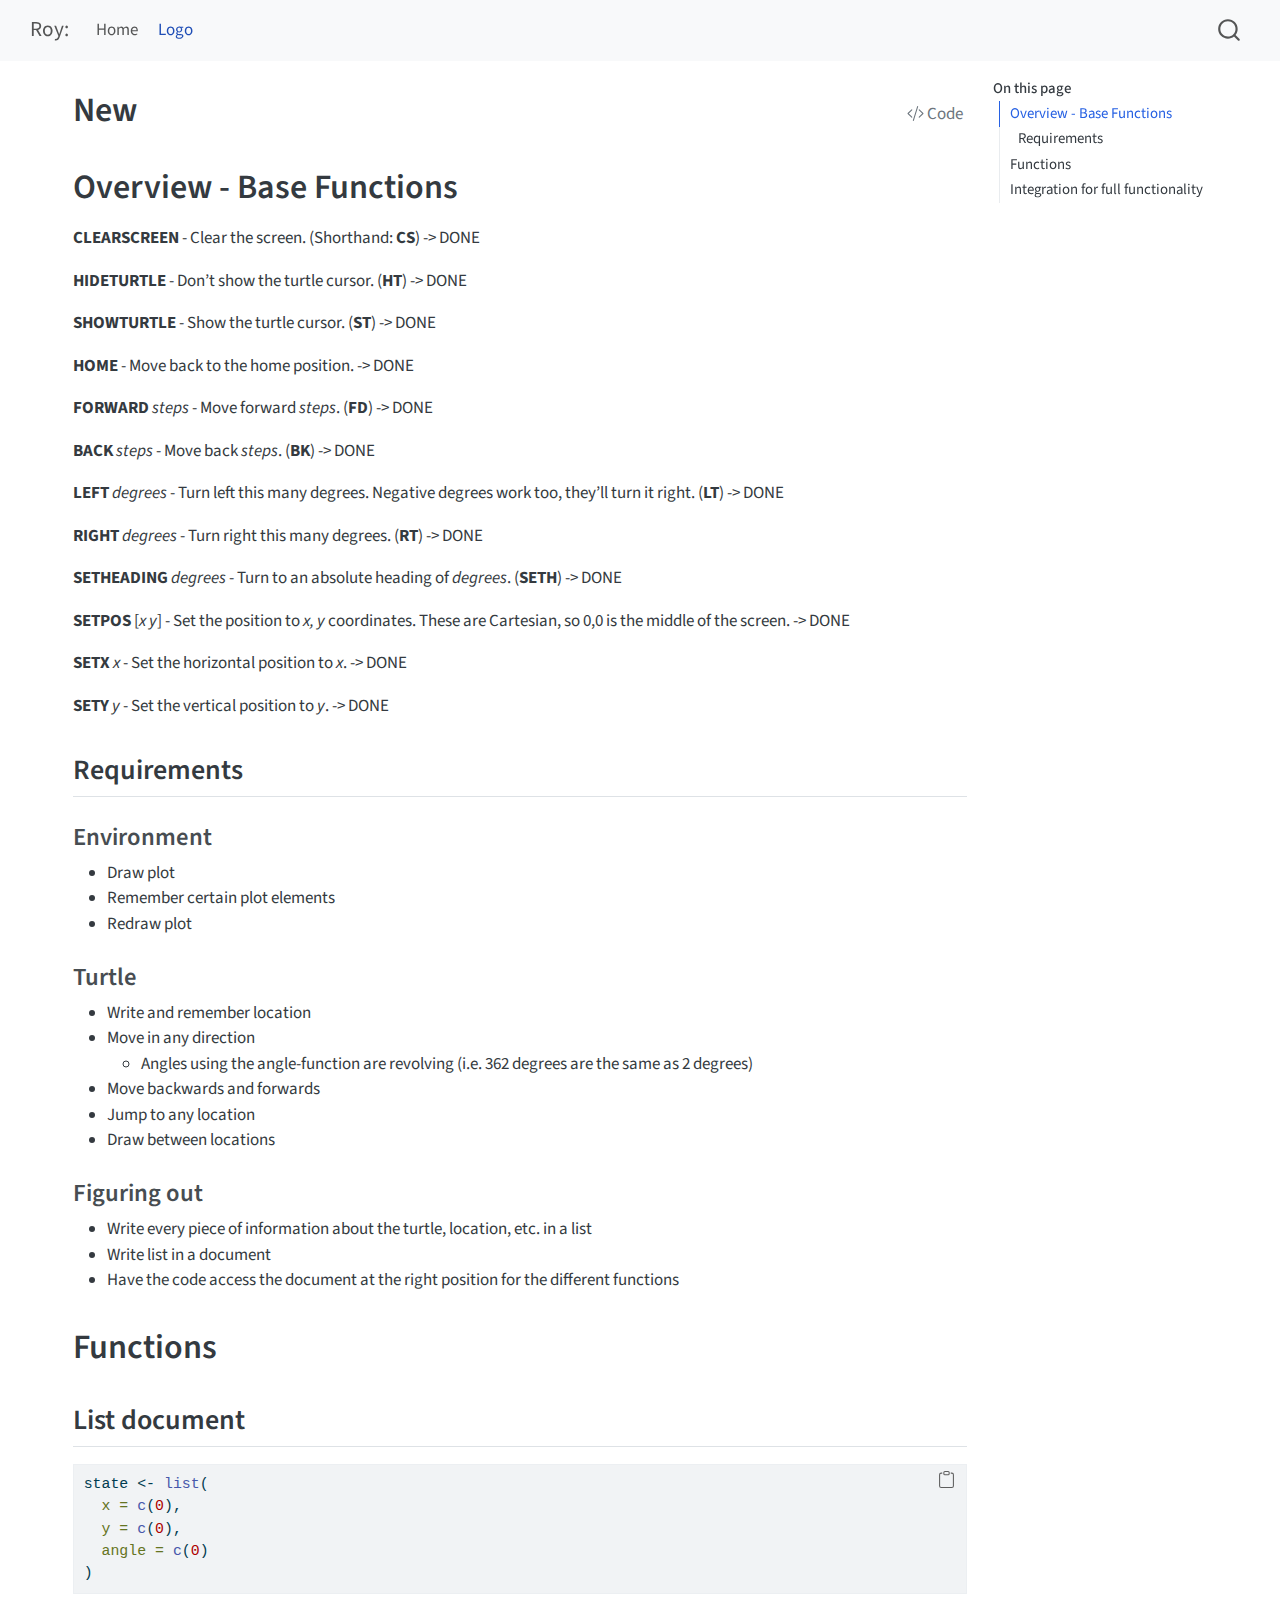
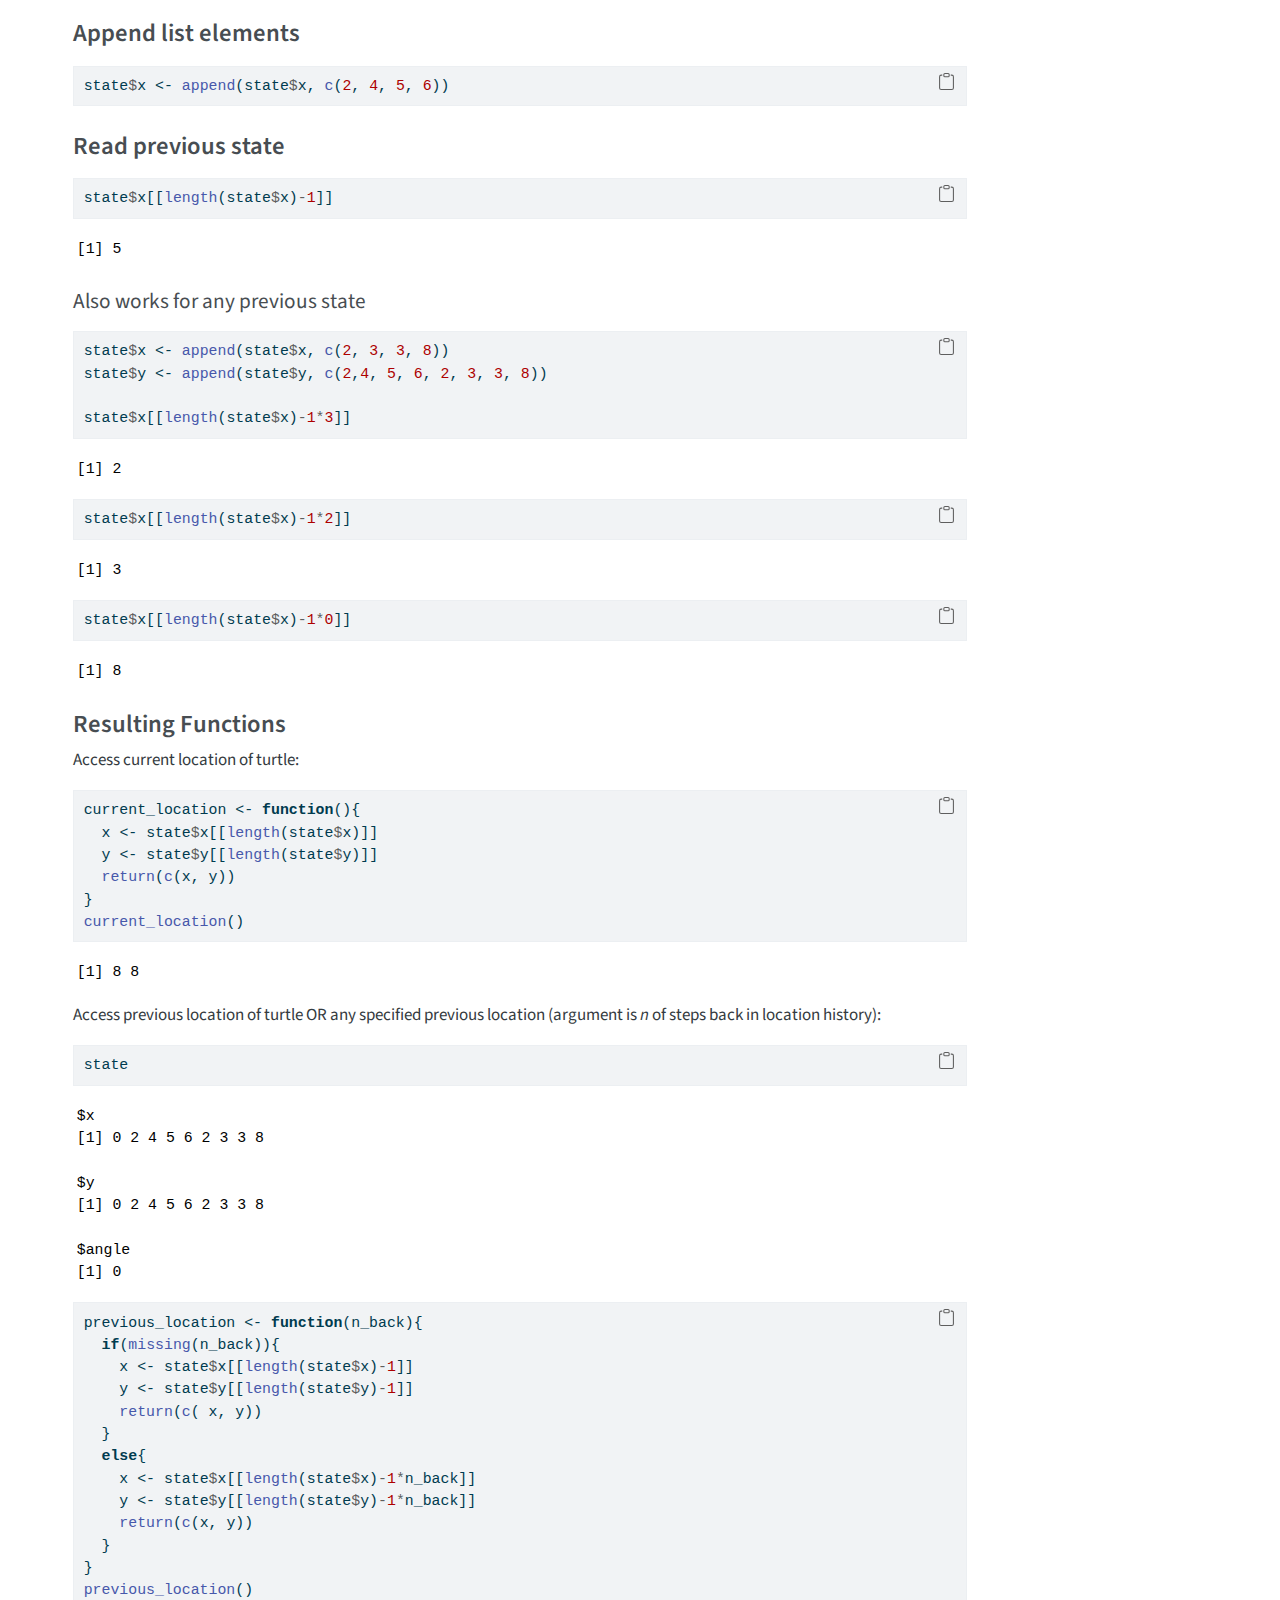
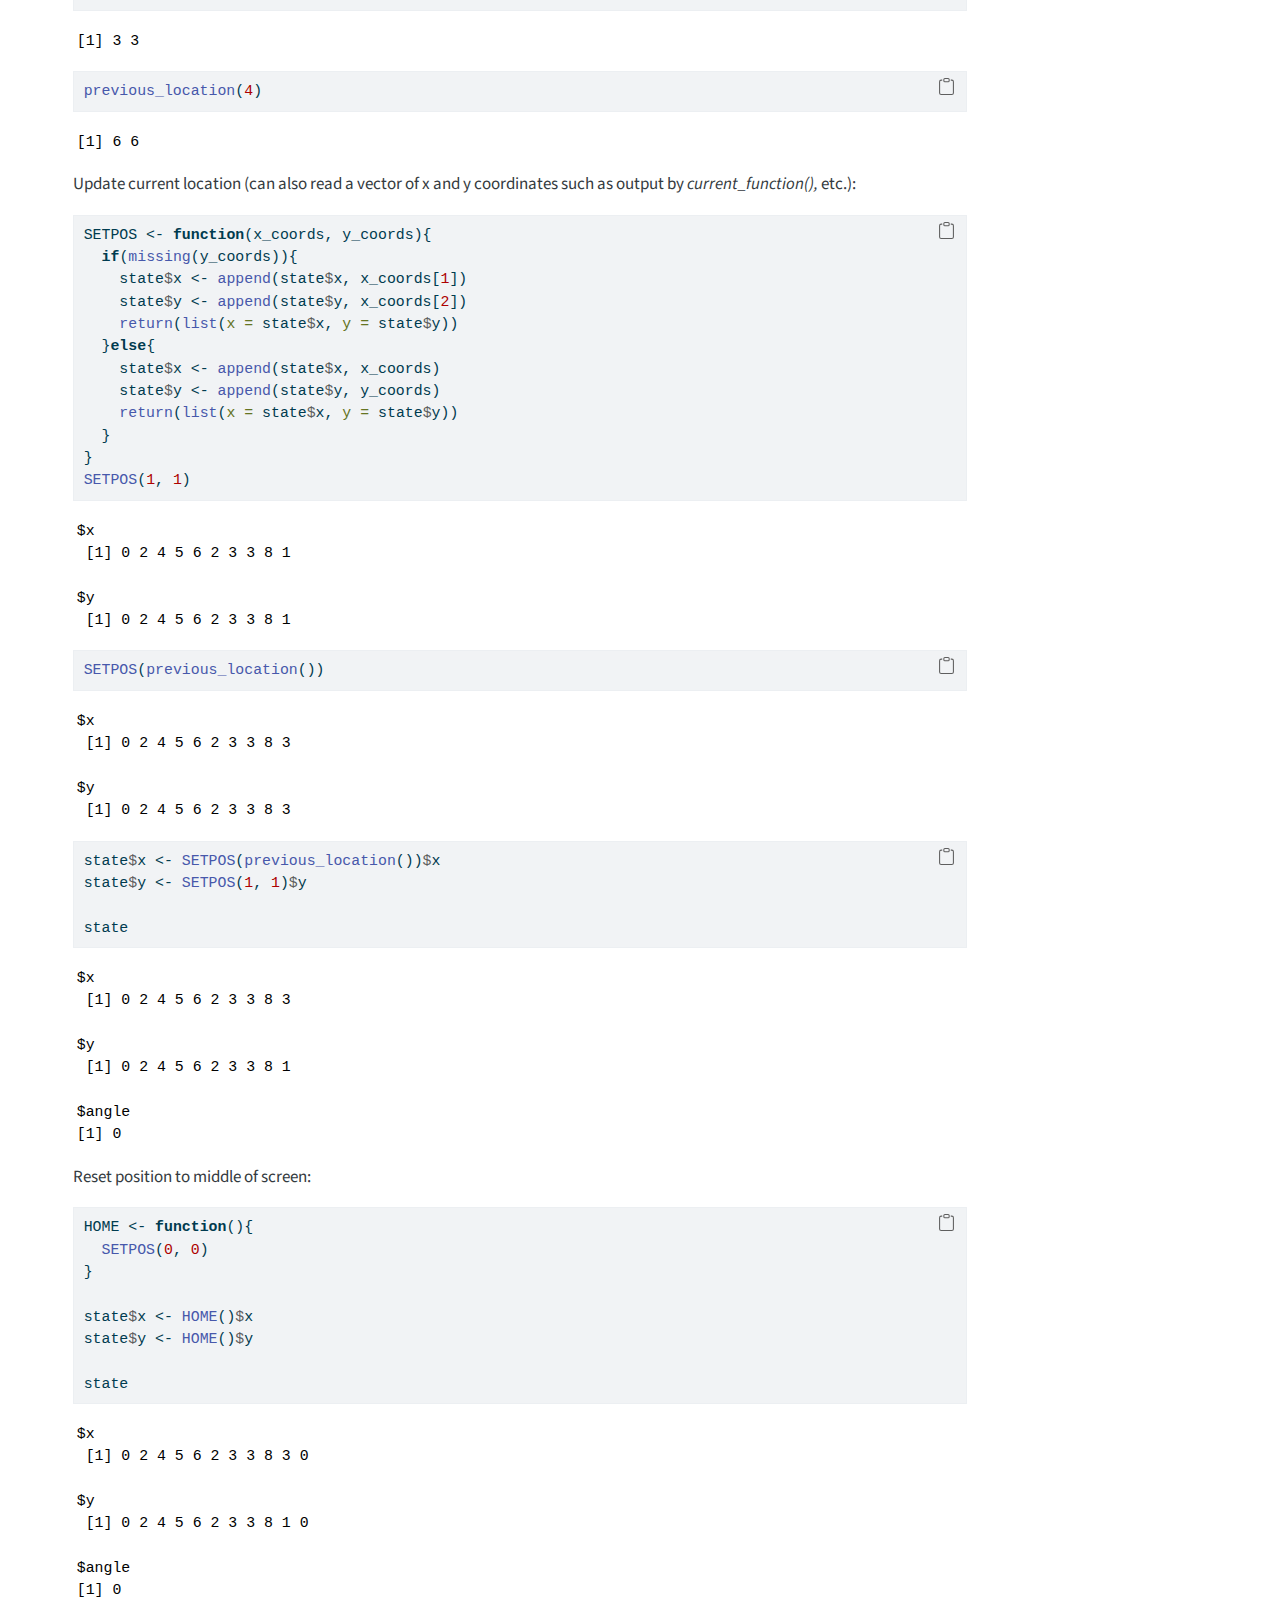
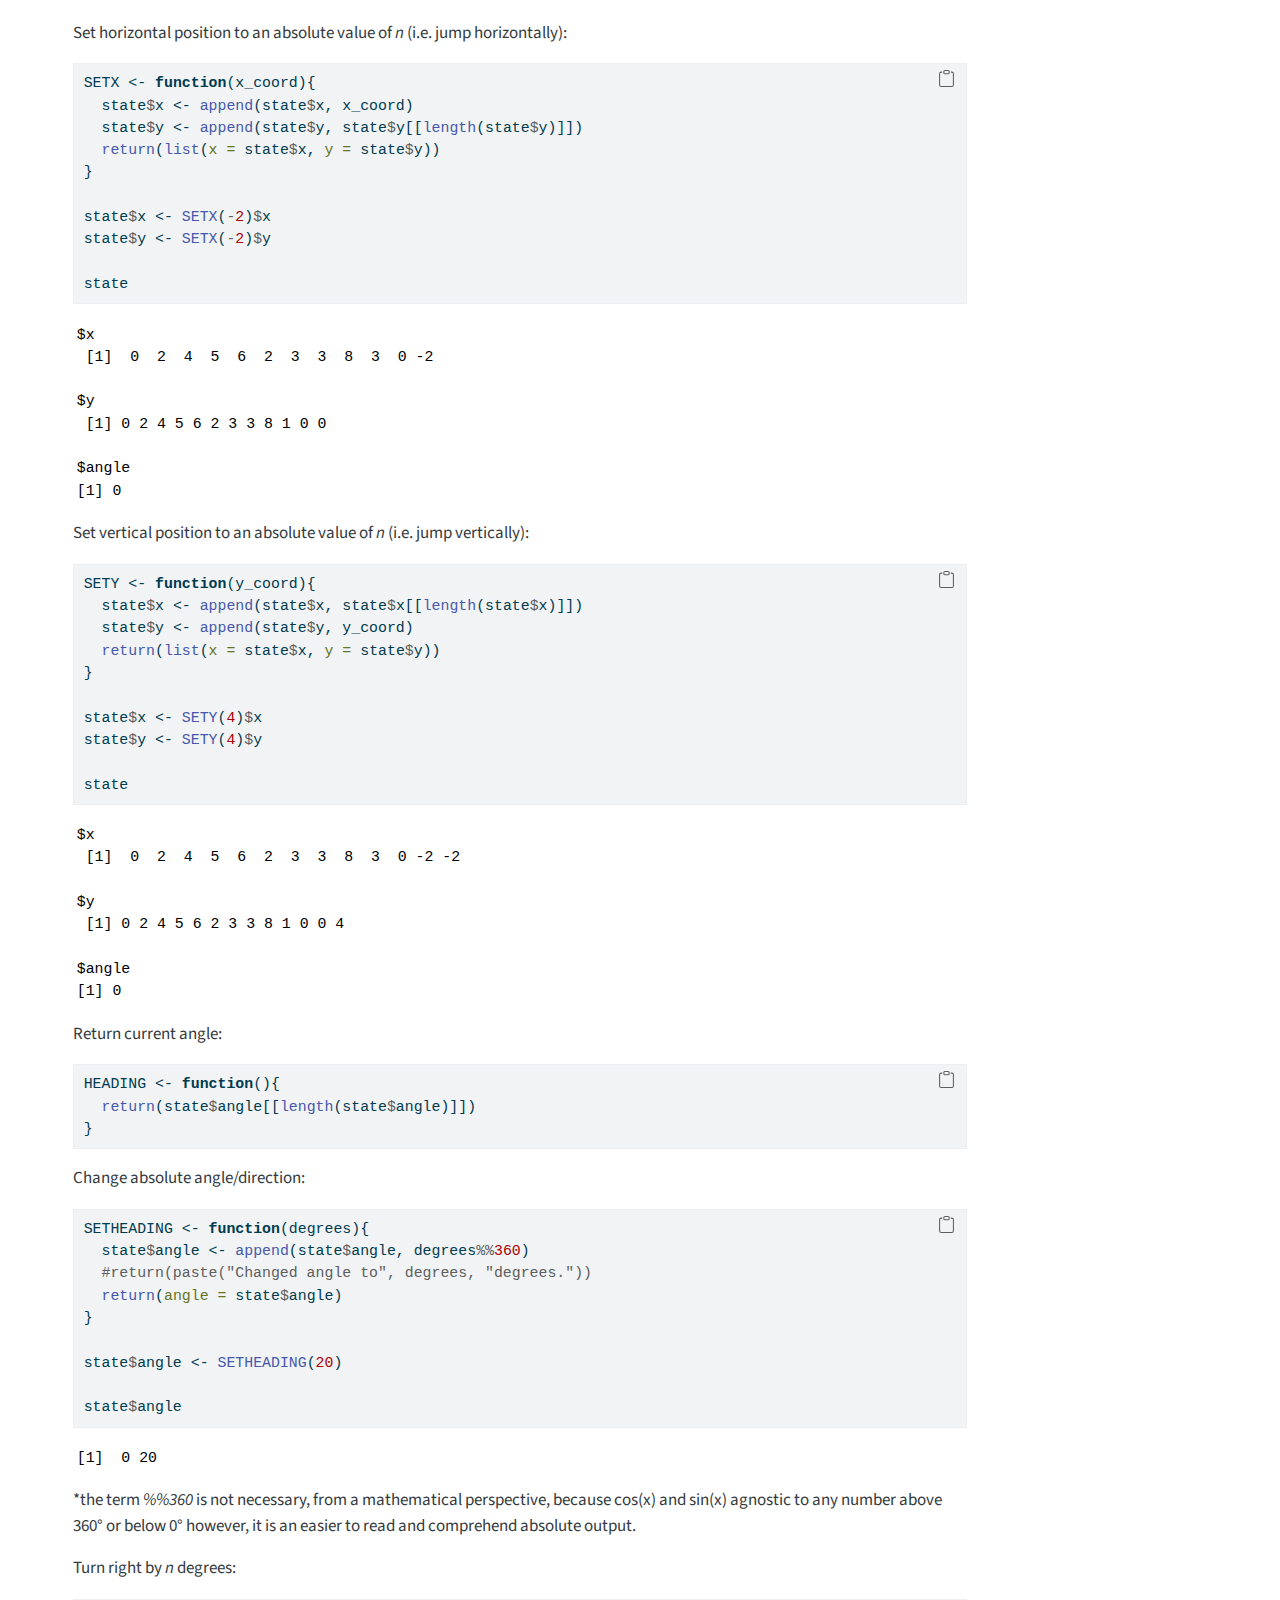
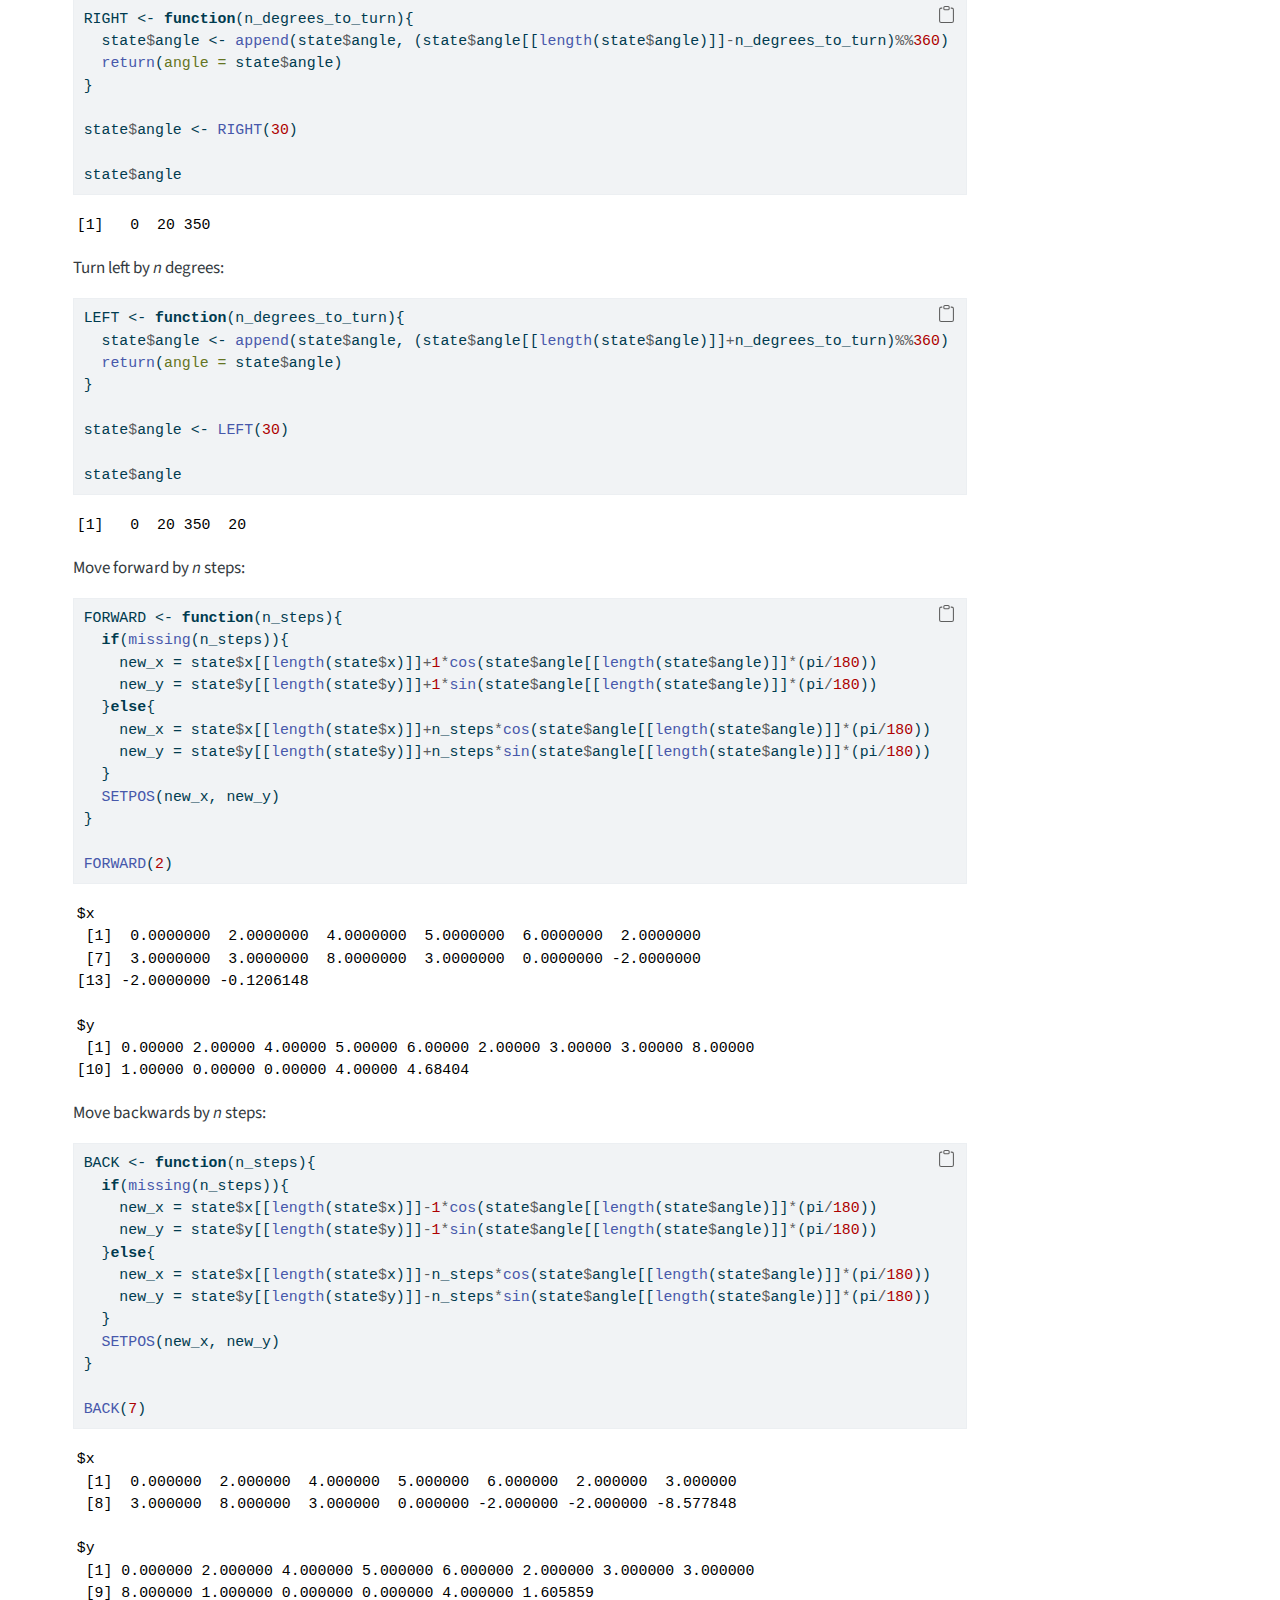
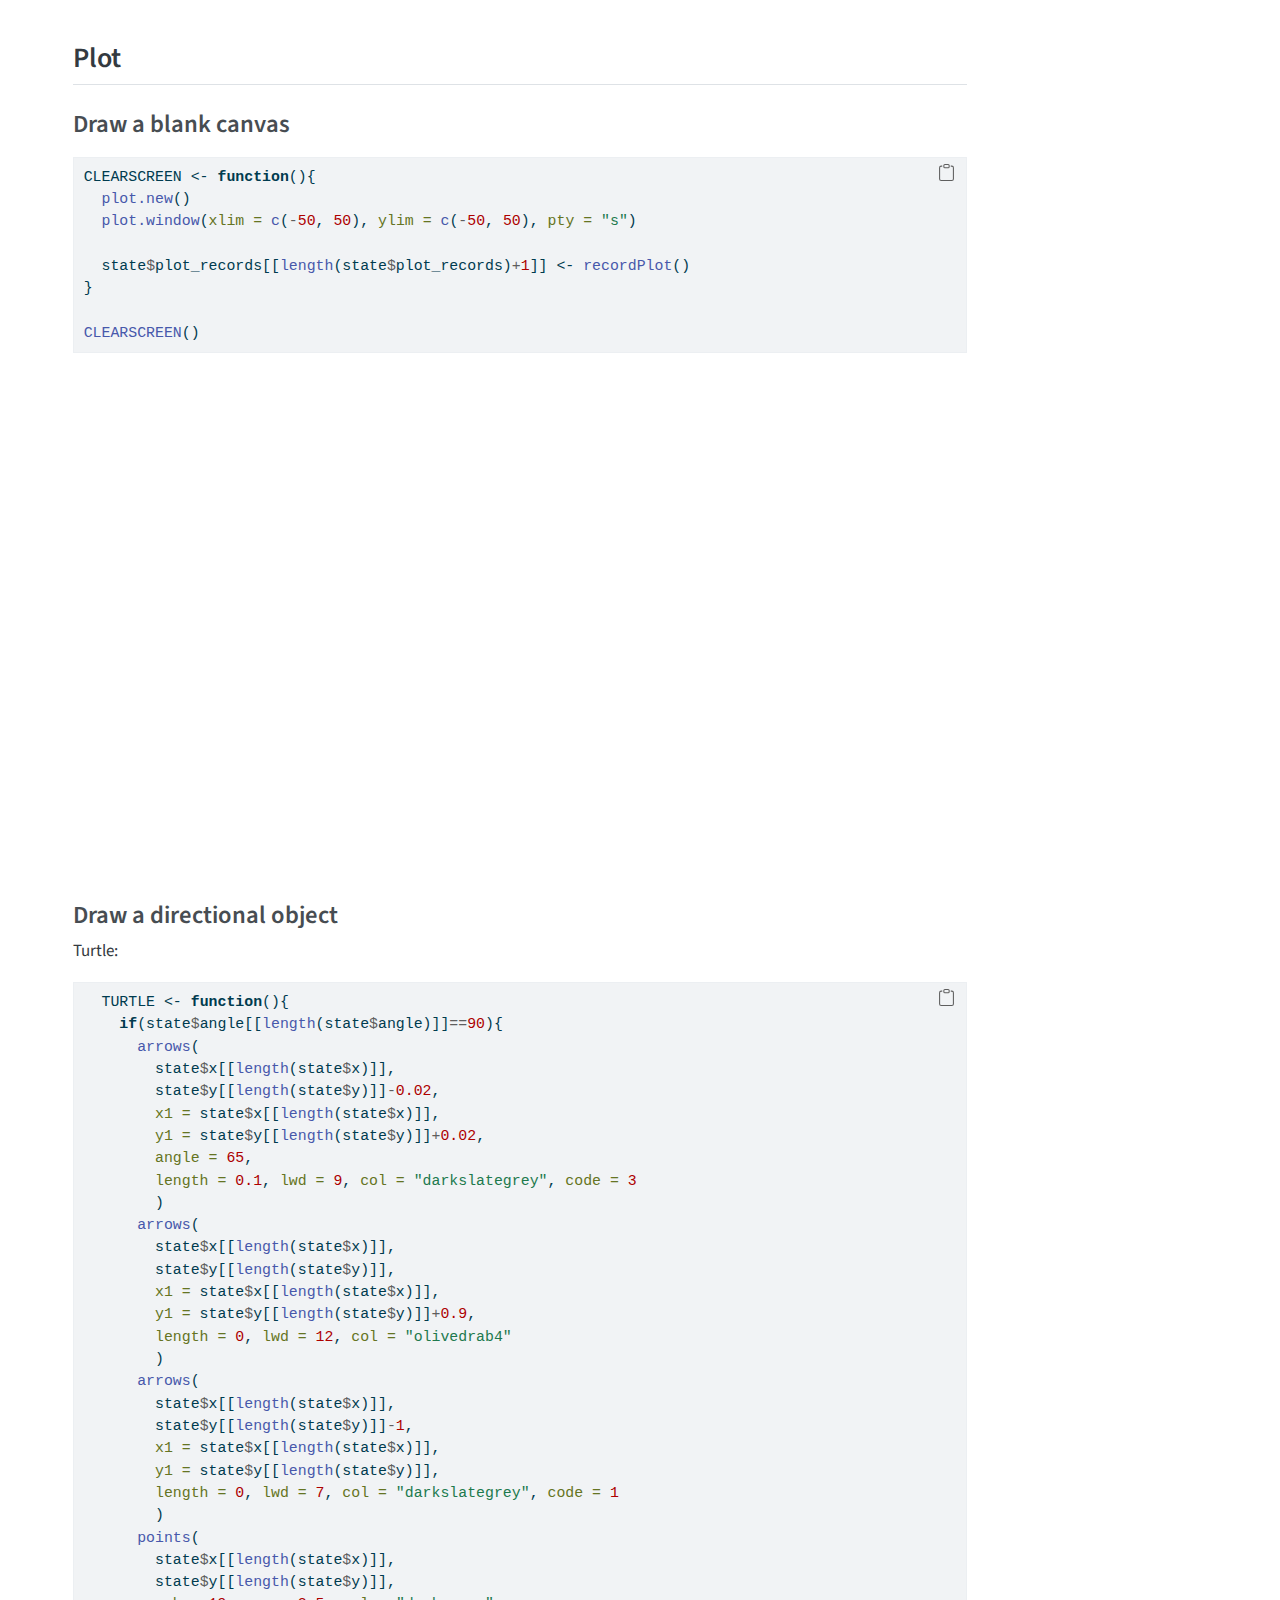
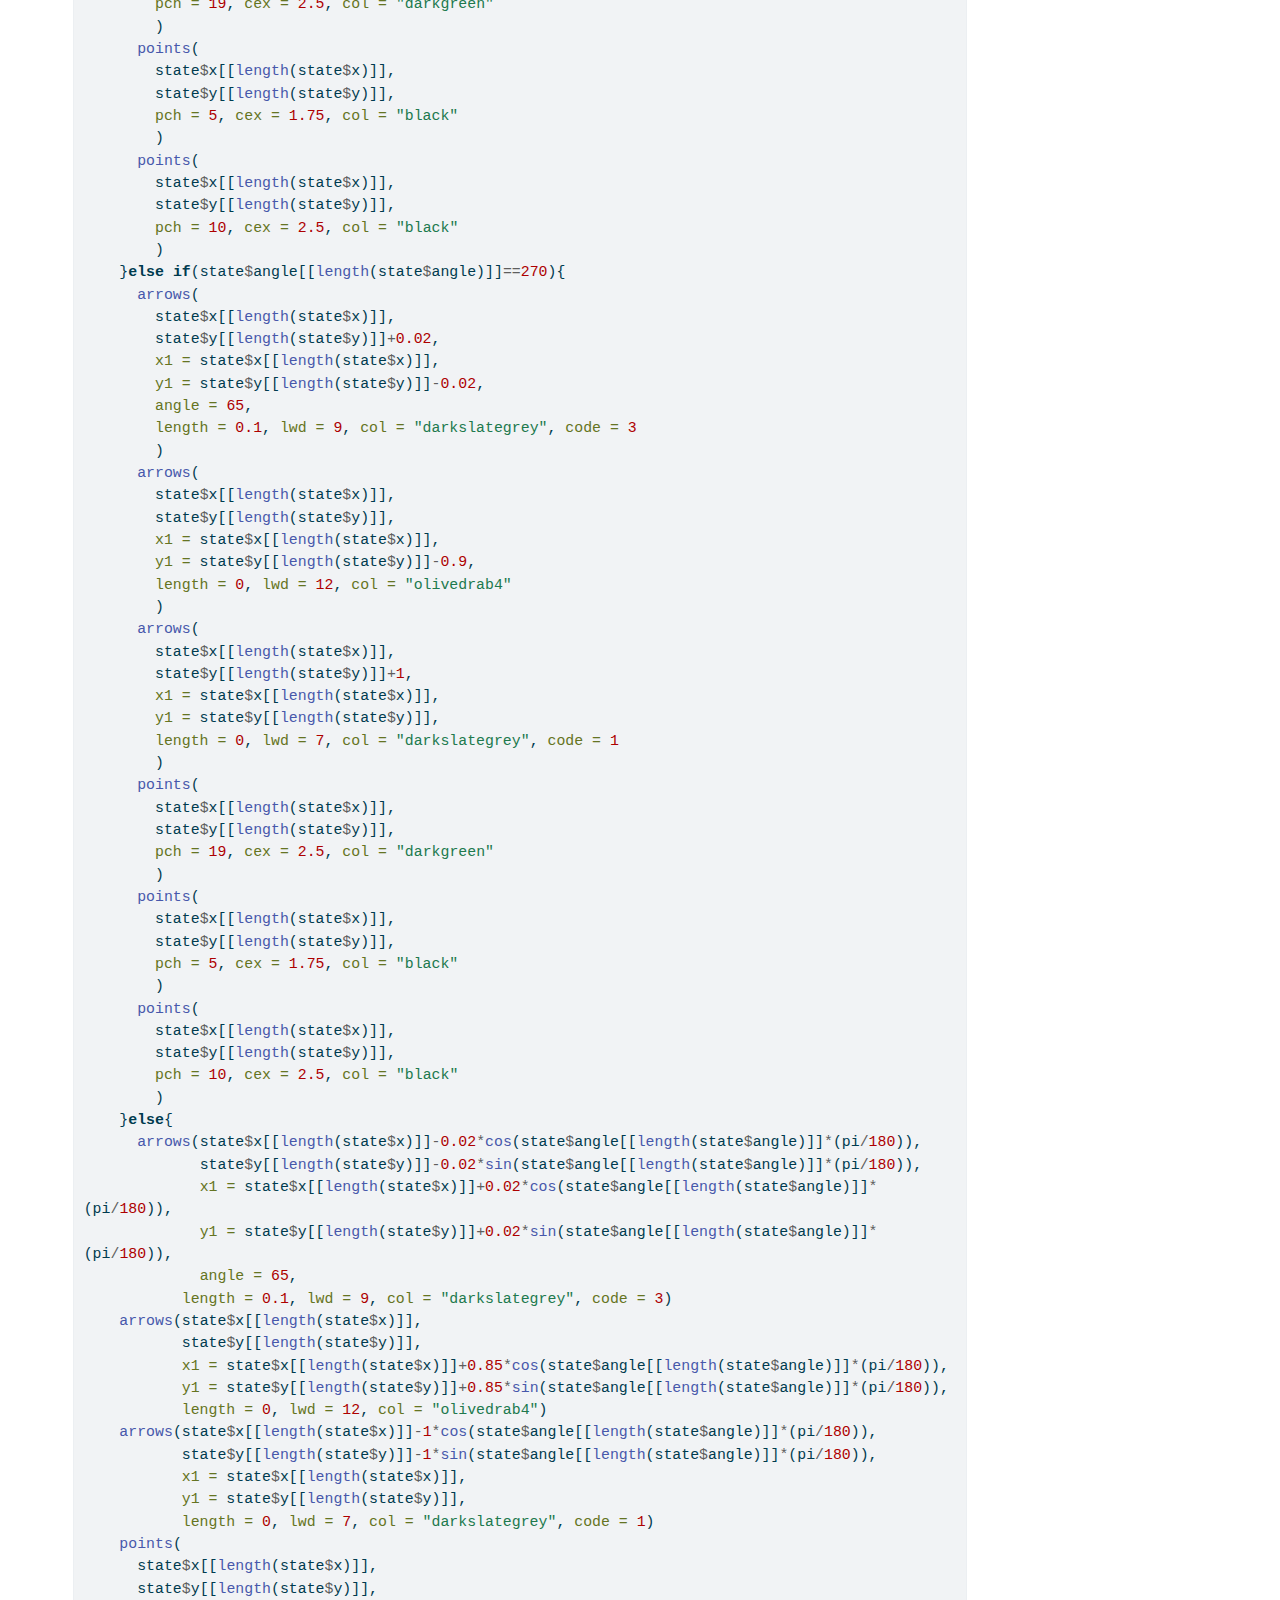
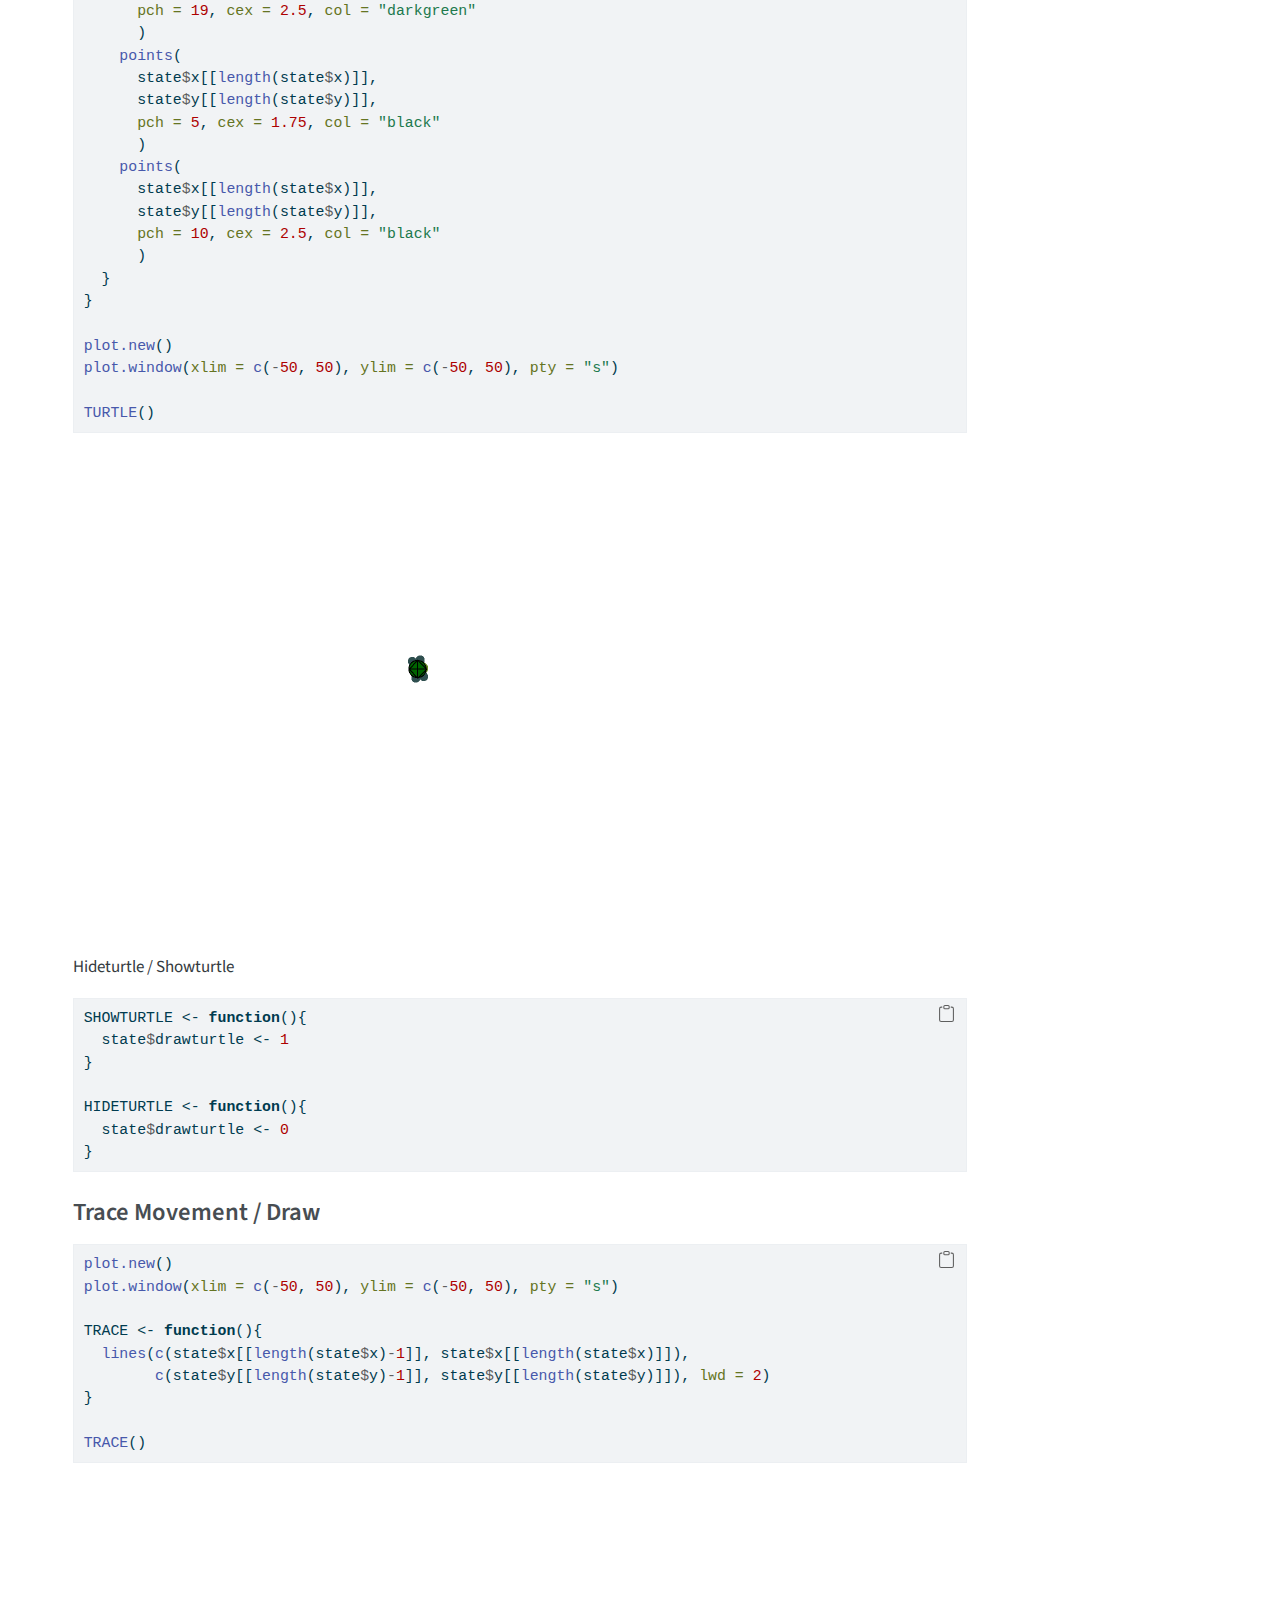
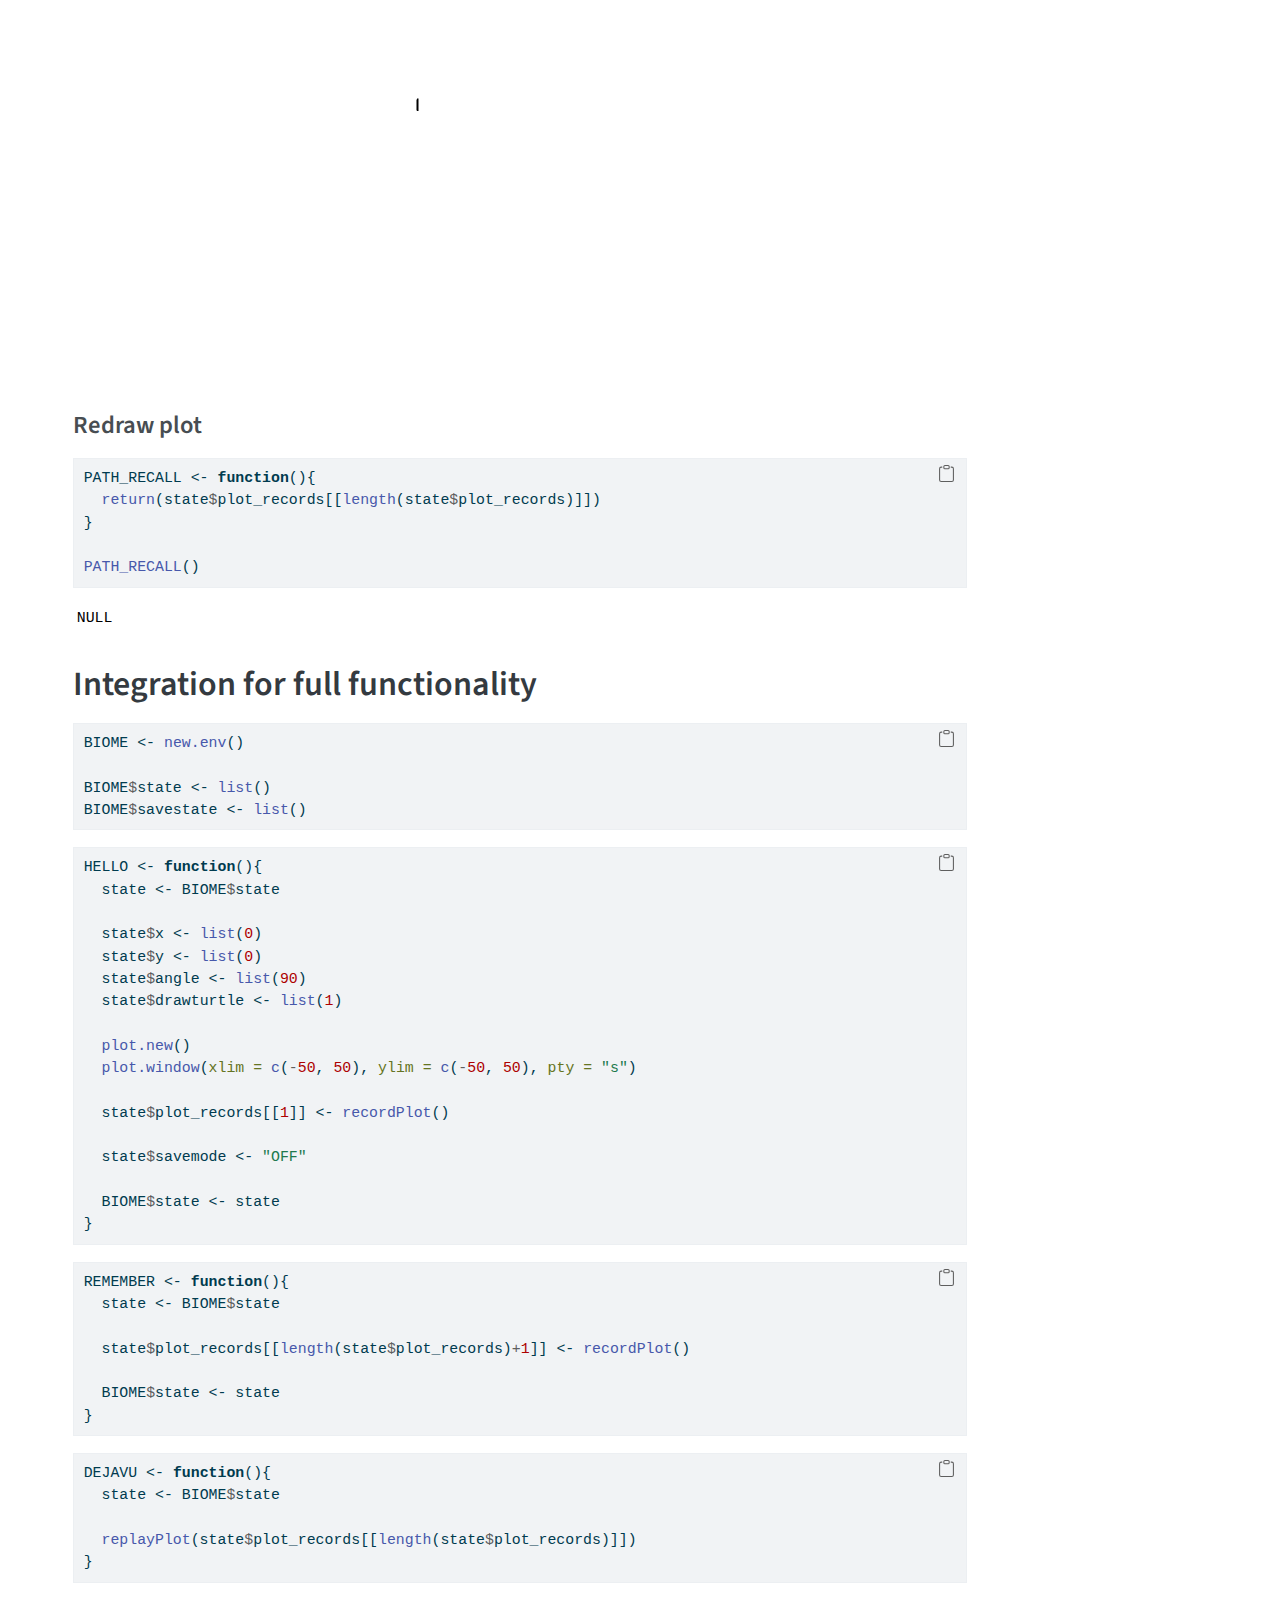
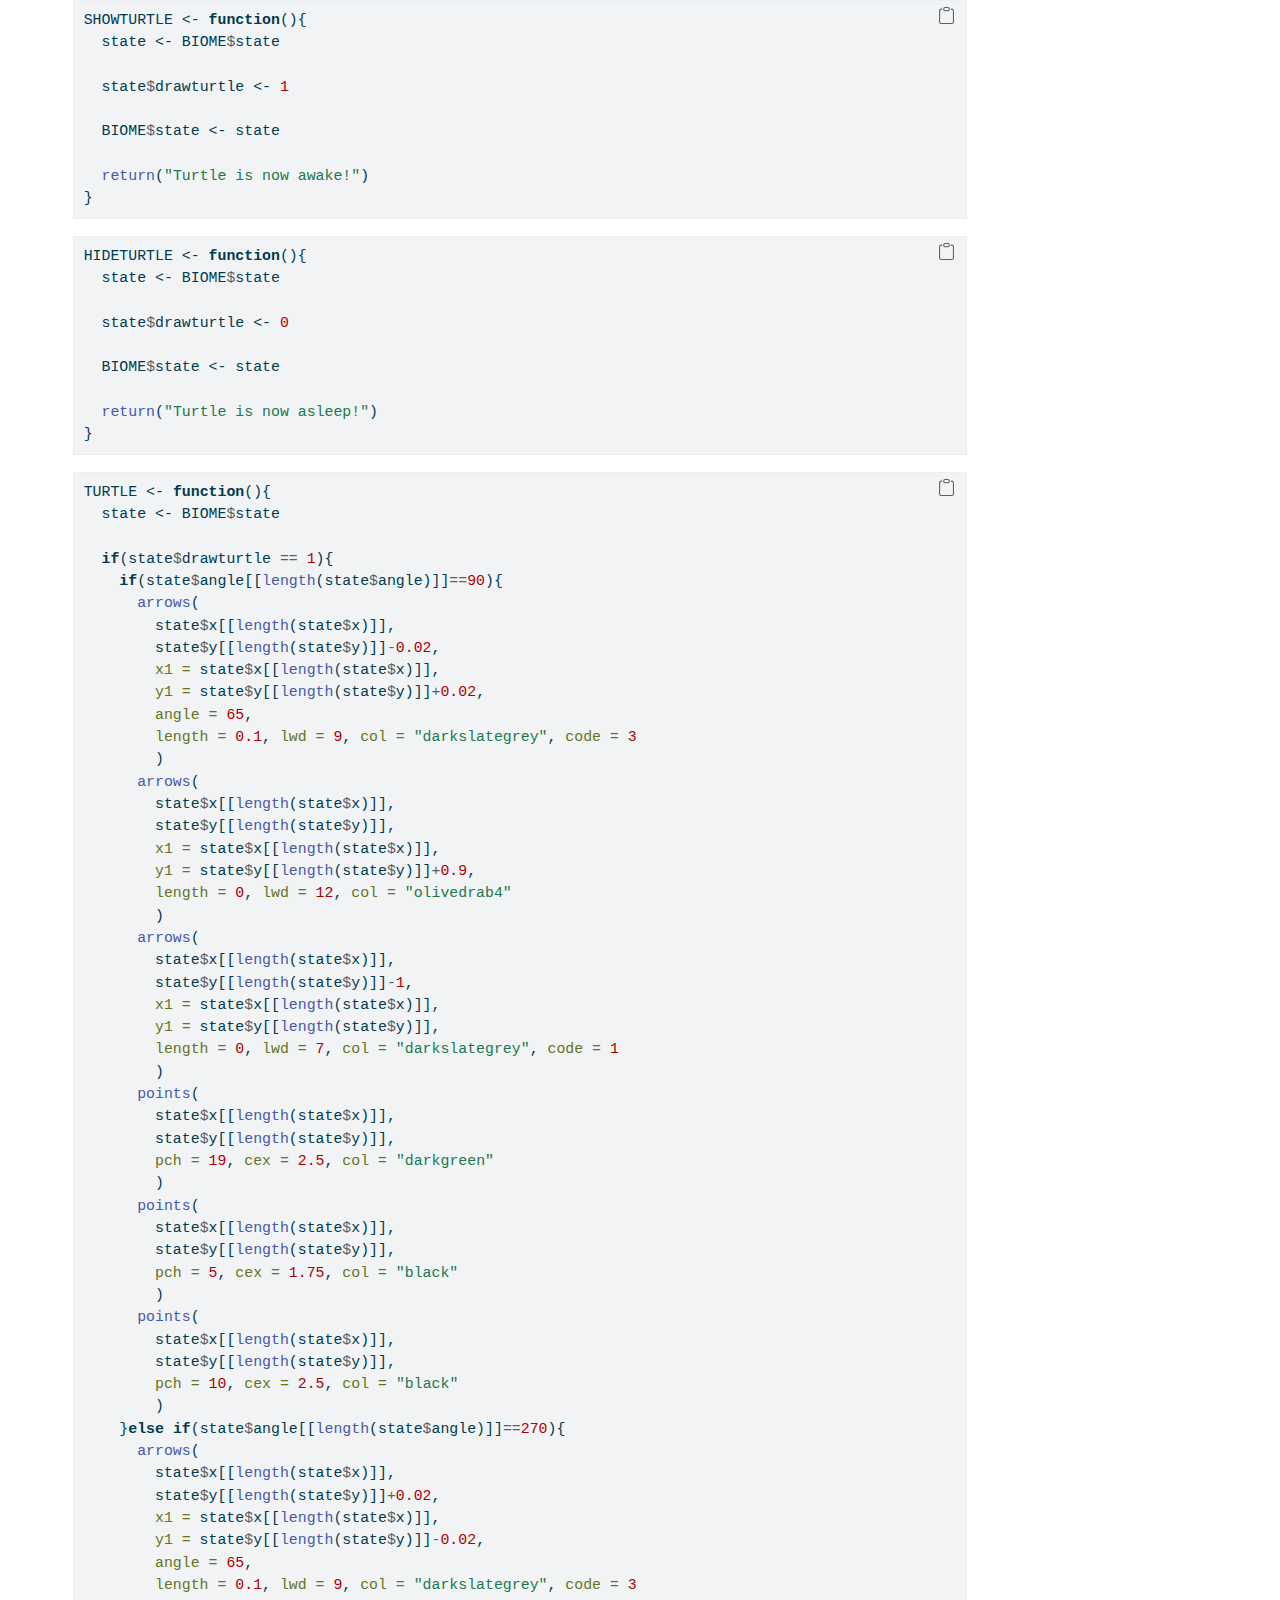
<file: docs/Documentation/New.html>
<!DOCTYPE html>
<html xmlns="http://www.w3.org/1999/xhtml" lang="en" xml:lang="en"><head>

<meta charset="utf-8">
<meta name="generator" content="quarto-1.6.42">

<meta name="viewport" content="width=device-width, initial-scale=1.0, user-scalable=yes">


<title>New – Roy:</title>
<style>
code{white-space: pre-wrap;}
span.smallcaps{font-variant: small-caps;}
div.columns{display: flex; gap: min(4vw, 1.5em);}
div.column{flex: auto; overflow-x: auto;}
div.hanging-indent{margin-left: 1.5em; text-indent: -1.5em;}
ul.task-list{list-style: none;}
ul.task-list li input[type="checkbox"] {
  width: 0.8em;
  margin: 0 0.8em 0.2em -1em; /* quarto-specific, see https://github.com/quarto-dev/quarto-cli/issues/4556 */ 
  vertical-align: middle;
}
/* CSS for syntax highlighting */
pre > code.sourceCode { white-space: pre; position: relative; }
pre > code.sourceCode > span { line-height: 1.25; }
pre > code.sourceCode > span:empty { height: 1.2em; }
.sourceCode { overflow: visible; }
code.sourceCode > span { color: inherit; text-decoration: inherit; }
div.sourceCode { margin: 1em 0; }
pre.sourceCode { margin: 0; }
@media screen {
div.sourceCode { overflow: auto; }
}
@media print {
pre > code.sourceCode { white-space: pre-wrap; }
pre > code.sourceCode > span { display: inline-block; text-indent: -5em; padding-left: 5em; }
}
pre.numberSource code
  { counter-reset: source-line 0; }
pre.numberSource code > span
  { position: relative; left: -4em; counter-increment: source-line; }
pre.numberSource code > span > a:first-child::before
  { content: counter(source-line);
    position: relative; left: -1em; text-align: right; vertical-align: baseline;
    border: none; display: inline-block;
    -webkit-touch-callout: none; -webkit-user-select: none;
    -khtml-user-select: none; -moz-user-select: none;
    -ms-user-select: none; user-select: none;
    padding: 0 4px; width: 4em;
  }
pre.numberSource { margin-left: 3em;  padding-left: 4px; }
div.sourceCode
  {   }
@media screen {
pre > code.sourceCode > span > a:first-child::before { text-decoration: underline; }
}
</style>


<script src="../site_libs/quarto-nav/quarto-nav.js"></script>
<script src="../site_libs/quarto-nav/headroom.min.js"></script>
<script src="../site_libs/clipboard/clipboard.min.js"></script>
<script src="../site_libs/quarto-search/autocomplete.umd.js"></script>
<script src="../site_libs/quarto-search/fuse.min.js"></script>
<script src="../site_libs/quarto-search/quarto-search.js"></script>
<meta name="quarto:offset" content="../">
<script src="../site_libs/quarto-html/quarto.js"></script>
<script src="../site_libs/quarto-html/popper.min.js"></script>
<script src="../site_libs/quarto-html/tippy.umd.min.js"></script>
<script src="../site_libs/quarto-html/anchor.min.js"></script>
<link href="../site_libs/quarto-html/tippy.css" rel="stylesheet">
<link href="../site_libs/quarto-html/quarto-syntax-highlighting-2f5df379a58b258e96c21c0638c20c03.css" rel="stylesheet" id="quarto-text-highlighting-styles">
<script src="../site_libs/bootstrap/bootstrap.min.js"></script>
<link href="../site_libs/bootstrap/bootstrap-icons.css" rel="stylesheet">
<link href="../site_libs/bootstrap/bootstrap-94164ae534b4afe92a1a950a95353526.min.css" rel="stylesheet" append-hash="true" id="quarto-bootstrap" data-mode="light">
<script id="quarto-search-options" type="application/json">{
  "location": "navbar",
  "copy-button": false,
  "collapse-after": 3,
  "panel-placement": "end",
  "type": "overlay",
  "limit": 50,
  "keyboard-shortcut": [
    "f",
    "/",
    "s"
  ],
  "show-item-context": false,
  "language": {
    "search-no-results-text": "No results",
    "search-matching-documents-text": "matching documents",
    "search-copy-link-title": "Copy link to search",
    "search-hide-matches-text": "Hide additional matches",
    "search-more-match-text": "more match in this document",
    "search-more-matches-text": "more matches in this document",
    "search-clear-button-title": "Clear",
    "search-text-placeholder": "",
    "search-detached-cancel-button-title": "Cancel",
    "search-submit-button-title": "Submit",
    "search-label": "Search"
  }
}</script>


<link rel="stylesheet" href="../styles.css">
</head>

<body class="nav-fixed">

<div id="quarto-search-results"></div>
  <header id="quarto-header" class="headroom fixed-top">
    <nav class="navbar navbar-expand-lg " data-bs-theme="dark">
      <div class="navbar-container container-fluid">
      <div class="navbar-brand-container mx-auto">
    <a class="navbar-brand" href="../index.html">
    <span class="navbar-title">Roy:</span>
    </a>
  </div>
            <div id="quarto-search" class="" title="Search"></div>
          <button class="navbar-toggler" type="button" data-bs-toggle="collapse" data-bs-target="#navbarCollapse" aria-controls="navbarCollapse" role="menu" aria-expanded="false" aria-label="Toggle navigation" onclick="if (window.quartoToggleHeadroom) { window.quartoToggleHeadroom(); }">
  <span class="navbar-toggler-icon"></span>
</button>
          <div class="collapse navbar-collapse" id="navbarCollapse">
            <ul class="navbar-nav navbar-nav-scroll me-auto">
  <li class="nav-item">
    <a class="nav-link" href="../index.html"> 
<span class="menu-text">Home</span></a>
  </li>  
  <li class="nav-item">
    <a class="nav-link active" href="../Documentation/New.html" aria-current="page"> 
<span class="menu-text">Logo</span></a>
  </li>  
</ul>
          </div> <!-- /navcollapse -->
            <div class="quarto-navbar-tools">
</div>
      </div> <!-- /container-fluid -->
    </nav>
</header>
<!-- content -->
<div id="quarto-content" class="quarto-container page-columns page-rows-contents page-layout-full page-navbar">
<!-- sidebar -->
<!-- margin-sidebar -->
    <div id="quarto-margin-sidebar" class="sidebar margin-sidebar">
        <nav id="TOC" role="doc-toc" class="toc-active">
    <h2 id="toc-title">On this page</h2>
   
  <ul>
  <li><a href="#overview---base-functions" id="toc-overview---base-functions" class="nav-link active" data-scroll-target="#overview---base-functions">Overview - Base Functions</a>
  <ul class="collapse">
  <li><a href="#requirements" id="toc-requirements" class="nav-link" data-scroll-target="#requirements">Requirements</a>
  <ul class="collapse">
  <li><a href="#environment" id="toc-environment" class="nav-link" data-scroll-target="#environment">Environment</a></li>
  <li><a href="#turtle" id="toc-turtle" class="nav-link" data-scroll-target="#turtle">Turtle</a></li>
  <li><a href="#figuring-out" id="toc-figuring-out" class="nav-link" data-scroll-target="#figuring-out">Figuring out</a></li>
  </ul></li>
  </ul></li>
  <li><a href="#functions" id="toc-functions" class="nav-link" data-scroll-target="#functions">Functions</a>
  <ul class="collapse">
  <li><a href="#list-document" id="toc-list-document" class="nav-link" data-scroll-target="#list-document">List document</a>
  <ul class="collapse">
  <li><a href="#append-list-elements" id="toc-append-list-elements" class="nav-link" data-scroll-target="#append-list-elements">Append list elements</a></li>
  <li><a href="#read-previous-state" id="toc-read-previous-state" class="nav-link" data-scroll-target="#read-previous-state">Read previous state</a></li>
  <li><a href="#resulting-functions" id="toc-resulting-functions" class="nav-link" data-scroll-target="#resulting-functions">Resulting Functions</a></li>
  </ul></li>
  <li><a href="#plot" id="toc-plot" class="nav-link" data-scroll-target="#plot">Plot</a>
  <ul class="collapse">
  <li><a href="#draw-a-blank-canvas" id="toc-draw-a-blank-canvas" class="nav-link" data-scroll-target="#draw-a-blank-canvas">Draw a blank canvas</a></li>
  <li><a href="#draw-a-directional-object" id="toc-draw-a-directional-object" class="nav-link" data-scroll-target="#draw-a-directional-object">Draw a directional object</a></li>
  <li><a href="#trace-movement-draw" id="toc-trace-movement-draw" class="nav-link" data-scroll-target="#trace-movement-draw">Trace Movement / Draw</a></li>
  <li><a href="#redraw-plot" id="toc-redraw-plot" class="nav-link" data-scroll-target="#redraw-plot">Redraw plot</a></li>
  </ul></li>
  </ul></li>
  <li><a href="#integration-for-full-functionality" id="toc-integration-for-full-functionality" class="nav-link" data-scroll-target="#integration-for-full-functionality">Integration for full functionality</a>
  <ul class="collapse">
  <li><a href="#optimization-goals" id="toc-optimization-goals" class="nav-link" data-scroll-target="#optimization-goals">Optimization Goals</a>
  <ul class="collapse">
  <li><a href="#optimization" id="toc-optimization" class="nav-link" data-scroll-target="#optimization">Optimization</a></li>
  </ul></li>
  </ul></li>
  </ul>
</nav>
    </div>
<!-- main -->
<main class="content column-page-left" id="quarto-document-content">

<header id="title-block-header" class="quarto-title-block default">
<div class="quarto-title">
<div class="quarto-title-block"><div><h1 class="title">New</h1><button type="button" class="btn code-tools-button" id="quarto-code-tools-source"><i class="bi"></i> Code</button></div></div>
</div>



<div class="quarto-title-meta column-page-left">

    
  
    
  </div>
  


</header>


<section id="overview---base-functions" class="level1">
<h1>Overview - Base Functions</h1>
<p><strong>CLEARSCREEN</strong> - Clear the screen. (Shorthand: <strong>CS</strong>) -&gt; DONE</p>
<p><strong>HIDETURTLE</strong> - Don’t show the turtle cursor. (<strong>HT</strong>) -&gt; DONE</p>
<p><strong>SHOWTURTLE</strong> - Show the turtle cursor. (<strong>ST</strong>) -&gt; DONE</p>
<p><strong>HOME</strong> - Move back to the home position. -&gt; DONE</p>
<p><strong>FORWARD</strong> <em>steps</em> - Move forward <em>steps</em>. (<strong>FD</strong>) -&gt; DONE</p>
<p><strong>BACK</strong> <em>steps</em> - Move back <em>steps</em>. (<strong>BK</strong>) -&gt; DONE</p>
<p><strong>LEFT</strong> <em>degrees</em> - Turn left this many degrees. Negative degrees work too, they’ll turn it right. (<strong>LT</strong>) -&gt; DONE</p>
<p><strong>RIGHT</strong> <em>degrees</em> - Turn right this many degrees. (<strong>RT</strong>) -&gt; DONE</p>
<p><strong>SETHEADING</strong> <em>degrees</em> - Turn to an absolute heading of <em>degrees</em>. (<strong>SETH</strong>) -&gt; DONE</p>
<p><strong>SETPOS</strong> [<em>x y</em>] - Set the position to <em>x, y</em> coordinates. These are Cartesian, so 0,0 is the middle of the screen. -&gt; DONE</p>
<p><strong>SETX</strong> <em>x</em> - Set the horizontal position to <em>x</em>. -&gt; DONE</p>
<p><strong>SETY</strong> <em>y</em> - Set the vertical position to <em>y</em>. -&gt; DONE</p>
<section id="requirements" class="level2">
<h2 class="anchored" data-anchor-id="requirements">Requirements</h2>
<section id="environment" class="level3">
<h3 class="anchored" data-anchor-id="environment">Environment</h3>
<ul>
<li>Draw plot</li>
<li>Remember certain plot elements</li>
<li>Redraw plot</li>
</ul>
</section>
<section id="turtle" class="level3">
<h3 class="anchored" data-anchor-id="turtle">Turtle</h3>
<ul>
<li>Write and remember location</li>
<li>Move in any direction
<ul>
<li>Angles using the angle-function are revolving (i.e.&nbsp;362 degrees are the same as 2 degrees)</li>
</ul></li>
<li>Move backwards and forwards</li>
<li>Jump to any location</li>
<li>Draw between locations</li>
</ul>
</section>
<section id="figuring-out" class="level3">
<h3 class="anchored" data-anchor-id="figuring-out">Figuring out</h3>
<ul>
<li>Write every piece of information about the turtle, location, etc. in a list</li>
<li>Write list in a document</li>
<li>Have the code access the document at the right position for the different functions</li>
</ul>
</section>
</section>
</section>
<section id="functions" class="level1">
<h1>Functions</h1>
<section id="list-document" class="level2">
<h2 class="anchored" data-anchor-id="list-document">List document</h2>
<div class="cell">
<div class="sourceCode cell-code" id="cb1"><pre class="sourceCode r code-with-copy"><code class="sourceCode r"><span id="cb1-1"><a href="#cb1-1" aria-hidden="true" tabindex="-1"></a>state <span class="ot">&lt;-</span> <span class="fu">list</span>(</span>
<span id="cb1-2"><a href="#cb1-2" aria-hidden="true" tabindex="-1"></a>  <span class="at">x =</span> <span class="fu">c</span>(<span class="dv">0</span>),</span>
<span id="cb1-3"><a href="#cb1-3" aria-hidden="true" tabindex="-1"></a>  <span class="at">y =</span> <span class="fu">c</span>(<span class="dv">0</span>),</span>
<span id="cb1-4"><a href="#cb1-4" aria-hidden="true" tabindex="-1"></a>  <span class="at">angle =</span> <span class="fu">c</span>(<span class="dv">0</span>)</span>
<span id="cb1-5"><a href="#cb1-5" aria-hidden="true" tabindex="-1"></a>)</span></code><button title="Copy to Clipboard" class="code-copy-button"><i class="bi"></i></button></pre></div>
</div>
<section id="append-list-elements" class="level3">
<h3 class="anchored" data-anchor-id="append-list-elements">Append list elements</h3>
<div class="cell">
<div class="sourceCode cell-code" id="cb2"><pre class="sourceCode r code-with-copy"><code class="sourceCode r"><span id="cb2-1"><a href="#cb2-1" aria-hidden="true" tabindex="-1"></a>state<span class="sc">$</span>x <span class="ot">&lt;-</span> <span class="fu">append</span>(state<span class="sc">$</span>x, <span class="fu">c</span>(<span class="dv">2</span>, <span class="dv">4</span>, <span class="dv">5</span>, <span class="dv">6</span>))</span></code><button title="Copy to Clipboard" class="code-copy-button"><i class="bi"></i></button></pre></div>
</div>
</section>
<section id="read-previous-state" class="level3">
<h3 class="anchored" data-anchor-id="read-previous-state">Read previous state</h3>
<div class="cell">
<div class="sourceCode cell-code" id="cb3"><pre class="sourceCode r code-with-copy"><code class="sourceCode r"><span id="cb3-1"><a href="#cb3-1" aria-hidden="true" tabindex="-1"></a>state<span class="sc">$</span>x[[<span class="fu">length</span>(state<span class="sc">$</span>x)<span class="sc">-</span><span class="dv">1</span>]]</span></code><button title="Copy to Clipboard" class="code-copy-button"><i class="bi"></i></button></pre></div>
<div class="cell-output cell-output-stdout">
<pre><code>[1] 5</code></pre>
</div>
</div>
<section id="also-works-for-any-previous-state" class="level4">
<h4 class="anchored" data-anchor-id="also-works-for-any-previous-state">Also works for any previous state</h4>
<div class="cell">
<div class="sourceCode cell-code" id="cb5"><pre class="sourceCode r code-with-copy"><code class="sourceCode r"><span id="cb5-1"><a href="#cb5-1" aria-hidden="true" tabindex="-1"></a>state<span class="sc">$</span>x <span class="ot">&lt;-</span> <span class="fu">append</span>(state<span class="sc">$</span>x, <span class="fu">c</span>(<span class="dv">2</span>, <span class="dv">3</span>, <span class="dv">3</span>, <span class="dv">8</span>))</span>
<span id="cb5-2"><a href="#cb5-2" aria-hidden="true" tabindex="-1"></a>state<span class="sc">$</span>y <span class="ot">&lt;-</span> <span class="fu">append</span>(state<span class="sc">$</span>y, <span class="fu">c</span>(<span class="dv">2</span>,<span class="dv">4</span>, <span class="dv">5</span>, <span class="dv">6</span>, <span class="dv">2</span>, <span class="dv">3</span>, <span class="dv">3</span>, <span class="dv">8</span>))</span>
<span id="cb5-3"><a href="#cb5-3" aria-hidden="true" tabindex="-1"></a></span>
<span id="cb5-4"><a href="#cb5-4" aria-hidden="true" tabindex="-1"></a>state<span class="sc">$</span>x[[<span class="fu">length</span>(state<span class="sc">$</span>x)<span class="sc">-</span><span class="dv">1</span><span class="sc">*</span><span class="dv">3</span>]]</span></code><button title="Copy to Clipboard" class="code-copy-button"><i class="bi"></i></button></pre></div>
<div class="cell-output cell-output-stdout">
<pre><code>[1] 2</code></pre>
</div>
<div class="sourceCode cell-code" id="cb7"><pre class="sourceCode r code-with-copy"><code class="sourceCode r"><span id="cb7-1"><a href="#cb7-1" aria-hidden="true" tabindex="-1"></a>state<span class="sc">$</span>x[[<span class="fu">length</span>(state<span class="sc">$</span>x)<span class="sc">-</span><span class="dv">1</span><span class="sc">*</span><span class="dv">2</span>]]</span></code><button title="Copy to Clipboard" class="code-copy-button"><i class="bi"></i></button></pre></div>
<div class="cell-output cell-output-stdout">
<pre><code>[1] 3</code></pre>
</div>
<div class="sourceCode cell-code" id="cb9"><pre class="sourceCode r code-with-copy"><code class="sourceCode r"><span id="cb9-1"><a href="#cb9-1" aria-hidden="true" tabindex="-1"></a>state<span class="sc">$</span>x[[<span class="fu">length</span>(state<span class="sc">$</span>x)<span class="sc">-</span><span class="dv">1</span><span class="sc">*</span><span class="dv">0</span>]]</span></code><button title="Copy to Clipboard" class="code-copy-button"><i class="bi"></i></button></pre></div>
<div class="cell-output cell-output-stdout">
<pre><code>[1] 8</code></pre>
</div>
</div>
</section>
</section>
<section id="resulting-functions" class="level3">
<h3 class="anchored" data-anchor-id="resulting-functions">Resulting Functions</h3>
<p>Access current location of turtle:</p>
<div class="cell">
<div class="sourceCode cell-code" id="cb11"><pre class="sourceCode r code-with-copy"><code class="sourceCode r"><span id="cb11-1"><a href="#cb11-1" aria-hidden="true" tabindex="-1"></a>current_location <span class="ot">&lt;-</span> <span class="cf">function</span>(){</span>
<span id="cb11-2"><a href="#cb11-2" aria-hidden="true" tabindex="-1"></a>  x <span class="ot">&lt;-</span> state<span class="sc">$</span>x[[<span class="fu">length</span>(state<span class="sc">$</span>x)]]</span>
<span id="cb11-3"><a href="#cb11-3" aria-hidden="true" tabindex="-1"></a>  y <span class="ot">&lt;-</span> state<span class="sc">$</span>y[[<span class="fu">length</span>(state<span class="sc">$</span>y)]]</span>
<span id="cb11-4"><a href="#cb11-4" aria-hidden="true" tabindex="-1"></a>  <span class="fu">return</span>(<span class="fu">c</span>(x, y))</span>
<span id="cb11-5"><a href="#cb11-5" aria-hidden="true" tabindex="-1"></a>}</span>
<span id="cb11-6"><a href="#cb11-6" aria-hidden="true" tabindex="-1"></a><span class="fu">current_location</span>()</span></code><button title="Copy to Clipboard" class="code-copy-button"><i class="bi"></i></button></pre></div>
<div class="cell-output cell-output-stdout">
<pre><code>[1] 8 8</code></pre>
</div>
</div>
<p>Access previous location of turtle OR any specified previous location (argument is <em>n</em> of steps back in location history):</p>
<div class="cell">
<div class="sourceCode cell-code" id="cb13"><pre class="sourceCode r code-with-copy"><code class="sourceCode r"><span id="cb13-1"><a href="#cb13-1" aria-hidden="true" tabindex="-1"></a>state</span></code><button title="Copy to Clipboard" class="code-copy-button"><i class="bi"></i></button></pre></div>
<div class="cell-output cell-output-stdout">
<pre><code>$x
[1] 0 2 4 5 6 2 3 3 8

$y
[1] 0 2 4 5 6 2 3 3 8

$angle
[1] 0</code></pre>
</div>
<div class="sourceCode cell-code" id="cb15"><pre class="sourceCode r code-with-copy"><code class="sourceCode r"><span id="cb15-1"><a href="#cb15-1" aria-hidden="true" tabindex="-1"></a>previous_location <span class="ot">&lt;-</span> <span class="cf">function</span>(n_back){</span>
<span id="cb15-2"><a href="#cb15-2" aria-hidden="true" tabindex="-1"></a>  <span class="cf">if</span>(<span class="fu">missing</span>(n_back)){</span>
<span id="cb15-3"><a href="#cb15-3" aria-hidden="true" tabindex="-1"></a>    x <span class="ot">&lt;-</span> state<span class="sc">$</span>x[[<span class="fu">length</span>(state<span class="sc">$</span>x)<span class="sc">-</span><span class="dv">1</span>]]</span>
<span id="cb15-4"><a href="#cb15-4" aria-hidden="true" tabindex="-1"></a>    y <span class="ot">&lt;-</span> state<span class="sc">$</span>y[[<span class="fu">length</span>(state<span class="sc">$</span>y)<span class="sc">-</span><span class="dv">1</span>]]</span>
<span id="cb15-5"><a href="#cb15-5" aria-hidden="true" tabindex="-1"></a>    <span class="fu">return</span>(<span class="fu">c</span>( x, y))</span>
<span id="cb15-6"><a href="#cb15-6" aria-hidden="true" tabindex="-1"></a>  }</span>
<span id="cb15-7"><a href="#cb15-7" aria-hidden="true" tabindex="-1"></a>  <span class="cf">else</span>{</span>
<span id="cb15-8"><a href="#cb15-8" aria-hidden="true" tabindex="-1"></a>    x <span class="ot">&lt;-</span> state<span class="sc">$</span>x[[<span class="fu">length</span>(state<span class="sc">$</span>x)<span class="sc">-</span><span class="dv">1</span><span class="sc">*</span>n_back]]</span>
<span id="cb15-9"><a href="#cb15-9" aria-hidden="true" tabindex="-1"></a>    y <span class="ot">&lt;-</span> state<span class="sc">$</span>y[[<span class="fu">length</span>(state<span class="sc">$</span>y)<span class="sc">-</span><span class="dv">1</span><span class="sc">*</span>n_back]]</span>
<span id="cb15-10"><a href="#cb15-10" aria-hidden="true" tabindex="-1"></a>    <span class="fu">return</span>(<span class="fu">c</span>(x, y))</span>
<span id="cb15-11"><a href="#cb15-11" aria-hidden="true" tabindex="-1"></a>  }</span>
<span id="cb15-12"><a href="#cb15-12" aria-hidden="true" tabindex="-1"></a>}</span>
<span id="cb15-13"><a href="#cb15-13" aria-hidden="true" tabindex="-1"></a><span class="fu">previous_location</span>()</span></code><button title="Copy to Clipboard" class="code-copy-button"><i class="bi"></i></button></pre></div>
<div class="cell-output cell-output-stdout">
<pre><code>[1] 3 3</code></pre>
</div>
<div class="sourceCode cell-code" id="cb17"><pre class="sourceCode r code-with-copy"><code class="sourceCode r"><span id="cb17-1"><a href="#cb17-1" aria-hidden="true" tabindex="-1"></a><span class="fu">previous_location</span>(<span class="dv">4</span>)</span></code><button title="Copy to Clipboard" class="code-copy-button"><i class="bi"></i></button></pre></div>
<div class="cell-output cell-output-stdout">
<pre><code>[1] 6 6</code></pre>
</div>
</div>
<p>Update current location (can also read a vector of x and y coordinates such as output by <em>current_function(),</em> etc.):</p>
<div class="cell">
<div class="sourceCode cell-code" id="cb19"><pre class="sourceCode r code-with-copy"><code class="sourceCode r"><span id="cb19-1"><a href="#cb19-1" aria-hidden="true" tabindex="-1"></a>SETPOS <span class="ot">&lt;-</span> <span class="cf">function</span>(x_coords, y_coords){</span>
<span id="cb19-2"><a href="#cb19-2" aria-hidden="true" tabindex="-1"></a>  <span class="cf">if</span>(<span class="fu">missing</span>(y_coords)){</span>
<span id="cb19-3"><a href="#cb19-3" aria-hidden="true" tabindex="-1"></a>    state<span class="sc">$</span>x <span class="ot">&lt;-</span> <span class="fu">append</span>(state<span class="sc">$</span>x, x_coords[<span class="dv">1</span>])</span>
<span id="cb19-4"><a href="#cb19-4" aria-hidden="true" tabindex="-1"></a>    state<span class="sc">$</span>y <span class="ot">&lt;-</span> <span class="fu">append</span>(state<span class="sc">$</span>y, x_coords[<span class="dv">2</span>])</span>
<span id="cb19-5"><a href="#cb19-5" aria-hidden="true" tabindex="-1"></a>    <span class="fu">return</span>(<span class="fu">list</span>(<span class="at">x =</span> state<span class="sc">$</span>x, <span class="at">y =</span> state<span class="sc">$</span>y))</span>
<span id="cb19-6"><a href="#cb19-6" aria-hidden="true" tabindex="-1"></a>  }<span class="cf">else</span>{</span>
<span id="cb19-7"><a href="#cb19-7" aria-hidden="true" tabindex="-1"></a>    state<span class="sc">$</span>x <span class="ot">&lt;-</span> <span class="fu">append</span>(state<span class="sc">$</span>x, x_coords)</span>
<span id="cb19-8"><a href="#cb19-8" aria-hidden="true" tabindex="-1"></a>    state<span class="sc">$</span>y <span class="ot">&lt;-</span> <span class="fu">append</span>(state<span class="sc">$</span>y, y_coords)</span>
<span id="cb19-9"><a href="#cb19-9" aria-hidden="true" tabindex="-1"></a>    <span class="fu">return</span>(<span class="fu">list</span>(<span class="at">x =</span> state<span class="sc">$</span>x, <span class="at">y =</span> state<span class="sc">$</span>y))</span>
<span id="cb19-10"><a href="#cb19-10" aria-hidden="true" tabindex="-1"></a>  }</span>
<span id="cb19-11"><a href="#cb19-11" aria-hidden="true" tabindex="-1"></a>}</span>
<span id="cb19-12"><a href="#cb19-12" aria-hidden="true" tabindex="-1"></a><span class="fu">SETPOS</span>(<span class="dv">1</span>, <span class="dv">1</span>)</span></code><button title="Copy to Clipboard" class="code-copy-button"><i class="bi"></i></button></pre></div>
<div class="cell-output cell-output-stdout">
<pre><code>$x
 [1] 0 2 4 5 6 2 3 3 8 1

$y
 [1] 0 2 4 5 6 2 3 3 8 1</code></pre>
</div>
<div class="sourceCode cell-code" id="cb21"><pre class="sourceCode r code-with-copy"><code class="sourceCode r"><span id="cb21-1"><a href="#cb21-1" aria-hidden="true" tabindex="-1"></a><span class="fu">SETPOS</span>(<span class="fu">previous_location</span>())</span></code><button title="Copy to Clipboard" class="code-copy-button"><i class="bi"></i></button></pre></div>
<div class="cell-output cell-output-stdout">
<pre><code>$x
 [1] 0 2 4 5 6 2 3 3 8 3

$y
 [1] 0 2 4 5 6 2 3 3 8 3</code></pre>
</div>
<div class="sourceCode cell-code" id="cb23"><pre class="sourceCode r code-with-copy"><code class="sourceCode r"><span id="cb23-1"><a href="#cb23-1" aria-hidden="true" tabindex="-1"></a>state<span class="sc">$</span>x <span class="ot">&lt;-</span> <span class="fu">SETPOS</span>(<span class="fu">previous_location</span>())<span class="sc">$</span>x</span>
<span id="cb23-2"><a href="#cb23-2" aria-hidden="true" tabindex="-1"></a>state<span class="sc">$</span>y <span class="ot">&lt;-</span> <span class="fu">SETPOS</span>(<span class="dv">1</span>, <span class="dv">1</span>)<span class="sc">$</span>y</span>
<span id="cb23-3"><a href="#cb23-3" aria-hidden="true" tabindex="-1"></a></span>
<span id="cb23-4"><a href="#cb23-4" aria-hidden="true" tabindex="-1"></a>state</span></code><button title="Copy to Clipboard" class="code-copy-button"><i class="bi"></i></button></pre></div>
<div class="cell-output cell-output-stdout">
<pre><code>$x
 [1] 0 2 4 5 6 2 3 3 8 3

$y
 [1] 0 2 4 5 6 2 3 3 8 1

$angle
[1] 0</code></pre>
</div>
</div>
<p>Reset position to middle of screen:</p>
<div class="cell">
<div class="sourceCode cell-code" id="cb25"><pre class="sourceCode r code-with-copy"><code class="sourceCode r"><span id="cb25-1"><a href="#cb25-1" aria-hidden="true" tabindex="-1"></a>HOME <span class="ot">&lt;-</span> <span class="cf">function</span>(){</span>
<span id="cb25-2"><a href="#cb25-2" aria-hidden="true" tabindex="-1"></a>  <span class="fu">SETPOS</span>(<span class="dv">0</span>, <span class="dv">0</span>)</span>
<span id="cb25-3"><a href="#cb25-3" aria-hidden="true" tabindex="-1"></a>}</span>
<span id="cb25-4"><a href="#cb25-4" aria-hidden="true" tabindex="-1"></a></span>
<span id="cb25-5"><a href="#cb25-5" aria-hidden="true" tabindex="-1"></a>state<span class="sc">$</span>x <span class="ot">&lt;-</span> <span class="fu">HOME</span>()<span class="sc">$</span>x</span>
<span id="cb25-6"><a href="#cb25-6" aria-hidden="true" tabindex="-1"></a>state<span class="sc">$</span>y <span class="ot">&lt;-</span> <span class="fu">HOME</span>()<span class="sc">$</span>y</span>
<span id="cb25-7"><a href="#cb25-7" aria-hidden="true" tabindex="-1"></a></span>
<span id="cb25-8"><a href="#cb25-8" aria-hidden="true" tabindex="-1"></a>state</span></code><button title="Copy to Clipboard" class="code-copy-button"><i class="bi"></i></button></pre></div>
<div class="cell-output cell-output-stdout">
<pre><code>$x
 [1] 0 2 4 5 6 2 3 3 8 3 0

$y
 [1] 0 2 4 5 6 2 3 3 8 1 0

$angle
[1] 0</code></pre>
</div>
</div>
<p>Set horizontal position to an absolute value of <em>n</em> (i.e.&nbsp;jump horizontally):</p>
<div class="cell">
<div class="sourceCode cell-code" id="cb27"><pre class="sourceCode r code-with-copy"><code class="sourceCode r"><span id="cb27-1"><a href="#cb27-1" aria-hidden="true" tabindex="-1"></a>SETX <span class="ot">&lt;-</span> <span class="cf">function</span>(x_coord){</span>
<span id="cb27-2"><a href="#cb27-2" aria-hidden="true" tabindex="-1"></a>  state<span class="sc">$</span>x <span class="ot">&lt;-</span> <span class="fu">append</span>(state<span class="sc">$</span>x, x_coord)</span>
<span id="cb27-3"><a href="#cb27-3" aria-hidden="true" tabindex="-1"></a>  state<span class="sc">$</span>y <span class="ot">&lt;-</span> <span class="fu">append</span>(state<span class="sc">$</span>y, state<span class="sc">$</span>y[[<span class="fu">length</span>(state<span class="sc">$</span>y)]])</span>
<span id="cb27-4"><a href="#cb27-4" aria-hidden="true" tabindex="-1"></a>  <span class="fu">return</span>(<span class="fu">list</span>(<span class="at">x =</span> state<span class="sc">$</span>x, <span class="at">y =</span> state<span class="sc">$</span>y))</span>
<span id="cb27-5"><a href="#cb27-5" aria-hidden="true" tabindex="-1"></a>}</span>
<span id="cb27-6"><a href="#cb27-6" aria-hidden="true" tabindex="-1"></a></span>
<span id="cb27-7"><a href="#cb27-7" aria-hidden="true" tabindex="-1"></a>state<span class="sc">$</span>x <span class="ot">&lt;-</span> <span class="fu">SETX</span>(<span class="sc">-</span><span class="dv">2</span>)<span class="sc">$</span>x</span>
<span id="cb27-8"><a href="#cb27-8" aria-hidden="true" tabindex="-1"></a>state<span class="sc">$</span>y <span class="ot">&lt;-</span> <span class="fu">SETX</span>(<span class="sc">-</span><span class="dv">2</span>)<span class="sc">$</span>y</span>
<span id="cb27-9"><a href="#cb27-9" aria-hidden="true" tabindex="-1"></a></span>
<span id="cb27-10"><a href="#cb27-10" aria-hidden="true" tabindex="-1"></a>state</span></code><button title="Copy to Clipboard" class="code-copy-button"><i class="bi"></i></button></pre></div>
<div class="cell-output cell-output-stdout">
<pre><code>$x
 [1]  0  2  4  5  6  2  3  3  8  3  0 -2

$y
 [1] 0 2 4 5 6 2 3 3 8 1 0 0

$angle
[1] 0</code></pre>
</div>
</div>
<p>Set vertical position to an absolute value of <em>n</em> (i.e.&nbsp;jump vertically):</p>
<div class="cell">
<div class="sourceCode cell-code" id="cb29"><pre class="sourceCode r code-with-copy"><code class="sourceCode r"><span id="cb29-1"><a href="#cb29-1" aria-hidden="true" tabindex="-1"></a>SETY <span class="ot">&lt;-</span> <span class="cf">function</span>(y_coord){</span>
<span id="cb29-2"><a href="#cb29-2" aria-hidden="true" tabindex="-1"></a>  state<span class="sc">$</span>x <span class="ot">&lt;-</span> <span class="fu">append</span>(state<span class="sc">$</span>x, state<span class="sc">$</span>x[[<span class="fu">length</span>(state<span class="sc">$</span>x)]])</span>
<span id="cb29-3"><a href="#cb29-3" aria-hidden="true" tabindex="-1"></a>  state<span class="sc">$</span>y <span class="ot">&lt;-</span> <span class="fu">append</span>(state<span class="sc">$</span>y, y_coord)</span>
<span id="cb29-4"><a href="#cb29-4" aria-hidden="true" tabindex="-1"></a>  <span class="fu">return</span>(<span class="fu">list</span>(<span class="at">x =</span> state<span class="sc">$</span>x, <span class="at">y =</span> state<span class="sc">$</span>y))</span>
<span id="cb29-5"><a href="#cb29-5" aria-hidden="true" tabindex="-1"></a>}</span>
<span id="cb29-6"><a href="#cb29-6" aria-hidden="true" tabindex="-1"></a></span>
<span id="cb29-7"><a href="#cb29-7" aria-hidden="true" tabindex="-1"></a>state<span class="sc">$</span>x <span class="ot">&lt;-</span> <span class="fu">SETY</span>(<span class="dv">4</span>)<span class="sc">$</span>x</span>
<span id="cb29-8"><a href="#cb29-8" aria-hidden="true" tabindex="-1"></a>state<span class="sc">$</span>y <span class="ot">&lt;-</span> <span class="fu">SETY</span>(<span class="dv">4</span>)<span class="sc">$</span>y</span>
<span id="cb29-9"><a href="#cb29-9" aria-hidden="true" tabindex="-1"></a></span>
<span id="cb29-10"><a href="#cb29-10" aria-hidden="true" tabindex="-1"></a>state</span></code><button title="Copy to Clipboard" class="code-copy-button"><i class="bi"></i></button></pre></div>
<div class="cell-output cell-output-stdout">
<pre><code>$x
 [1]  0  2  4  5  6  2  3  3  8  3  0 -2 -2

$y
 [1] 0 2 4 5 6 2 3 3 8 1 0 0 4

$angle
[1] 0</code></pre>
</div>
</div>
<p>Return current angle:</p>
<div class="cell">
<div class="sourceCode cell-code" id="cb31"><pre class="sourceCode r code-with-copy"><code class="sourceCode r"><span id="cb31-1"><a href="#cb31-1" aria-hidden="true" tabindex="-1"></a>HEADING <span class="ot">&lt;-</span> <span class="cf">function</span>(){</span>
<span id="cb31-2"><a href="#cb31-2" aria-hidden="true" tabindex="-1"></a>  <span class="fu">return</span>(state<span class="sc">$</span>angle[[<span class="fu">length</span>(state<span class="sc">$</span>angle)]])</span>
<span id="cb31-3"><a href="#cb31-3" aria-hidden="true" tabindex="-1"></a>}</span></code><button title="Copy to Clipboard" class="code-copy-button"><i class="bi"></i></button></pre></div>
</div>
<p>Change absolute angle/direction:</p>
<div class="cell">
<div class="sourceCode cell-code" id="cb32"><pre class="sourceCode r code-with-copy"><code class="sourceCode r"><span id="cb32-1"><a href="#cb32-1" aria-hidden="true" tabindex="-1"></a>SETHEADING <span class="ot">&lt;-</span> <span class="cf">function</span>(degrees){</span>
<span id="cb32-2"><a href="#cb32-2" aria-hidden="true" tabindex="-1"></a>  state<span class="sc">$</span>angle <span class="ot">&lt;-</span> <span class="fu">append</span>(state<span class="sc">$</span>angle, degrees<span class="sc">%%</span><span class="dv">360</span>)</span>
<span id="cb32-3"><a href="#cb32-3" aria-hidden="true" tabindex="-1"></a>  <span class="co">#return(paste("Changed angle to", degrees, "degrees."))</span></span>
<span id="cb32-4"><a href="#cb32-4" aria-hidden="true" tabindex="-1"></a>  <span class="fu">return</span>(<span class="at">angle =</span> state<span class="sc">$</span>angle)</span>
<span id="cb32-5"><a href="#cb32-5" aria-hidden="true" tabindex="-1"></a>}</span>
<span id="cb32-6"><a href="#cb32-6" aria-hidden="true" tabindex="-1"></a></span>
<span id="cb32-7"><a href="#cb32-7" aria-hidden="true" tabindex="-1"></a>state<span class="sc">$</span>angle <span class="ot">&lt;-</span> <span class="fu">SETHEADING</span>(<span class="dv">20</span>)</span>
<span id="cb32-8"><a href="#cb32-8" aria-hidden="true" tabindex="-1"></a></span>
<span id="cb32-9"><a href="#cb32-9" aria-hidden="true" tabindex="-1"></a>state<span class="sc">$</span>angle</span></code><button title="Copy to Clipboard" class="code-copy-button"><i class="bi"></i></button></pre></div>
<div class="cell-output cell-output-stdout">
<pre><code>[1]  0 20</code></pre>
</div>
</div>
<p>*the term <em>%%360</em> is not necessary, from a mathematical perspective, because cos(x) and sin(x) agnostic to any number above 360° or below 0° however, it is an easier to read and comprehend absolute output.</p>
<p>Turn right by <em>n</em> degrees:</p>
<div class="cell">
<div class="sourceCode cell-code" id="cb34"><pre class="sourceCode r code-with-copy"><code class="sourceCode r"><span id="cb34-1"><a href="#cb34-1" aria-hidden="true" tabindex="-1"></a>RIGHT <span class="ot">&lt;-</span> <span class="cf">function</span>(n_degrees_to_turn){</span>
<span id="cb34-2"><a href="#cb34-2" aria-hidden="true" tabindex="-1"></a>  state<span class="sc">$</span>angle <span class="ot">&lt;-</span> <span class="fu">append</span>(state<span class="sc">$</span>angle, (state<span class="sc">$</span>angle[[<span class="fu">length</span>(state<span class="sc">$</span>angle)]]<span class="sc">-</span>n_degrees_to_turn)<span class="sc">%%</span><span class="dv">360</span>)</span>
<span id="cb34-3"><a href="#cb34-3" aria-hidden="true" tabindex="-1"></a>  <span class="fu">return</span>(<span class="at">angle =</span> state<span class="sc">$</span>angle)</span>
<span id="cb34-4"><a href="#cb34-4" aria-hidden="true" tabindex="-1"></a>}</span>
<span id="cb34-5"><a href="#cb34-5" aria-hidden="true" tabindex="-1"></a></span>
<span id="cb34-6"><a href="#cb34-6" aria-hidden="true" tabindex="-1"></a>state<span class="sc">$</span>angle <span class="ot">&lt;-</span> <span class="fu">RIGHT</span>(<span class="dv">30</span>)</span>
<span id="cb34-7"><a href="#cb34-7" aria-hidden="true" tabindex="-1"></a></span>
<span id="cb34-8"><a href="#cb34-8" aria-hidden="true" tabindex="-1"></a>state<span class="sc">$</span>angle</span></code><button title="Copy to Clipboard" class="code-copy-button"><i class="bi"></i></button></pre></div>
<div class="cell-output cell-output-stdout">
<pre><code>[1]   0  20 350</code></pre>
</div>
</div>
<p>Turn left by <em>n</em> degrees:</p>
<div class="cell">
<div class="sourceCode cell-code" id="cb36"><pre class="sourceCode r code-with-copy"><code class="sourceCode r"><span id="cb36-1"><a href="#cb36-1" aria-hidden="true" tabindex="-1"></a>LEFT <span class="ot">&lt;-</span> <span class="cf">function</span>(n_degrees_to_turn){</span>
<span id="cb36-2"><a href="#cb36-2" aria-hidden="true" tabindex="-1"></a>  state<span class="sc">$</span>angle <span class="ot">&lt;-</span> <span class="fu">append</span>(state<span class="sc">$</span>angle, (state<span class="sc">$</span>angle[[<span class="fu">length</span>(state<span class="sc">$</span>angle)]]<span class="sc">+</span>n_degrees_to_turn)<span class="sc">%%</span><span class="dv">360</span>)</span>
<span id="cb36-3"><a href="#cb36-3" aria-hidden="true" tabindex="-1"></a>  <span class="fu">return</span>(<span class="at">angle =</span> state<span class="sc">$</span>angle)</span>
<span id="cb36-4"><a href="#cb36-4" aria-hidden="true" tabindex="-1"></a>}</span>
<span id="cb36-5"><a href="#cb36-5" aria-hidden="true" tabindex="-1"></a></span>
<span id="cb36-6"><a href="#cb36-6" aria-hidden="true" tabindex="-1"></a>state<span class="sc">$</span>angle <span class="ot">&lt;-</span> <span class="fu">LEFT</span>(<span class="dv">30</span>)</span>
<span id="cb36-7"><a href="#cb36-7" aria-hidden="true" tabindex="-1"></a></span>
<span id="cb36-8"><a href="#cb36-8" aria-hidden="true" tabindex="-1"></a>state<span class="sc">$</span>angle</span></code><button title="Copy to Clipboard" class="code-copy-button"><i class="bi"></i></button></pre></div>
<div class="cell-output cell-output-stdout">
<pre><code>[1]   0  20 350  20</code></pre>
</div>
</div>
<p>Move forward by <em>n</em> steps:</p>
<div class="cell">
<div class="sourceCode cell-code" id="cb38"><pre class="sourceCode r code-with-copy"><code class="sourceCode r"><span id="cb38-1"><a href="#cb38-1" aria-hidden="true" tabindex="-1"></a>FORWARD <span class="ot">&lt;-</span> <span class="cf">function</span>(n_steps){</span>
<span id="cb38-2"><a href="#cb38-2" aria-hidden="true" tabindex="-1"></a>  <span class="cf">if</span>(<span class="fu">missing</span>(n_steps)){</span>
<span id="cb38-3"><a href="#cb38-3" aria-hidden="true" tabindex="-1"></a>    new_x <span class="ot">=</span> state<span class="sc">$</span>x[[<span class="fu">length</span>(state<span class="sc">$</span>x)]]<span class="sc">+</span><span class="dv">1</span><span class="sc">*</span><span class="fu">cos</span>(state<span class="sc">$</span>angle[[<span class="fu">length</span>(state<span class="sc">$</span>angle)]]<span class="sc">*</span>(pi<span class="sc">/</span><span class="dv">180</span>))</span>
<span id="cb38-4"><a href="#cb38-4" aria-hidden="true" tabindex="-1"></a>    new_y <span class="ot">=</span> state<span class="sc">$</span>y[[<span class="fu">length</span>(state<span class="sc">$</span>y)]]<span class="sc">+</span><span class="dv">1</span><span class="sc">*</span><span class="fu">sin</span>(state<span class="sc">$</span>angle[[<span class="fu">length</span>(state<span class="sc">$</span>angle)]]<span class="sc">*</span>(pi<span class="sc">/</span><span class="dv">180</span>))</span>
<span id="cb38-5"><a href="#cb38-5" aria-hidden="true" tabindex="-1"></a>  }<span class="cf">else</span>{</span>
<span id="cb38-6"><a href="#cb38-6" aria-hidden="true" tabindex="-1"></a>    new_x <span class="ot">=</span> state<span class="sc">$</span>x[[<span class="fu">length</span>(state<span class="sc">$</span>x)]]<span class="sc">+</span>n_steps<span class="sc">*</span><span class="fu">cos</span>(state<span class="sc">$</span>angle[[<span class="fu">length</span>(state<span class="sc">$</span>angle)]]<span class="sc">*</span>(pi<span class="sc">/</span><span class="dv">180</span>))</span>
<span id="cb38-7"><a href="#cb38-7" aria-hidden="true" tabindex="-1"></a>    new_y <span class="ot">=</span> state<span class="sc">$</span>y[[<span class="fu">length</span>(state<span class="sc">$</span>y)]]<span class="sc">+</span>n_steps<span class="sc">*</span><span class="fu">sin</span>(state<span class="sc">$</span>angle[[<span class="fu">length</span>(state<span class="sc">$</span>angle)]]<span class="sc">*</span>(pi<span class="sc">/</span><span class="dv">180</span>))</span>
<span id="cb38-8"><a href="#cb38-8" aria-hidden="true" tabindex="-1"></a>  }</span>
<span id="cb38-9"><a href="#cb38-9" aria-hidden="true" tabindex="-1"></a>  <span class="fu">SETPOS</span>(new_x, new_y)</span>
<span id="cb38-10"><a href="#cb38-10" aria-hidden="true" tabindex="-1"></a>}</span>
<span id="cb38-11"><a href="#cb38-11" aria-hidden="true" tabindex="-1"></a></span>
<span id="cb38-12"><a href="#cb38-12" aria-hidden="true" tabindex="-1"></a><span class="fu">FORWARD</span>(<span class="dv">2</span>)</span></code><button title="Copy to Clipboard" class="code-copy-button"><i class="bi"></i></button></pre></div>
<div class="cell-output cell-output-stdout">
<pre><code>$x
 [1]  0.0000000  2.0000000  4.0000000  5.0000000  6.0000000  2.0000000
 [7]  3.0000000  3.0000000  8.0000000  3.0000000  0.0000000 -2.0000000
[13] -2.0000000 -0.1206148

$y
 [1] 0.00000 2.00000 4.00000 5.00000 6.00000 2.00000 3.00000 3.00000 8.00000
[10] 1.00000 0.00000 0.00000 4.00000 4.68404</code></pre>
</div>
</div>
<p>Move backwards by <em>n</em> steps:</p>
<div class="cell">
<div class="sourceCode cell-code" id="cb40"><pre class="sourceCode r code-with-copy"><code class="sourceCode r"><span id="cb40-1"><a href="#cb40-1" aria-hidden="true" tabindex="-1"></a>BACK <span class="ot">&lt;-</span> <span class="cf">function</span>(n_steps){</span>
<span id="cb40-2"><a href="#cb40-2" aria-hidden="true" tabindex="-1"></a>  <span class="cf">if</span>(<span class="fu">missing</span>(n_steps)){</span>
<span id="cb40-3"><a href="#cb40-3" aria-hidden="true" tabindex="-1"></a>    new_x <span class="ot">=</span> state<span class="sc">$</span>x[[<span class="fu">length</span>(state<span class="sc">$</span>x)]]<span class="sc">-</span><span class="dv">1</span><span class="sc">*</span><span class="fu">cos</span>(state<span class="sc">$</span>angle[[<span class="fu">length</span>(state<span class="sc">$</span>angle)]]<span class="sc">*</span>(pi<span class="sc">/</span><span class="dv">180</span>))</span>
<span id="cb40-4"><a href="#cb40-4" aria-hidden="true" tabindex="-1"></a>    new_y <span class="ot">=</span> state<span class="sc">$</span>y[[<span class="fu">length</span>(state<span class="sc">$</span>y)]]<span class="sc">-</span><span class="dv">1</span><span class="sc">*</span><span class="fu">sin</span>(state<span class="sc">$</span>angle[[<span class="fu">length</span>(state<span class="sc">$</span>angle)]]<span class="sc">*</span>(pi<span class="sc">/</span><span class="dv">180</span>))</span>
<span id="cb40-5"><a href="#cb40-5" aria-hidden="true" tabindex="-1"></a>  }<span class="cf">else</span>{</span>
<span id="cb40-6"><a href="#cb40-6" aria-hidden="true" tabindex="-1"></a>    new_x <span class="ot">=</span> state<span class="sc">$</span>x[[<span class="fu">length</span>(state<span class="sc">$</span>x)]]<span class="sc">-</span>n_steps<span class="sc">*</span><span class="fu">cos</span>(state<span class="sc">$</span>angle[[<span class="fu">length</span>(state<span class="sc">$</span>angle)]]<span class="sc">*</span>(pi<span class="sc">/</span><span class="dv">180</span>))</span>
<span id="cb40-7"><a href="#cb40-7" aria-hidden="true" tabindex="-1"></a>    new_y <span class="ot">=</span> state<span class="sc">$</span>y[[<span class="fu">length</span>(state<span class="sc">$</span>y)]]<span class="sc">-</span>n_steps<span class="sc">*</span><span class="fu">sin</span>(state<span class="sc">$</span>angle[[<span class="fu">length</span>(state<span class="sc">$</span>angle)]]<span class="sc">*</span>(pi<span class="sc">/</span><span class="dv">180</span>))</span>
<span id="cb40-8"><a href="#cb40-8" aria-hidden="true" tabindex="-1"></a>  }</span>
<span id="cb40-9"><a href="#cb40-9" aria-hidden="true" tabindex="-1"></a>  <span class="fu">SETPOS</span>(new_x, new_y)</span>
<span id="cb40-10"><a href="#cb40-10" aria-hidden="true" tabindex="-1"></a>}</span>
<span id="cb40-11"><a href="#cb40-11" aria-hidden="true" tabindex="-1"></a></span>
<span id="cb40-12"><a href="#cb40-12" aria-hidden="true" tabindex="-1"></a><span class="fu">BACK</span>(<span class="dv">7</span>)</span></code><button title="Copy to Clipboard" class="code-copy-button"><i class="bi"></i></button></pre></div>
<div class="cell-output cell-output-stdout">
<pre><code>$x
 [1]  0.000000  2.000000  4.000000  5.000000  6.000000  2.000000  3.000000
 [8]  3.000000  8.000000  3.000000  0.000000 -2.000000 -2.000000 -8.577848

$y
 [1] 0.000000 2.000000 4.000000 5.000000 6.000000 2.000000 3.000000 3.000000
 [9] 8.000000 1.000000 0.000000 0.000000 4.000000 1.605859</code></pre>
</div>
</div>
</section>
</section>
<section id="plot" class="level2">
<h2 class="anchored" data-anchor-id="plot">Plot</h2>
<section id="draw-a-blank-canvas" class="level3">
<h3 class="anchored" data-anchor-id="draw-a-blank-canvas">Draw a blank canvas</h3>
<div class="cell">
<div class="sourceCode cell-code" id="cb42"><pre class="sourceCode r code-with-copy"><code class="sourceCode r"><span id="cb42-1"><a href="#cb42-1" aria-hidden="true" tabindex="-1"></a>CLEARSCREEN <span class="ot">&lt;-</span> <span class="cf">function</span>(){</span>
<span id="cb42-2"><a href="#cb42-2" aria-hidden="true" tabindex="-1"></a>  <span class="fu">plot.new</span>()</span>
<span id="cb42-3"><a href="#cb42-3" aria-hidden="true" tabindex="-1"></a>  <span class="fu">plot.window</span>(<span class="at">xlim =</span> <span class="fu">c</span>(<span class="sc">-</span><span class="dv">50</span>, <span class="dv">50</span>), <span class="at">ylim =</span> <span class="fu">c</span>(<span class="sc">-</span><span class="dv">50</span>, <span class="dv">50</span>), <span class="at">pty =</span> <span class="st">"s"</span>)</span>
<span id="cb42-4"><a href="#cb42-4" aria-hidden="true" tabindex="-1"></a>  </span>
<span id="cb42-5"><a href="#cb42-5" aria-hidden="true" tabindex="-1"></a>  state<span class="sc">$</span>plot_records[[<span class="fu">length</span>(state<span class="sc">$</span>plot_records)<span class="sc">+</span><span class="dv">1</span>]] <span class="ot">&lt;-</span> <span class="fu">recordPlot</span>()</span>
<span id="cb42-6"><a href="#cb42-6" aria-hidden="true" tabindex="-1"></a>}</span>
<span id="cb42-7"><a href="#cb42-7" aria-hidden="true" tabindex="-1"></a></span>
<span id="cb42-8"><a href="#cb42-8" aria-hidden="true" tabindex="-1"></a><span class="fu">CLEARSCREEN</span>()</span></code><button title="Copy to Clipboard" class="code-copy-button"><i class="bi"></i></button></pre></div>
<div class="cell-output-display">
<div>
<figure class="figure">
<p><img src="New_files/figure-html/unnamed-chunk-17-1.png" class="img-fluid figure-img" width="672"></p>
</figure>
</div>
</div>
</div>
</section>
<section id="draw-a-directional-object" class="level3">
<h3 class="anchored" data-anchor-id="draw-a-directional-object">Draw a directional object</h3>
<p>Turtle:</p>
<div class="cell">
<div class="sourceCode cell-code" id="cb43"><pre class="sourceCode r code-with-copy"><code class="sourceCode r"><span id="cb43-1"><a href="#cb43-1" aria-hidden="true" tabindex="-1"></a>  TURTLE <span class="ot">&lt;-</span> <span class="cf">function</span>(){</span>
<span id="cb43-2"><a href="#cb43-2" aria-hidden="true" tabindex="-1"></a>    <span class="cf">if</span>(state<span class="sc">$</span>angle[[<span class="fu">length</span>(state<span class="sc">$</span>angle)]]<span class="sc">==</span><span class="dv">90</span>){</span>
<span id="cb43-3"><a href="#cb43-3" aria-hidden="true" tabindex="-1"></a>      <span class="fu">arrows</span>(</span>
<span id="cb43-4"><a href="#cb43-4" aria-hidden="true" tabindex="-1"></a>        state<span class="sc">$</span>x[[<span class="fu">length</span>(state<span class="sc">$</span>x)]],</span>
<span id="cb43-5"><a href="#cb43-5" aria-hidden="true" tabindex="-1"></a>        state<span class="sc">$</span>y[[<span class="fu">length</span>(state<span class="sc">$</span>y)]]<span class="sc">-</span><span class="fl">0.02</span>,</span>
<span id="cb43-6"><a href="#cb43-6" aria-hidden="true" tabindex="-1"></a>        <span class="at">x1 =</span> state<span class="sc">$</span>x[[<span class="fu">length</span>(state<span class="sc">$</span>x)]],</span>
<span id="cb43-7"><a href="#cb43-7" aria-hidden="true" tabindex="-1"></a>        <span class="at">y1 =</span> state<span class="sc">$</span>y[[<span class="fu">length</span>(state<span class="sc">$</span>y)]]<span class="sc">+</span><span class="fl">0.02</span>,</span>
<span id="cb43-8"><a href="#cb43-8" aria-hidden="true" tabindex="-1"></a>        <span class="at">angle =</span> <span class="dv">65</span>,</span>
<span id="cb43-9"><a href="#cb43-9" aria-hidden="true" tabindex="-1"></a>        <span class="at">length =</span> <span class="fl">0.1</span>, <span class="at">lwd =</span> <span class="dv">9</span>, <span class="at">col =</span> <span class="st">"darkslategrey"</span>, <span class="at">code =</span> <span class="dv">3</span></span>
<span id="cb43-10"><a href="#cb43-10" aria-hidden="true" tabindex="-1"></a>        )</span>
<span id="cb43-11"><a href="#cb43-11" aria-hidden="true" tabindex="-1"></a>      <span class="fu">arrows</span>(</span>
<span id="cb43-12"><a href="#cb43-12" aria-hidden="true" tabindex="-1"></a>        state<span class="sc">$</span>x[[<span class="fu">length</span>(state<span class="sc">$</span>x)]],</span>
<span id="cb43-13"><a href="#cb43-13" aria-hidden="true" tabindex="-1"></a>        state<span class="sc">$</span>y[[<span class="fu">length</span>(state<span class="sc">$</span>y)]],</span>
<span id="cb43-14"><a href="#cb43-14" aria-hidden="true" tabindex="-1"></a>        <span class="at">x1 =</span> state<span class="sc">$</span>x[[<span class="fu">length</span>(state<span class="sc">$</span>x)]],</span>
<span id="cb43-15"><a href="#cb43-15" aria-hidden="true" tabindex="-1"></a>        <span class="at">y1 =</span> state<span class="sc">$</span>y[[<span class="fu">length</span>(state<span class="sc">$</span>y)]]<span class="sc">+</span><span class="fl">0.9</span>,</span>
<span id="cb43-16"><a href="#cb43-16" aria-hidden="true" tabindex="-1"></a>        <span class="at">length =</span> <span class="dv">0</span>, <span class="at">lwd =</span> <span class="dv">12</span>, <span class="at">col =</span> <span class="st">"olivedrab4"</span></span>
<span id="cb43-17"><a href="#cb43-17" aria-hidden="true" tabindex="-1"></a>        )</span>
<span id="cb43-18"><a href="#cb43-18" aria-hidden="true" tabindex="-1"></a>      <span class="fu">arrows</span>(</span>
<span id="cb43-19"><a href="#cb43-19" aria-hidden="true" tabindex="-1"></a>        state<span class="sc">$</span>x[[<span class="fu">length</span>(state<span class="sc">$</span>x)]],</span>
<span id="cb43-20"><a href="#cb43-20" aria-hidden="true" tabindex="-1"></a>        state<span class="sc">$</span>y[[<span class="fu">length</span>(state<span class="sc">$</span>y)]]<span class="sc">-</span><span class="dv">1</span>,</span>
<span id="cb43-21"><a href="#cb43-21" aria-hidden="true" tabindex="-1"></a>        <span class="at">x1 =</span> state<span class="sc">$</span>x[[<span class="fu">length</span>(state<span class="sc">$</span>x)]],</span>
<span id="cb43-22"><a href="#cb43-22" aria-hidden="true" tabindex="-1"></a>        <span class="at">y1 =</span> state<span class="sc">$</span>y[[<span class="fu">length</span>(state<span class="sc">$</span>y)]],</span>
<span id="cb43-23"><a href="#cb43-23" aria-hidden="true" tabindex="-1"></a>        <span class="at">length =</span> <span class="dv">0</span>, <span class="at">lwd =</span> <span class="dv">7</span>, <span class="at">col =</span> <span class="st">"darkslategrey"</span>, <span class="at">code =</span> <span class="dv">1</span></span>
<span id="cb43-24"><a href="#cb43-24" aria-hidden="true" tabindex="-1"></a>        )</span>
<span id="cb43-25"><a href="#cb43-25" aria-hidden="true" tabindex="-1"></a>      <span class="fu">points</span>(</span>
<span id="cb43-26"><a href="#cb43-26" aria-hidden="true" tabindex="-1"></a>        state<span class="sc">$</span>x[[<span class="fu">length</span>(state<span class="sc">$</span>x)]],</span>
<span id="cb43-27"><a href="#cb43-27" aria-hidden="true" tabindex="-1"></a>        state<span class="sc">$</span>y[[<span class="fu">length</span>(state<span class="sc">$</span>y)]],</span>
<span id="cb43-28"><a href="#cb43-28" aria-hidden="true" tabindex="-1"></a>        <span class="at">pch =</span> <span class="dv">19</span>, <span class="at">cex =</span> <span class="fl">2.5</span>, <span class="at">col =</span> <span class="st">"darkgreen"</span></span>
<span id="cb43-29"><a href="#cb43-29" aria-hidden="true" tabindex="-1"></a>        )</span>
<span id="cb43-30"><a href="#cb43-30" aria-hidden="true" tabindex="-1"></a>      <span class="fu">points</span>(</span>
<span id="cb43-31"><a href="#cb43-31" aria-hidden="true" tabindex="-1"></a>        state<span class="sc">$</span>x[[<span class="fu">length</span>(state<span class="sc">$</span>x)]],</span>
<span id="cb43-32"><a href="#cb43-32" aria-hidden="true" tabindex="-1"></a>        state<span class="sc">$</span>y[[<span class="fu">length</span>(state<span class="sc">$</span>y)]],</span>
<span id="cb43-33"><a href="#cb43-33" aria-hidden="true" tabindex="-1"></a>        <span class="at">pch =</span> <span class="dv">5</span>, <span class="at">cex =</span> <span class="fl">1.75</span>, <span class="at">col =</span> <span class="st">"black"</span></span>
<span id="cb43-34"><a href="#cb43-34" aria-hidden="true" tabindex="-1"></a>        )</span>
<span id="cb43-35"><a href="#cb43-35" aria-hidden="true" tabindex="-1"></a>      <span class="fu">points</span>(</span>
<span id="cb43-36"><a href="#cb43-36" aria-hidden="true" tabindex="-1"></a>        state<span class="sc">$</span>x[[<span class="fu">length</span>(state<span class="sc">$</span>x)]],</span>
<span id="cb43-37"><a href="#cb43-37" aria-hidden="true" tabindex="-1"></a>        state<span class="sc">$</span>y[[<span class="fu">length</span>(state<span class="sc">$</span>y)]],</span>
<span id="cb43-38"><a href="#cb43-38" aria-hidden="true" tabindex="-1"></a>        <span class="at">pch =</span> <span class="dv">10</span>, <span class="at">cex =</span> <span class="fl">2.5</span>, <span class="at">col =</span> <span class="st">"black"</span></span>
<span id="cb43-39"><a href="#cb43-39" aria-hidden="true" tabindex="-1"></a>        )</span>
<span id="cb43-40"><a href="#cb43-40" aria-hidden="true" tabindex="-1"></a>    }<span class="cf">else</span> <span class="cf">if</span>(state<span class="sc">$</span>angle[[<span class="fu">length</span>(state<span class="sc">$</span>angle)]]<span class="sc">==</span><span class="dv">270</span>){</span>
<span id="cb43-41"><a href="#cb43-41" aria-hidden="true" tabindex="-1"></a>      <span class="fu">arrows</span>(</span>
<span id="cb43-42"><a href="#cb43-42" aria-hidden="true" tabindex="-1"></a>        state<span class="sc">$</span>x[[<span class="fu">length</span>(state<span class="sc">$</span>x)]],</span>
<span id="cb43-43"><a href="#cb43-43" aria-hidden="true" tabindex="-1"></a>        state<span class="sc">$</span>y[[<span class="fu">length</span>(state<span class="sc">$</span>y)]]<span class="sc">+</span><span class="fl">0.02</span>,</span>
<span id="cb43-44"><a href="#cb43-44" aria-hidden="true" tabindex="-1"></a>        <span class="at">x1 =</span> state<span class="sc">$</span>x[[<span class="fu">length</span>(state<span class="sc">$</span>x)]],</span>
<span id="cb43-45"><a href="#cb43-45" aria-hidden="true" tabindex="-1"></a>        <span class="at">y1 =</span> state<span class="sc">$</span>y[[<span class="fu">length</span>(state<span class="sc">$</span>y)]]<span class="sc">-</span><span class="fl">0.02</span>,</span>
<span id="cb43-46"><a href="#cb43-46" aria-hidden="true" tabindex="-1"></a>        <span class="at">angle =</span> <span class="dv">65</span>,</span>
<span id="cb43-47"><a href="#cb43-47" aria-hidden="true" tabindex="-1"></a>        <span class="at">length =</span> <span class="fl">0.1</span>, <span class="at">lwd =</span> <span class="dv">9</span>, <span class="at">col =</span> <span class="st">"darkslategrey"</span>, <span class="at">code =</span> <span class="dv">3</span></span>
<span id="cb43-48"><a href="#cb43-48" aria-hidden="true" tabindex="-1"></a>        )</span>
<span id="cb43-49"><a href="#cb43-49" aria-hidden="true" tabindex="-1"></a>      <span class="fu">arrows</span>(</span>
<span id="cb43-50"><a href="#cb43-50" aria-hidden="true" tabindex="-1"></a>        state<span class="sc">$</span>x[[<span class="fu">length</span>(state<span class="sc">$</span>x)]],</span>
<span id="cb43-51"><a href="#cb43-51" aria-hidden="true" tabindex="-1"></a>        state<span class="sc">$</span>y[[<span class="fu">length</span>(state<span class="sc">$</span>y)]],</span>
<span id="cb43-52"><a href="#cb43-52" aria-hidden="true" tabindex="-1"></a>        <span class="at">x1 =</span> state<span class="sc">$</span>x[[<span class="fu">length</span>(state<span class="sc">$</span>x)]],</span>
<span id="cb43-53"><a href="#cb43-53" aria-hidden="true" tabindex="-1"></a>        <span class="at">y1 =</span> state<span class="sc">$</span>y[[<span class="fu">length</span>(state<span class="sc">$</span>y)]]<span class="sc">-</span><span class="fl">0.9</span>,</span>
<span id="cb43-54"><a href="#cb43-54" aria-hidden="true" tabindex="-1"></a>        <span class="at">length =</span> <span class="dv">0</span>, <span class="at">lwd =</span> <span class="dv">12</span>, <span class="at">col =</span> <span class="st">"olivedrab4"</span></span>
<span id="cb43-55"><a href="#cb43-55" aria-hidden="true" tabindex="-1"></a>        )</span>
<span id="cb43-56"><a href="#cb43-56" aria-hidden="true" tabindex="-1"></a>      <span class="fu">arrows</span>(</span>
<span id="cb43-57"><a href="#cb43-57" aria-hidden="true" tabindex="-1"></a>        state<span class="sc">$</span>x[[<span class="fu">length</span>(state<span class="sc">$</span>x)]],</span>
<span id="cb43-58"><a href="#cb43-58" aria-hidden="true" tabindex="-1"></a>        state<span class="sc">$</span>y[[<span class="fu">length</span>(state<span class="sc">$</span>y)]]<span class="sc">+</span><span class="dv">1</span>,</span>
<span id="cb43-59"><a href="#cb43-59" aria-hidden="true" tabindex="-1"></a>        <span class="at">x1 =</span> state<span class="sc">$</span>x[[<span class="fu">length</span>(state<span class="sc">$</span>x)]],</span>
<span id="cb43-60"><a href="#cb43-60" aria-hidden="true" tabindex="-1"></a>        <span class="at">y1 =</span> state<span class="sc">$</span>y[[<span class="fu">length</span>(state<span class="sc">$</span>y)]],</span>
<span id="cb43-61"><a href="#cb43-61" aria-hidden="true" tabindex="-1"></a>        <span class="at">length =</span> <span class="dv">0</span>, <span class="at">lwd =</span> <span class="dv">7</span>, <span class="at">col =</span> <span class="st">"darkslategrey"</span>, <span class="at">code =</span> <span class="dv">1</span></span>
<span id="cb43-62"><a href="#cb43-62" aria-hidden="true" tabindex="-1"></a>        )</span>
<span id="cb43-63"><a href="#cb43-63" aria-hidden="true" tabindex="-1"></a>      <span class="fu">points</span>(</span>
<span id="cb43-64"><a href="#cb43-64" aria-hidden="true" tabindex="-1"></a>        state<span class="sc">$</span>x[[<span class="fu">length</span>(state<span class="sc">$</span>x)]],</span>
<span id="cb43-65"><a href="#cb43-65" aria-hidden="true" tabindex="-1"></a>        state<span class="sc">$</span>y[[<span class="fu">length</span>(state<span class="sc">$</span>y)]],</span>
<span id="cb43-66"><a href="#cb43-66" aria-hidden="true" tabindex="-1"></a>        <span class="at">pch =</span> <span class="dv">19</span>, <span class="at">cex =</span> <span class="fl">2.5</span>, <span class="at">col =</span> <span class="st">"darkgreen"</span></span>
<span id="cb43-67"><a href="#cb43-67" aria-hidden="true" tabindex="-1"></a>        )</span>
<span id="cb43-68"><a href="#cb43-68" aria-hidden="true" tabindex="-1"></a>      <span class="fu">points</span>(</span>
<span id="cb43-69"><a href="#cb43-69" aria-hidden="true" tabindex="-1"></a>        state<span class="sc">$</span>x[[<span class="fu">length</span>(state<span class="sc">$</span>x)]],</span>
<span id="cb43-70"><a href="#cb43-70" aria-hidden="true" tabindex="-1"></a>        state<span class="sc">$</span>y[[<span class="fu">length</span>(state<span class="sc">$</span>y)]],</span>
<span id="cb43-71"><a href="#cb43-71" aria-hidden="true" tabindex="-1"></a>        <span class="at">pch =</span> <span class="dv">5</span>, <span class="at">cex =</span> <span class="fl">1.75</span>, <span class="at">col =</span> <span class="st">"black"</span></span>
<span id="cb43-72"><a href="#cb43-72" aria-hidden="true" tabindex="-1"></a>        )</span>
<span id="cb43-73"><a href="#cb43-73" aria-hidden="true" tabindex="-1"></a>      <span class="fu">points</span>(</span>
<span id="cb43-74"><a href="#cb43-74" aria-hidden="true" tabindex="-1"></a>        state<span class="sc">$</span>x[[<span class="fu">length</span>(state<span class="sc">$</span>x)]],</span>
<span id="cb43-75"><a href="#cb43-75" aria-hidden="true" tabindex="-1"></a>        state<span class="sc">$</span>y[[<span class="fu">length</span>(state<span class="sc">$</span>y)]],</span>
<span id="cb43-76"><a href="#cb43-76" aria-hidden="true" tabindex="-1"></a>        <span class="at">pch =</span> <span class="dv">10</span>, <span class="at">cex =</span> <span class="fl">2.5</span>, <span class="at">col =</span> <span class="st">"black"</span></span>
<span id="cb43-77"><a href="#cb43-77" aria-hidden="true" tabindex="-1"></a>        )</span>
<span id="cb43-78"><a href="#cb43-78" aria-hidden="true" tabindex="-1"></a>    }<span class="cf">else</span>{</span>
<span id="cb43-79"><a href="#cb43-79" aria-hidden="true" tabindex="-1"></a>      <span class="fu">arrows</span>(state<span class="sc">$</span>x[[<span class="fu">length</span>(state<span class="sc">$</span>x)]]<span class="sc">-</span><span class="fl">0.02</span><span class="sc">*</span><span class="fu">cos</span>(state<span class="sc">$</span>angle[[<span class="fu">length</span>(state<span class="sc">$</span>angle)]]<span class="sc">*</span>(pi<span class="sc">/</span><span class="dv">180</span>)),</span>
<span id="cb43-80"><a href="#cb43-80" aria-hidden="true" tabindex="-1"></a>             state<span class="sc">$</span>y[[<span class="fu">length</span>(state<span class="sc">$</span>y)]]<span class="sc">-</span><span class="fl">0.02</span><span class="sc">*</span><span class="fu">sin</span>(state<span class="sc">$</span>angle[[<span class="fu">length</span>(state<span class="sc">$</span>angle)]]<span class="sc">*</span>(pi<span class="sc">/</span><span class="dv">180</span>)),</span>
<span id="cb43-81"><a href="#cb43-81" aria-hidden="true" tabindex="-1"></a>             <span class="at">x1 =</span> state<span class="sc">$</span>x[[<span class="fu">length</span>(state<span class="sc">$</span>x)]]<span class="sc">+</span><span class="fl">0.02</span><span class="sc">*</span><span class="fu">cos</span>(state<span class="sc">$</span>angle[[<span class="fu">length</span>(state<span class="sc">$</span>angle)]]<span class="sc">*</span>(pi<span class="sc">/</span><span class="dv">180</span>)),</span>
<span id="cb43-82"><a href="#cb43-82" aria-hidden="true" tabindex="-1"></a>             <span class="at">y1 =</span> state<span class="sc">$</span>y[[<span class="fu">length</span>(state<span class="sc">$</span>y)]]<span class="sc">+</span><span class="fl">0.02</span><span class="sc">*</span><span class="fu">sin</span>(state<span class="sc">$</span>angle[[<span class="fu">length</span>(state<span class="sc">$</span>angle)]]<span class="sc">*</span>(pi<span class="sc">/</span><span class="dv">180</span>)),</span>
<span id="cb43-83"><a href="#cb43-83" aria-hidden="true" tabindex="-1"></a>             <span class="at">angle =</span> <span class="dv">65</span>,</span>
<span id="cb43-84"><a href="#cb43-84" aria-hidden="true" tabindex="-1"></a>           <span class="at">length =</span> <span class="fl">0.1</span>, <span class="at">lwd =</span> <span class="dv">9</span>, <span class="at">col =</span> <span class="st">"darkslategrey"</span>, <span class="at">code =</span> <span class="dv">3</span>)</span>
<span id="cb43-85"><a href="#cb43-85" aria-hidden="true" tabindex="-1"></a>    <span class="fu">arrows</span>(state<span class="sc">$</span>x[[<span class="fu">length</span>(state<span class="sc">$</span>x)]],</span>
<span id="cb43-86"><a href="#cb43-86" aria-hidden="true" tabindex="-1"></a>           state<span class="sc">$</span>y[[<span class="fu">length</span>(state<span class="sc">$</span>y)]],</span>
<span id="cb43-87"><a href="#cb43-87" aria-hidden="true" tabindex="-1"></a>           <span class="at">x1 =</span> state<span class="sc">$</span>x[[<span class="fu">length</span>(state<span class="sc">$</span>x)]]<span class="sc">+</span><span class="fl">0.85</span><span class="sc">*</span><span class="fu">cos</span>(state<span class="sc">$</span>angle[[<span class="fu">length</span>(state<span class="sc">$</span>angle)]]<span class="sc">*</span>(pi<span class="sc">/</span><span class="dv">180</span>)),</span>
<span id="cb43-88"><a href="#cb43-88" aria-hidden="true" tabindex="-1"></a>           <span class="at">y1 =</span> state<span class="sc">$</span>y[[<span class="fu">length</span>(state<span class="sc">$</span>y)]]<span class="sc">+</span><span class="fl">0.85</span><span class="sc">*</span><span class="fu">sin</span>(state<span class="sc">$</span>angle[[<span class="fu">length</span>(state<span class="sc">$</span>angle)]]<span class="sc">*</span>(pi<span class="sc">/</span><span class="dv">180</span>)),</span>
<span id="cb43-89"><a href="#cb43-89" aria-hidden="true" tabindex="-1"></a>           <span class="at">length =</span> <span class="dv">0</span>, <span class="at">lwd =</span> <span class="dv">12</span>, <span class="at">col =</span> <span class="st">"olivedrab4"</span>)</span>
<span id="cb43-90"><a href="#cb43-90" aria-hidden="true" tabindex="-1"></a>    <span class="fu">arrows</span>(state<span class="sc">$</span>x[[<span class="fu">length</span>(state<span class="sc">$</span>x)]]<span class="sc">-</span><span class="dv">1</span><span class="sc">*</span><span class="fu">cos</span>(state<span class="sc">$</span>angle[[<span class="fu">length</span>(state<span class="sc">$</span>angle)]]<span class="sc">*</span>(pi<span class="sc">/</span><span class="dv">180</span>)),</span>
<span id="cb43-91"><a href="#cb43-91" aria-hidden="true" tabindex="-1"></a>           state<span class="sc">$</span>y[[<span class="fu">length</span>(state<span class="sc">$</span>y)]]<span class="sc">-</span><span class="dv">1</span><span class="sc">*</span><span class="fu">sin</span>(state<span class="sc">$</span>angle[[<span class="fu">length</span>(state<span class="sc">$</span>angle)]]<span class="sc">*</span>(pi<span class="sc">/</span><span class="dv">180</span>)),</span>
<span id="cb43-92"><a href="#cb43-92" aria-hidden="true" tabindex="-1"></a>           <span class="at">x1 =</span> state<span class="sc">$</span>x[[<span class="fu">length</span>(state<span class="sc">$</span>x)]],</span>
<span id="cb43-93"><a href="#cb43-93" aria-hidden="true" tabindex="-1"></a>           <span class="at">y1 =</span> state<span class="sc">$</span>y[[<span class="fu">length</span>(state<span class="sc">$</span>y)]],</span>
<span id="cb43-94"><a href="#cb43-94" aria-hidden="true" tabindex="-1"></a>           <span class="at">length =</span> <span class="dv">0</span>, <span class="at">lwd =</span> <span class="dv">7</span>, <span class="at">col =</span> <span class="st">"darkslategrey"</span>, <span class="at">code =</span> <span class="dv">1</span>)</span>
<span id="cb43-95"><a href="#cb43-95" aria-hidden="true" tabindex="-1"></a>    <span class="fu">points</span>(</span>
<span id="cb43-96"><a href="#cb43-96" aria-hidden="true" tabindex="-1"></a>      state<span class="sc">$</span>x[[<span class="fu">length</span>(state<span class="sc">$</span>x)]],</span>
<span id="cb43-97"><a href="#cb43-97" aria-hidden="true" tabindex="-1"></a>      state<span class="sc">$</span>y[[<span class="fu">length</span>(state<span class="sc">$</span>y)]],</span>
<span id="cb43-98"><a href="#cb43-98" aria-hidden="true" tabindex="-1"></a>      <span class="at">pch =</span> <span class="dv">19</span>, <span class="at">cex =</span> <span class="fl">2.5</span>, <span class="at">col =</span> <span class="st">"darkgreen"</span></span>
<span id="cb43-99"><a href="#cb43-99" aria-hidden="true" tabindex="-1"></a>      )</span>
<span id="cb43-100"><a href="#cb43-100" aria-hidden="true" tabindex="-1"></a>    <span class="fu">points</span>(</span>
<span id="cb43-101"><a href="#cb43-101" aria-hidden="true" tabindex="-1"></a>      state<span class="sc">$</span>x[[<span class="fu">length</span>(state<span class="sc">$</span>x)]],</span>
<span id="cb43-102"><a href="#cb43-102" aria-hidden="true" tabindex="-1"></a>      state<span class="sc">$</span>y[[<span class="fu">length</span>(state<span class="sc">$</span>y)]],</span>
<span id="cb43-103"><a href="#cb43-103" aria-hidden="true" tabindex="-1"></a>      <span class="at">pch =</span> <span class="dv">5</span>, <span class="at">cex =</span> <span class="fl">1.75</span>, <span class="at">col =</span> <span class="st">"black"</span></span>
<span id="cb43-104"><a href="#cb43-104" aria-hidden="true" tabindex="-1"></a>      )</span>
<span id="cb43-105"><a href="#cb43-105" aria-hidden="true" tabindex="-1"></a>    <span class="fu">points</span>(</span>
<span id="cb43-106"><a href="#cb43-106" aria-hidden="true" tabindex="-1"></a>      state<span class="sc">$</span>x[[<span class="fu">length</span>(state<span class="sc">$</span>x)]],</span>
<span id="cb43-107"><a href="#cb43-107" aria-hidden="true" tabindex="-1"></a>      state<span class="sc">$</span>y[[<span class="fu">length</span>(state<span class="sc">$</span>y)]],</span>
<span id="cb43-108"><a href="#cb43-108" aria-hidden="true" tabindex="-1"></a>      <span class="at">pch =</span> <span class="dv">10</span>, <span class="at">cex =</span> <span class="fl">2.5</span>, <span class="at">col =</span> <span class="st">"black"</span></span>
<span id="cb43-109"><a href="#cb43-109" aria-hidden="true" tabindex="-1"></a>      )</span>
<span id="cb43-110"><a href="#cb43-110" aria-hidden="true" tabindex="-1"></a>  }</span>
<span id="cb43-111"><a href="#cb43-111" aria-hidden="true" tabindex="-1"></a>}</span>
<span id="cb43-112"><a href="#cb43-112" aria-hidden="true" tabindex="-1"></a></span>
<span id="cb43-113"><a href="#cb43-113" aria-hidden="true" tabindex="-1"></a><span class="fu">plot.new</span>()</span>
<span id="cb43-114"><a href="#cb43-114" aria-hidden="true" tabindex="-1"></a><span class="fu">plot.window</span>(<span class="at">xlim =</span> <span class="fu">c</span>(<span class="sc">-</span><span class="dv">50</span>, <span class="dv">50</span>), <span class="at">ylim =</span> <span class="fu">c</span>(<span class="sc">-</span><span class="dv">50</span>, <span class="dv">50</span>), <span class="at">pty =</span> <span class="st">"s"</span>)</span>
<span id="cb43-115"><a href="#cb43-115" aria-hidden="true" tabindex="-1"></a></span>
<span id="cb43-116"><a href="#cb43-116" aria-hidden="true" tabindex="-1"></a><span class="fu">TURTLE</span>()</span></code><button title="Copy to Clipboard" class="code-copy-button"><i class="bi"></i></button></pre></div>
<div class="cell-output-display">
<div>
<figure class="figure">
<p><img src="New_files/figure-html/unnamed-chunk-18-1.png" class="img-fluid figure-img" width="672"></p>
</figure>
</div>
</div>
</div>
<p>Hideturtle / Showturtle</p>
<div class="cell">
<div class="sourceCode cell-code" id="cb44"><pre class="sourceCode r code-with-copy"><code class="sourceCode r"><span id="cb44-1"><a href="#cb44-1" aria-hidden="true" tabindex="-1"></a>SHOWTURTLE <span class="ot">&lt;-</span> <span class="cf">function</span>(){</span>
<span id="cb44-2"><a href="#cb44-2" aria-hidden="true" tabindex="-1"></a>  state<span class="sc">$</span>drawturtle <span class="ot">&lt;-</span> <span class="dv">1</span></span>
<span id="cb44-3"><a href="#cb44-3" aria-hidden="true" tabindex="-1"></a>}</span>
<span id="cb44-4"><a href="#cb44-4" aria-hidden="true" tabindex="-1"></a></span>
<span id="cb44-5"><a href="#cb44-5" aria-hidden="true" tabindex="-1"></a>HIDETURTLE <span class="ot">&lt;-</span> <span class="cf">function</span>(){</span>
<span id="cb44-6"><a href="#cb44-6" aria-hidden="true" tabindex="-1"></a>  state<span class="sc">$</span>drawturtle <span class="ot">&lt;-</span> <span class="dv">0</span></span>
<span id="cb44-7"><a href="#cb44-7" aria-hidden="true" tabindex="-1"></a>}</span></code><button title="Copy to Clipboard" class="code-copy-button"><i class="bi"></i></button></pre></div>
</div>
</section>
<section id="trace-movement-draw" class="level3">
<h3 class="anchored" data-anchor-id="trace-movement-draw">Trace Movement / Draw</h3>
<div class="cell">
<div class="sourceCode cell-code" id="cb45"><pre class="sourceCode r code-with-copy"><code class="sourceCode r"><span id="cb45-1"><a href="#cb45-1" aria-hidden="true" tabindex="-1"></a><span class="fu">plot.new</span>()</span>
<span id="cb45-2"><a href="#cb45-2" aria-hidden="true" tabindex="-1"></a><span class="fu">plot.window</span>(<span class="at">xlim =</span> <span class="fu">c</span>(<span class="sc">-</span><span class="dv">50</span>, <span class="dv">50</span>), <span class="at">ylim =</span> <span class="fu">c</span>(<span class="sc">-</span><span class="dv">50</span>, <span class="dv">50</span>), <span class="at">pty =</span> <span class="st">"s"</span>)</span>
<span id="cb45-3"><a href="#cb45-3" aria-hidden="true" tabindex="-1"></a></span>
<span id="cb45-4"><a href="#cb45-4" aria-hidden="true" tabindex="-1"></a>TRACE <span class="ot">&lt;-</span> <span class="cf">function</span>(){</span>
<span id="cb45-5"><a href="#cb45-5" aria-hidden="true" tabindex="-1"></a>  <span class="fu">lines</span>(<span class="fu">c</span>(state<span class="sc">$</span>x[[<span class="fu">length</span>(state<span class="sc">$</span>x)<span class="sc">-</span><span class="dv">1</span>]], state<span class="sc">$</span>x[[<span class="fu">length</span>(state<span class="sc">$</span>x)]]), </span>
<span id="cb45-6"><a href="#cb45-6" aria-hidden="true" tabindex="-1"></a>        <span class="fu">c</span>(state<span class="sc">$</span>y[[<span class="fu">length</span>(state<span class="sc">$</span>y)<span class="sc">-</span><span class="dv">1</span>]], state<span class="sc">$</span>y[[<span class="fu">length</span>(state<span class="sc">$</span>y)]]), <span class="at">lwd =</span> <span class="dv">2</span>)</span>
<span id="cb45-7"><a href="#cb45-7" aria-hidden="true" tabindex="-1"></a>}</span>
<span id="cb45-8"><a href="#cb45-8" aria-hidden="true" tabindex="-1"></a></span>
<span id="cb45-9"><a href="#cb45-9" aria-hidden="true" tabindex="-1"></a><span class="fu">TRACE</span>()</span></code><button title="Copy to Clipboard" class="code-copy-button"><i class="bi"></i></button></pre></div>
<div class="cell-output-display">
<div>
<figure class="figure">
<p><img src="New_files/figure-html/unnamed-chunk-20-1.png" class="img-fluid figure-img" width="672"></p>
</figure>
</div>
</div>
</div>
</section>
<section id="redraw-plot" class="level3">
<h3 class="anchored" data-anchor-id="redraw-plot">Redraw plot</h3>
<div class="cell">
<div class="sourceCode cell-code" id="cb46"><pre class="sourceCode r code-with-copy"><code class="sourceCode r"><span id="cb46-1"><a href="#cb46-1" aria-hidden="true" tabindex="-1"></a>PATH_RECALL <span class="ot">&lt;-</span> <span class="cf">function</span>(){</span>
<span id="cb46-2"><a href="#cb46-2" aria-hidden="true" tabindex="-1"></a>  <span class="fu">return</span>(state<span class="sc">$</span>plot_records[[<span class="fu">length</span>(state<span class="sc">$</span>plot_records)]])</span>
<span id="cb46-3"><a href="#cb46-3" aria-hidden="true" tabindex="-1"></a>}</span>
<span id="cb46-4"><a href="#cb46-4" aria-hidden="true" tabindex="-1"></a></span>
<span id="cb46-5"><a href="#cb46-5" aria-hidden="true" tabindex="-1"></a><span class="fu">PATH_RECALL</span>()</span></code><button title="Copy to Clipboard" class="code-copy-button"><i class="bi"></i></button></pre></div>
<div class="cell-output cell-output-stdout">
<pre><code>NULL</code></pre>
</div>
</div>
</section>
</section>
</section>
<section id="integration-for-full-functionality" class="level1">
<h1>Integration for full functionality</h1>
<div class="cell">
<div class="sourceCode cell-code" id="cb48"><pre class="sourceCode r code-with-copy"><code class="sourceCode r"><span id="cb48-1"><a href="#cb48-1" aria-hidden="true" tabindex="-1"></a>BIOME <span class="ot">&lt;-</span> <span class="fu">new.env</span>()</span>
<span id="cb48-2"><a href="#cb48-2" aria-hidden="true" tabindex="-1"></a></span>
<span id="cb48-3"><a href="#cb48-3" aria-hidden="true" tabindex="-1"></a>BIOME<span class="sc">$</span>state <span class="ot">&lt;-</span> <span class="fu">list</span>()</span>
<span id="cb48-4"><a href="#cb48-4" aria-hidden="true" tabindex="-1"></a>BIOME<span class="sc">$</span>savestate <span class="ot">&lt;-</span> <span class="fu">list</span>()</span></code><button title="Copy to Clipboard" class="code-copy-button"><i class="bi"></i></button></pre></div>
</div>
<div class="cell">
<div class="sourceCode cell-code" id="cb49"><pre class="sourceCode r code-with-copy"><code class="sourceCode r"><span id="cb49-1"><a href="#cb49-1" aria-hidden="true" tabindex="-1"></a>HELLO <span class="ot">&lt;-</span> <span class="cf">function</span>(){</span>
<span id="cb49-2"><a href="#cb49-2" aria-hidden="true" tabindex="-1"></a>  state <span class="ot">&lt;-</span> BIOME<span class="sc">$</span>state</span>
<span id="cb49-3"><a href="#cb49-3" aria-hidden="true" tabindex="-1"></a>  </span>
<span id="cb49-4"><a href="#cb49-4" aria-hidden="true" tabindex="-1"></a>  state<span class="sc">$</span>x <span class="ot">&lt;-</span> <span class="fu">list</span>(<span class="dv">0</span>)</span>
<span id="cb49-5"><a href="#cb49-5" aria-hidden="true" tabindex="-1"></a>  state<span class="sc">$</span>y <span class="ot">&lt;-</span> <span class="fu">list</span>(<span class="dv">0</span>)</span>
<span id="cb49-6"><a href="#cb49-6" aria-hidden="true" tabindex="-1"></a>  state<span class="sc">$</span>angle <span class="ot">&lt;-</span> <span class="fu">list</span>(<span class="dv">90</span>)</span>
<span id="cb49-7"><a href="#cb49-7" aria-hidden="true" tabindex="-1"></a>  state<span class="sc">$</span>drawturtle <span class="ot">&lt;-</span> <span class="fu">list</span>(<span class="dv">1</span>)</span>
<span id="cb49-8"><a href="#cb49-8" aria-hidden="true" tabindex="-1"></a>  </span>
<span id="cb49-9"><a href="#cb49-9" aria-hidden="true" tabindex="-1"></a>  <span class="fu">plot.new</span>()</span>
<span id="cb49-10"><a href="#cb49-10" aria-hidden="true" tabindex="-1"></a>  <span class="fu">plot.window</span>(<span class="at">xlim =</span> <span class="fu">c</span>(<span class="sc">-</span><span class="dv">50</span>, <span class="dv">50</span>), <span class="at">ylim =</span> <span class="fu">c</span>(<span class="sc">-</span><span class="dv">50</span>, <span class="dv">50</span>), <span class="at">pty =</span> <span class="st">"s"</span>)</span>
<span id="cb49-11"><a href="#cb49-11" aria-hidden="true" tabindex="-1"></a>  </span>
<span id="cb49-12"><a href="#cb49-12" aria-hidden="true" tabindex="-1"></a>  state<span class="sc">$</span>plot_records[[<span class="dv">1</span>]] <span class="ot">&lt;-</span> <span class="fu">recordPlot</span>()</span>
<span id="cb49-13"><a href="#cb49-13" aria-hidden="true" tabindex="-1"></a>  </span>
<span id="cb49-14"><a href="#cb49-14" aria-hidden="true" tabindex="-1"></a>  state<span class="sc">$</span>savemode <span class="ot">&lt;-</span> <span class="st">"OFF"</span></span>
<span id="cb49-15"><a href="#cb49-15" aria-hidden="true" tabindex="-1"></a>  </span>
<span id="cb49-16"><a href="#cb49-16" aria-hidden="true" tabindex="-1"></a>  BIOME<span class="sc">$</span>state <span class="ot">&lt;-</span> state</span>
<span id="cb49-17"><a href="#cb49-17" aria-hidden="true" tabindex="-1"></a>}</span></code><button title="Copy to Clipboard" class="code-copy-button"><i class="bi"></i></button></pre></div>
</div>
<div class="cell">
<div class="sourceCode cell-code" id="cb50"><pre class="sourceCode r code-with-copy"><code class="sourceCode r"><span id="cb50-1"><a href="#cb50-1" aria-hidden="true" tabindex="-1"></a>REMEMBER <span class="ot">&lt;-</span> <span class="cf">function</span>(){</span>
<span id="cb50-2"><a href="#cb50-2" aria-hidden="true" tabindex="-1"></a>  state <span class="ot">&lt;-</span> BIOME<span class="sc">$</span>state</span>
<span id="cb50-3"><a href="#cb50-3" aria-hidden="true" tabindex="-1"></a>  </span>
<span id="cb50-4"><a href="#cb50-4" aria-hidden="true" tabindex="-1"></a>  state<span class="sc">$</span>plot_records[[<span class="fu">length</span>(state<span class="sc">$</span>plot_records)<span class="sc">+</span><span class="dv">1</span>]] <span class="ot">&lt;-</span> <span class="fu">recordPlot</span>()</span>
<span id="cb50-5"><a href="#cb50-5" aria-hidden="true" tabindex="-1"></a>  </span>
<span id="cb50-6"><a href="#cb50-6" aria-hidden="true" tabindex="-1"></a>  BIOME<span class="sc">$</span>state <span class="ot">&lt;-</span> state</span>
<span id="cb50-7"><a href="#cb50-7" aria-hidden="true" tabindex="-1"></a>}</span></code><button title="Copy to Clipboard" class="code-copy-button"><i class="bi"></i></button></pre></div>
</div>
<div class="cell">
<div class="sourceCode cell-code" id="cb51"><pre class="sourceCode r code-with-copy"><code class="sourceCode r"><span id="cb51-1"><a href="#cb51-1" aria-hidden="true" tabindex="-1"></a>DEJAVU <span class="ot">&lt;-</span> <span class="cf">function</span>(){</span>
<span id="cb51-2"><a href="#cb51-2" aria-hidden="true" tabindex="-1"></a>  state <span class="ot">&lt;-</span> BIOME<span class="sc">$</span>state</span>
<span id="cb51-3"><a href="#cb51-3" aria-hidden="true" tabindex="-1"></a>  </span>
<span id="cb51-4"><a href="#cb51-4" aria-hidden="true" tabindex="-1"></a>  <span class="fu">replayPlot</span>(state<span class="sc">$</span>plot_records[[<span class="fu">length</span>(state<span class="sc">$</span>plot_records)]])</span>
<span id="cb51-5"><a href="#cb51-5" aria-hidden="true" tabindex="-1"></a>}</span></code><button title="Copy to Clipboard" class="code-copy-button"><i class="bi"></i></button></pre></div>
</div>
<div class="cell">
<div class="sourceCode cell-code" id="cb52"><pre class="sourceCode r code-with-copy"><code class="sourceCode r"><span id="cb52-1"><a href="#cb52-1" aria-hidden="true" tabindex="-1"></a>SHOWTURTLE <span class="ot">&lt;-</span> <span class="cf">function</span>(){</span>
<span id="cb52-2"><a href="#cb52-2" aria-hidden="true" tabindex="-1"></a>  state <span class="ot">&lt;-</span> BIOME<span class="sc">$</span>state</span>
<span id="cb52-3"><a href="#cb52-3" aria-hidden="true" tabindex="-1"></a>  </span>
<span id="cb52-4"><a href="#cb52-4" aria-hidden="true" tabindex="-1"></a>  state<span class="sc">$</span>drawturtle <span class="ot">&lt;-</span> <span class="dv">1</span></span>
<span id="cb52-5"><a href="#cb52-5" aria-hidden="true" tabindex="-1"></a>  </span>
<span id="cb52-6"><a href="#cb52-6" aria-hidden="true" tabindex="-1"></a>  BIOME<span class="sc">$</span>state <span class="ot">&lt;-</span> state</span>
<span id="cb52-7"><a href="#cb52-7" aria-hidden="true" tabindex="-1"></a>  </span>
<span id="cb52-8"><a href="#cb52-8" aria-hidden="true" tabindex="-1"></a>  <span class="fu">return</span>(<span class="st">"Turtle is now awake!"</span>)</span>
<span id="cb52-9"><a href="#cb52-9" aria-hidden="true" tabindex="-1"></a>}</span></code><button title="Copy to Clipboard" class="code-copy-button"><i class="bi"></i></button></pre></div>
</div>
<div class="cell">
<div class="sourceCode cell-code" id="cb53"><pre class="sourceCode r code-with-copy"><code class="sourceCode r"><span id="cb53-1"><a href="#cb53-1" aria-hidden="true" tabindex="-1"></a>HIDETURTLE <span class="ot">&lt;-</span> <span class="cf">function</span>(){</span>
<span id="cb53-2"><a href="#cb53-2" aria-hidden="true" tabindex="-1"></a>  state <span class="ot">&lt;-</span> BIOME<span class="sc">$</span>state</span>
<span id="cb53-3"><a href="#cb53-3" aria-hidden="true" tabindex="-1"></a>  </span>
<span id="cb53-4"><a href="#cb53-4" aria-hidden="true" tabindex="-1"></a>  state<span class="sc">$</span>drawturtle <span class="ot">&lt;-</span> <span class="dv">0</span></span>
<span id="cb53-5"><a href="#cb53-5" aria-hidden="true" tabindex="-1"></a>  </span>
<span id="cb53-6"><a href="#cb53-6" aria-hidden="true" tabindex="-1"></a>  BIOME<span class="sc">$</span>state <span class="ot">&lt;-</span> state</span>
<span id="cb53-7"><a href="#cb53-7" aria-hidden="true" tabindex="-1"></a>  </span>
<span id="cb53-8"><a href="#cb53-8" aria-hidden="true" tabindex="-1"></a>  <span class="fu">return</span>(<span class="st">"Turtle is now asleep!"</span>)</span>
<span id="cb53-9"><a href="#cb53-9" aria-hidden="true" tabindex="-1"></a>}</span></code><button title="Copy to Clipboard" class="code-copy-button"><i class="bi"></i></button></pre></div>
</div>
<div class="cell">
<div class="sourceCode cell-code" id="cb54"><pre class="sourceCode r code-with-copy"><code class="sourceCode r"><span id="cb54-1"><a href="#cb54-1" aria-hidden="true" tabindex="-1"></a>TURTLE <span class="ot">&lt;-</span> <span class="cf">function</span>(){</span>
<span id="cb54-2"><a href="#cb54-2" aria-hidden="true" tabindex="-1"></a>  state <span class="ot">&lt;-</span> BIOME<span class="sc">$</span>state</span>
<span id="cb54-3"><a href="#cb54-3" aria-hidden="true" tabindex="-1"></a>  </span>
<span id="cb54-4"><a href="#cb54-4" aria-hidden="true" tabindex="-1"></a>  <span class="cf">if</span>(state<span class="sc">$</span>drawturtle <span class="sc">==</span> <span class="dv">1</span>){</span>
<span id="cb54-5"><a href="#cb54-5" aria-hidden="true" tabindex="-1"></a>    <span class="cf">if</span>(state<span class="sc">$</span>angle[[<span class="fu">length</span>(state<span class="sc">$</span>angle)]]<span class="sc">==</span><span class="dv">90</span>){</span>
<span id="cb54-6"><a href="#cb54-6" aria-hidden="true" tabindex="-1"></a>      <span class="fu">arrows</span>(</span>
<span id="cb54-7"><a href="#cb54-7" aria-hidden="true" tabindex="-1"></a>        state<span class="sc">$</span>x[[<span class="fu">length</span>(state<span class="sc">$</span>x)]],</span>
<span id="cb54-8"><a href="#cb54-8" aria-hidden="true" tabindex="-1"></a>        state<span class="sc">$</span>y[[<span class="fu">length</span>(state<span class="sc">$</span>y)]]<span class="sc">-</span><span class="fl">0.02</span>,</span>
<span id="cb54-9"><a href="#cb54-9" aria-hidden="true" tabindex="-1"></a>        <span class="at">x1 =</span> state<span class="sc">$</span>x[[<span class="fu">length</span>(state<span class="sc">$</span>x)]],</span>
<span id="cb54-10"><a href="#cb54-10" aria-hidden="true" tabindex="-1"></a>        <span class="at">y1 =</span> state<span class="sc">$</span>y[[<span class="fu">length</span>(state<span class="sc">$</span>y)]]<span class="sc">+</span><span class="fl">0.02</span>,</span>
<span id="cb54-11"><a href="#cb54-11" aria-hidden="true" tabindex="-1"></a>        <span class="at">angle =</span> <span class="dv">65</span>,</span>
<span id="cb54-12"><a href="#cb54-12" aria-hidden="true" tabindex="-1"></a>        <span class="at">length =</span> <span class="fl">0.1</span>, <span class="at">lwd =</span> <span class="dv">9</span>, <span class="at">col =</span> <span class="st">"darkslategrey"</span>, <span class="at">code =</span> <span class="dv">3</span></span>
<span id="cb54-13"><a href="#cb54-13" aria-hidden="true" tabindex="-1"></a>        )</span>
<span id="cb54-14"><a href="#cb54-14" aria-hidden="true" tabindex="-1"></a>      <span class="fu">arrows</span>(</span>
<span id="cb54-15"><a href="#cb54-15" aria-hidden="true" tabindex="-1"></a>        state<span class="sc">$</span>x[[<span class="fu">length</span>(state<span class="sc">$</span>x)]],</span>
<span id="cb54-16"><a href="#cb54-16" aria-hidden="true" tabindex="-1"></a>        state<span class="sc">$</span>y[[<span class="fu">length</span>(state<span class="sc">$</span>y)]],</span>
<span id="cb54-17"><a href="#cb54-17" aria-hidden="true" tabindex="-1"></a>        <span class="at">x1 =</span> state<span class="sc">$</span>x[[<span class="fu">length</span>(state<span class="sc">$</span>x)]],</span>
<span id="cb54-18"><a href="#cb54-18" aria-hidden="true" tabindex="-1"></a>        <span class="at">y1 =</span> state<span class="sc">$</span>y[[<span class="fu">length</span>(state<span class="sc">$</span>y)]]<span class="sc">+</span><span class="fl">0.9</span>,</span>
<span id="cb54-19"><a href="#cb54-19" aria-hidden="true" tabindex="-1"></a>        <span class="at">length =</span> <span class="dv">0</span>, <span class="at">lwd =</span> <span class="dv">12</span>, <span class="at">col =</span> <span class="st">"olivedrab4"</span></span>
<span id="cb54-20"><a href="#cb54-20" aria-hidden="true" tabindex="-1"></a>        )</span>
<span id="cb54-21"><a href="#cb54-21" aria-hidden="true" tabindex="-1"></a>      <span class="fu">arrows</span>(</span>
<span id="cb54-22"><a href="#cb54-22" aria-hidden="true" tabindex="-1"></a>        state<span class="sc">$</span>x[[<span class="fu">length</span>(state<span class="sc">$</span>x)]],</span>
<span id="cb54-23"><a href="#cb54-23" aria-hidden="true" tabindex="-1"></a>        state<span class="sc">$</span>y[[<span class="fu">length</span>(state<span class="sc">$</span>y)]]<span class="sc">-</span><span class="dv">1</span>,</span>
<span id="cb54-24"><a href="#cb54-24" aria-hidden="true" tabindex="-1"></a>        <span class="at">x1 =</span> state<span class="sc">$</span>x[[<span class="fu">length</span>(state<span class="sc">$</span>x)]],</span>
<span id="cb54-25"><a href="#cb54-25" aria-hidden="true" tabindex="-1"></a>        <span class="at">y1 =</span> state<span class="sc">$</span>y[[<span class="fu">length</span>(state<span class="sc">$</span>y)]],</span>
<span id="cb54-26"><a href="#cb54-26" aria-hidden="true" tabindex="-1"></a>        <span class="at">length =</span> <span class="dv">0</span>, <span class="at">lwd =</span> <span class="dv">7</span>, <span class="at">col =</span> <span class="st">"darkslategrey"</span>, <span class="at">code =</span> <span class="dv">1</span></span>
<span id="cb54-27"><a href="#cb54-27" aria-hidden="true" tabindex="-1"></a>        )</span>
<span id="cb54-28"><a href="#cb54-28" aria-hidden="true" tabindex="-1"></a>      <span class="fu">points</span>(</span>
<span id="cb54-29"><a href="#cb54-29" aria-hidden="true" tabindex="-1"></a>        state<span class="sc">$</span>x[[<span class="fu">length</span>(state<span class="sc">$</span>x)]],</span>
<span id="cb54-30"><a href="#cb54-30" aria-hidden="true" tabindex="-1"></a>        state<span class="sc">$</span>y[[<span class="fu">length</span>(state<span class="sc">$</span>y)]],</span>
<span id="cb54-31"><a href="#cb54-31" aria-hidden="true" tabindex="-1"></a>        <span class="at">pch =</span> <span class="dv">19</span>, <span class="at">cex =</span> <span class="fl">2.5</span>, <span class="at">col =</span> <span class="st">"darkgreen"</span></span>
<span id="cb54-32"><a href="#cb54-32" aria-hidden="true" tabindex="-1"></a>        )</span>
<span id="cb54-33"><a href="#cb54-33" aria-hidden="true" tabindex="-1"></a>      <span class="fu">points</span>(</span>
<span id="cb54-34"><a href="#cb54-34" aria-hidden="true" tabindex="-1"></a>        state<span class="sc">$</span>x[[<span class="fu">length</span>(state<span class="sc">$</span>x)]],</span>
<span id="cb54-35"><a href="#cb54-35" aria-hidden="true" tabindex="-1"></a>        state<span class="sc">$</span>y[[<span class="fu">length</span>(state<span class="sc">$</span>y)]],</span>
<span id="cb54-36"><a href="#cb54-36" aria-hidden="true" tabindex="-1"></a>        <span class="at">pch =</span> <span class="dv">5</span>, <span class="at">cex =</span> <span class="fl">1.75</span>, <span class="at">col =</span> <span class="st">"black"</span></span>
<span id="cb54-37"><a href="#cb54-37" aria-hidden="true" tabindex="-1"></a>        )</span>
<span id="cb54-38"><a href="#cb54-38" aria-hidden="true" tabindex="-1"></a>      <span class="fu">points</span>(</span>
<span id="cb54-39"><a href="#cb54-39" aria-hidden="true" tabindex="-1"></a>        state<span class="sc">$</span>x[[<span class="fu">length</span>(state<span class="sc">$</span>x)]],</span>
<span id="cb54-40"><a href="#cb54-40" aria-hidden="true" tabindex="-1"></a>        state<span class="sc">$</span>y[[<span class="fu">length</span>(state<span class="sc">$</span>y)]],</span>
<span id="cb54-41"><a href="#cb54-41" aria-hidden="true" tabindex="-1"></a>        <span class="at">pch =</span> <span class="dv">10</span>, <span class="at">cex =</span> <span class="fl">2.5</span>, <span class="at">col =</span> <span class="st">"black"</span></span>
<span id="cb54-42"><a href="#cb54-42" aria-hidden="true" tabindex="-1"></a>        )</span>
<span id="cb54-43"><a href="#cb54-43" aria-hidden="true" tabindex="-1"></a>    }<span class="cf">else</span> <span class="cf">if</span>(state<span class="sc">$</span>angle[[<span class="fu">length</span>(state<span class="sc">$</span>angle)]]<span class="sc">==</span><span class="dv">270</span>){</span>
<span id="cb54-44"><a href="#cb54-44" aria-hidden="true" tabindex="-1"></a>      <span class="fu">arrows</span>(</span>
<span id="cb54-45"><a href="#cb54-45" aria-hidden="true" tabindex="-1"></a>        state<span class="sc">$</span>x[[<span class="fu">length</span>(state<span class="sc">$</span>x)]],</span>
<span id="cb54-46"><a href="#cb54-46" aria-hidden="true" tabindex="-1"></a>        state<span class="sc">$</span>y[[<span class="fu">length</span>(state<span class="sc">$</span>y)]]<span class="sc">+</span><span class="fl">0.02</span>,</span>
<span id="cb54-47"><a href="#cb54-47" aria-hidden="true" tabindex="-1"></a>        <span class="at">x1 =</span> state<span class="sc">$</span>x[[<span class="fu">length</span>(state<span class="sc">$</span>x)]],</span>
<span id="cb54-48"><a href="#cb54-48" aria-hidden="true" tabindex="-1"></a>        <span class="at">y1 =</span> state<span class="sc">$</span>y[[<span class="fu">length</span>(state<span class="sc">$</span>y)]]<span class="sc">-</span><span class="fl">0.02</span>,</span>
<span id="cb54-49"><a href="#cb54-49" aria-hidden="true" tabindex="-1"></a>        <span class="at">angle =</span> <span class="dv">65</span>,</span>
<span id="cb54-50"><a href="#cb54-50" aria-hidden="true" tabindex="-1"></a>        <span class="at">length =</span> <span class="fl">0.1</span>, <span class="at">lwd =</span> <span class="dv">9</span>, <span class="at">col =</span> <span class="st">"darkslategrey"</span>, <span class="at">code =</span> <span class="dv">3</span></span>
<span id="cb54-51"><a href="#cb54-51" aria-hidden="true" tabindex="-1"></a>        )</span>
<span id="cb54-52"><a href="#cb54-52" aria-hidden="true" tabindex="-1"></a>      <span class="fu">arrows</span>(</span>
<span id="cb54-53"><a href="#cb54-53" aria-hidden="true" tabindex="-1"></a>        state<span class="sc">$</span>x[[<span class="fu">length</span>(state<span class="sc">$</span>x)]],</span>
<span id="cb54-54"><a href="#cb54-54" aria-hidden="true" tabindex="-1"></a>        state<span class="sc">$</span>y[[<span class="fu">length</span>(state<span class="sc">$</span>y)]],</span>
<span id="cb54-55"><a href="#cb54-55" aria-hidden="true" tabindex="-1"></a>        <span class="at">x1 =</span> state<span class="sc">$</span>x[[<span class="fu">length</span>(state<span class="sc">$</span>x)]],</span>
<span id="cb54-56"><a href="#cb54-56" aria-hidden="true" tabindex="-1"></a>        <span class="at">y1 =</span> state<span class="sc">$</span>y[[<span class="fu">length</span>(state<span class="sc">$</span>y)]]<span class="sc">-</span><span class="fl">0.9</span>,</span>
<span id="cb54-57"><a href="#cb54-57" aria-hidden="true" tabindex="-1"></a>        <span class="at">length =</span> <span class="dv">0</span>, <span class="at">lwd =</span> <span class="dv">12</span>, <span class="at">col =</span> <span class="st">"olivedrab4"</span></span>
<span id="cb54-58"><a href="#cb54-58" aria-hidden="true" tabindex="-1"></a>        )</span>
<span id="cb54-59"><a href="#cb54-59" aria-hidden="true" tabindex="-1"></a>      <span class="fu">arrows</span>(</span>
<span id="cb54-60"><a href="#cb54-60" aria-hidden="true" tabindex="-1"></a>        state<span class="sc">$</span>x[[<span class="fu">length</span>(state<span class="sc">$</span>x)]],</span>
<span id="cb54-61"><a href="#cb54-61" aria-hidden="true" tabindex="-1"></a>        state<span class="sc">$</span>y[[<span class="fu">length</span>(state<span class="sc">$</span>y)]]<span class="sc">+</span><span class="dv">1</span>,</span>
<span id="cb54-62"><a href="#cb54-62" aria-hidden="true" tabindex="-1"></a>        <span class="at">x1 =</span> state<span class="sc">$</span>x[[<span class="fu">length</span>(state<span class="sc">$</span>x)]],</span>
<span id="cb54-63"><a href="#cb54-63" aria-hidden="true" tabindex="-1"></a>        <span class="at">y1 =</span> state<span class="sc">$</span>y[[<span class="fu">length</span>(state<span class="sc">$</span>y)]],</span>
<span id="cb54-64"><a href="#cb54-64" aria-hidden="true" tabindex="-1"></a>        <span class="at">length =</span> <span class="dv">0</span>, <span class="at">lwd =</span> <span class="dv">7</span>, <span class="at">col =</span> <span class="st">"darkslategrey"</span>, <span class="at">code =</span> <span class="dv">1</span></span>
<span id="cb54-65"><a href="#cb54-65" aria-hidden="true" tabindex="-1"></a>        )</span>
<span id="cb54-66"><a href="#cb54-66" aria-hidden="true" tabindex="-1"></a>      <span class="fu">points</span>(</span>
<span id="cb54-67"><a href="#cb54-67" aria-hidden="true" tabindex="-1"></a>        state<span class="sc">$</span>x[[<span class="fu">length</span>(state<span class="sc">$</span>x)]],</span>
<span id="cb54-68"><a href="#cb54-68" aria-hidden="true" tabindex="-1"></a>        state<span class="sc">$</span>y[[<span class="fu">length</span>(state<span class="sc">$</span>y)]],</span>
<span id="cb54-69"><a href="#cb54-69" aria-hidden="true" tabindex="-1"></a>        <span class="at">pch =</span> <span class="dv">19</span>, <span class="at">cex =</span> <span class="fl">2.5</span>, <span class="at">col =</span> <span class="st">"darkgreen"</span></span>
<span id="cb54-70"><a href="#cb54-70" aria-hidden="true" tabindex="-1"></a>        )</span>
<span id="cb54-71"><a href="#cb54-71" aria-hidden="true" tabindex="-1"></a>      <span class="fu">points</span>(</span>
<span id="cb54-72"><a href="#cb54-72" aria-hidden="true" tabindex="-1"></a>        state<span class="sc">$</span>x[[<span class="fu">length</span>(state<span class="sc">$</span>x)]],</span>
<span id="cb54-73"><a href="#cb54-73" aria-hidden="true" tabindex="-1"></a>        state<span class="sc">$</span>y[[<span class="fu">length</span>(state<span class="sc">$</span>y)]],</span>
<span id="cb54-74"><a href="#cb54-74" aria-hidden="true" tabindex="-1"></a>        <span class="at">pch =</span> <span class="dv">5</span>, <span class="at">cex =</span> <span class="fl">1.75</span>, <span class="at">col =</span> <span class="st">"black"</span></span>
<span id="cb54-75"><a href="#cb54-75" aria-hidden="true" tabindex="-1"></a>        )</span>
<span id="cb54-76"><a href="#cb54-76" aria-hidden="true" tabindex="-1"></a>      <span class="fu">points</span>(</span>
<span id="cb54-77"><a href="#cb54-77" aria-hidden="true" tabindex="-1"></a>        state<span class="sc">$</span>x[[<span class="fu">length</span>(state<span class="sc">$</span>x)]],</span>
<span id="cb54-78"><a href="#cb54-78" aria-hidden="true" tabindex="-1"></a>        state<span class="sc">$</span>y[[<span class="fu">length</span>(state<span class="sc">$</span>y)]],</span>
<span id="cb54-79"><a href="#cb54-79" aria-hidden="true" tabindex="-1"></a>        <span class="at">pch =</span> <span class="dv">10</span>, <span class="at">cex =</span> <span class="fl">2.5</span>, <span class="at">col =</span> <span class="st">"black"</span></span>
<span id="cb54-80"><a href="#cb54-80" aria-hidden="true" tabindex="-1"></a>        )</span>
<span id="cb54-81"><a href="#cb54-81" aria-hidden="true" tabindex="-1"></a>    }<span class="cf">else</span>{</span>
<span id="cb54-82"><a href="#cb54-82" aria-hidden="true" tabindex="-1"></a>      <span class="fu">arrows</span>(state<span class="sc">$</span>x[[<span class="fu">length</span>(state<span class="sc">$</span>x)]]<span class="sc">-</span><span class="fl">0.02</span><span class="sc">*</span><span class="fu">cos</span>(state<span class="sc">$</span>angle[[<span class="fu">length</span>(state<span class="sc">$</span>angle)]]<span class="sc">*</span>(pi<span class="sc">/</span><span class="dv">180</span>)),</span>
<span id="cb54-83"><a href="#cb54-83" aria-hidden="true" tabindex="-1"></a>             state<span class="sc">$</span>y[[<span class="fu">length</span>(state<span class="sc">$</span>y)]]<span class="sc">-</span><span class="fl">0.02</span><span class="sc">*</span><span class="fu">sin</span>(state<span class="sc">$</span>angle[[<span class="fu">length</span>(state<span class="sc">$</span>angle)]]<span class="sc">*</span>(pi<span class="sc">/</span><span class="dv">180</span>)),</span>
<span id="cb54-84"><a href="#cb54-84" aria-hidden="true" tabindex="-1"></a>             <span class="at">x1 =</span> state<span class="sc">$</span>x[[<span class="fu">length</span>(state<span class="sc">$</span>x)]]<span class="sc">+</span><span class="fl">0.02</span><span class="sc">*</span><span class="fu">cos</span>(state<span class="sc">$</span>angle[[<span class="fu">length</span>(state<span class="sc">$</span>angle)]]<span class="sc">*</span>(pi<span class="sc">/</span><span class="dv">180</span>)),</span>
<span id="cb54-85"><a href="#cb54-85" aria-hidden="true" tabindex="-1"></a>             <span class="at">y1 =</span> state<span class="sc">$</span>y[[<span class="fu">length</span>(state<span class="sc">$</span>y)]]<span class="sc">+</span><span class="fl">0.02</span><span class="sc">*</span><span class="fu">sin</span>(state<span class="sc">$</span>angle[[<span class="fu">length</span>(state<span class="sc">$</span>angle)]]<span class="sc">*</span>(pi<span class="sc">/</span><span class="dv">180</span>)),</span>
<span id="cb54-86"><a href="#cb54-86" aria-hidden="true" tabindex="-1"></a>             <span class="at">angle =</span> <span class="dv">65</span>,</span>
<span id="cb54-87"><a href="#cb54-87" aria-hidden="true" tabindex="-1"></a>           <span class="at">length =</span> <span class="fl">0.1</span>, <span class="at">lwd =</span> <span class="dv">9</span>, <span class="at">col =</span> <span class="st">"darkslategrey"</span>, <span class="at">code =</span> <span class="dv">3</span>)</span>
<span id="cb54-88"><a href="#cb54-88" aria-hidden="true" tabindex="-1"></a>    <span class="fu">arrows</span>(state<span class="sc">$</span>x[[<span class="fu">length</span>(state<span class="sc">$</span>x)]],</span>
<span id="cb54-89"><a href="#cb54-89" aria-hidden="true" tabindex="-1"></a>           state<span class="sc">$</span>y[[<span class="fu">length</span>(state<span class="sc">$</span>y)]],</span>
<span id="cb54-90"><a href="#cb54-90" aria-hidden="true" tabindex="-1"></a>           <span class="at">x1 =</span> state<span class="sc">$</span>x[[<span class="fu">length</span>(state<span class="sc">$</span>x)]]<span class="sc">+</span><span class="fl">0.85</span><span class="sc">*</span><span class="fu">cos</span>(state<span class="sc">$</span>angle[[<span class="fu">length</span>(state<span class="sc">$</span>angle)]]<span class="sc">*</span>(pi<span class="sc">/</span><span class="dv">180</span>)),</span>
<span id="cb54-91"><a href="#cb54-91" aria-hidden="true" tabindex="-1"></a>           <span class="at">y1 =</span> state<span class="sc">$</span>y[[<span class="fu">length</span>(state<span class="sc">$</span>y)]]<span class="sc">+</span><span class="fl">0.85</span><span class="sc">*</span><span class="fu">sin</span>(state<span class="sc">$</span>angle[[<span class="fu">length</span>(state<span class="sc">$</span>angle)]]<span class="sc">*</span>(pi<span class="sc">/</span><span class="dv">180</span>)),</span>
<span id="cb54-92"><a href="#cb54-92" aria-hidden="true" tabindex="-1"></a>           <span class="at">length =</span> <span class="dv">0</span>, <span class="at">lwd =</span> <span class="dv">12</span>, <span class="at">col =</span> <span class="st">"olivedrab4"</span>)</span>
<span id="cb54-93"><a href="#cb54-93" aria-hidden="true" tabindex="-1"></a>    <span class="fu">arrows</span>(state<span class="sc">$</span>x[[<span class="fu">length</span>(state<span class="sc">$</span>x)]]<span class="sc">-</span><span class="dv">1</span><span class="sc">*</span><span class="fu">cos</span>(state<span class="sc">$</span>angle[[<span class="fu">length</span>(state<span class="sc">$</span>angle)]]<span class="sc">*</span>(pi<span class="sc">/</span><span class="dv">180</span>)),</span>
<span id="cb54-94"><a href="#cb54-94" aria-hidden="true" tabindex="-1"></a>           state<span class="sc">$</span>y[[<span class="fu">length</span>(state<span class="sc">$</span>y)]]<span class="sc">-</span><span class="dv">1</span><span class="sc">*</span><span class="fu">sin</span>(state<span class="sc">$</span>angle[[<span class="fu">length</span>(state<span class="sc">$</span>angle)]]<span class="sc">*</span>(pi<span class="sc">/</span><span class="dv">180</span>)),</span>
<span id="cb54-95"><a href="#cb54-95" aria-hidden="true" tabindex="-1"></a>           <span class="at">x1 =</span> state<span class="sc">$</span>x[[<span class="fu">length</span>(state<span class="sc">$</span>x)]],</span>
<span id="cb54-96"><a href="#cb54-96" aria-hidden="true" tabindex="-1"></a>           <span class="at">y1 =</span> state<span class="sc">$</span>y[[<span class="fu">length</span>(state<span class="sc">$</span>y)]],</span>
<span id="cb54-97"><a href="#cb54-97" aria-hidden="true" tabindex="-1"></a>           <span class="at">length =</span> <span class="dv">0</span>, <span class="at">lwd =</span> <span class="dv">7</span>, <span class="at">col =</span> <span class="st">"darkslategrey"</span>, <span class="at">code =</span> <span class="dv">1</span>)</span>
<span id="cb54-98"><a href="#cb54-98" aria-hidden="true" tabindex="-1"></a>    <span class="fu">points</span>(</span>
<span id="cb54-99"><a href="#cb54-99" aria-hidden="true" tabindex="-1"></a>      state<span class="sc">$</span>x[[<span class="fu">length</span>(state<span class="sc">$</span>x)]],</span>
<span id="cb54-100"><a href="#cb54-100" aria-hidden="true" tabindex="-1"></a>      state<span class="sc">$</span>y[[<span class="fu">length</span>(state<span class="sc">$</span>y)]],</span>
<span id="cb54-101"><a href="#cb54-101" aria-hidden="true" tabindex="-1"></a>      <span class="at">pch =</span> <span class="dv">19</span>, <span class="at">cex =</span> <span class="fl">2.5</span>, <span class="at">col =</span> <span class="st">"darkgreen"</span></span>
<span id="cb54-102"><a href="#cb54-102" aria-hidden="true" tabindex="-1"></a>      )</span>
<span id="cb54-103"><a href="#cb54-103" aria-hidden="true" tabindex="-1"></a>    <span class="fu">points</span>(</span>
<span id="cb54-104"><a href="#cb54-104" aria-hidden="true" tabindex="-1"></a>      state<span class="sc">$</span>x[[<span class="fu">length</span>(state<span class="sc">$</span>x)]],</span>
<span id="cb54-105"><a href="#cb54-105" aria-hidden="true" tabindex="-1"></a>      state<span class="sc">$</span>y[[<span class="fu">length</span>(state<span class="sc">$</span>y)]],</span>
<span id="cb54-106"><a href="#cb54-106" aria-hidden="true" tabindex="-1"></a>      <span class="at">pch =</span> <span class="dv">5</span>, <span class="at">cex =</span> <span class="fl">1.75</span>, <span class="at">col =</span> <span class="st">"black"</span></span>
<span id="cb54-107"><a href="#cb54-107" aria-hidden="true" tabindex="-1"></a>      )</span>
<span id="cb54-108"><a href="#cb54-108" aria-hidden="true" tabindex="-1"></a>    <span class="fu">points</span>(</span>
<span id="cb54-109"><a href="#cb54-109" aria-hidden="true" tabindex="-1"></a>      state<span class="sc">$</span>x[[<span class="fu">length</span>(state<span class="sc">$</span>x)]],</span>
<span id="cb54-110"><a href="#cb54-110" aria-hidden="true" tabindex="-1"></a>      state<span class="sc">$</span>y[[<span class="fu">length</span>(state<span class="sc">$</span>y)]],</span>
<span id="cb54-111"><a href="#cb54-111" aria-hidden="true" tabindex="-1"></a>      <span class="at">pch =</span> <span class="dv">10</span>, <span class="at">cex =</span> <span class="fl">2.5</span>, <span class="at">col =</span> <span class="st">"black"</span></span>
<span id="cb54-112"><a href="#cb54-112" aria-hidden="true" tabindex="-1"></a>      )</span>
<span id="cb54-113"><a href="#cb54-113" aria-hidden="true" tabindex="-1"></a>  }}</span>
<span id="cb54-114"><a href="#cb54-114" aria-hidden="true" tabindex="-1"></a>}</span></code><button title="Copy to Clipboard" class="code-copy-button"><i class="bi"></i></button></pre></div>
</div>
<div class="cell">
<div class="sourceCode cell-code" id="cb55"><pre class="sourceCode r code-with-copy"><code class="sourceCode r"><span id="cb55-1"><a href="#cb55-1" aria-hidden="true" tabindex="-1"></a>TRACE <span class="ot">&lt;-</span> <span class="cf">function</span>(){</span>
<span id="cb55-2"><a href="#cb55-2" aria-hidden="true" tabindex="-1"></a>  state <span class="ot">&lt;-</span> BIOME<span class="sc">$</span>state</span>
<span id="cb55-3"><a href="#cb55-3" aria-hidden="true" tabindex="-1"></a>  </span>
<span id="cb55-4"><a href="#cb55-4" aria-hidden="true" tabindex="-1"></a>  <span class="fu">lines</span>(<span class="fu">c</span>(state<span class="sc">$</span>x[[<span class="fu">length</span>(state<span class="sc">$</span>x)<span class="sc">-</span><span class="dv">1</span>]], state<span class="sc">$</span>x[[<span class="fu">length</span>(state<span class="sc">$</span>x)]]), </span>
<span id="cb55-5"><a href="#cb55-5" aria-hidden="true" tabindex="-1"></a>        <span class="fu">c</span>(state<span class="sc">$</span>y[[<span class="fu">length</span>(state<span class="sc">$</span>y)<span class="sc">-</span><span class="dv">1</span>]], state<span class="sc">$</span>y[[<span class="fu">length</span>(state<span class="sc">$</span>y)]]),</span>
<span id="cb55-6"><a href="#cb55-6" aria-hidden="true" tabindex="-1"></a>        <span class="at">lwd =</span> <span class="dv">2</span>)</span>
<span id="cb55-7"><a href="#cb55-7" aria-hidden="true" tabindex="-1"></a>}</span></code><button title="Copy to Clipboard" class="code-copy-button"><i class="bi"></i></button></pre></div>
</div>
<div class="cell">
<div class="sourceCode cell-code" id="cb56"><pre class="sourceCode r code-with-copy"><code class="sourceCode r"><span id="cb56-1"><a href="#cb56-1" aria-hidden="true" tabindex="-1"></a>WHERE <span class="ot">&lt;-</span> <span class="cf">function</span>(){</span>
<span id="cb56-2"><a href="#cb56-2" aria-hidden="true" tabindex="-1"></a>  state <span class="ot">&lt;-</span> BIOME<span class="sc">$</span>state</span>
<span id="cb56-3"><a href="#cb56-3" aria-hidden="true" tabindex="-1"></a>  </span>
<span id="cb56-4"><a href="#cb56-4" aria-hidden="true" tabindex="-1"></a>  x <span class="ot">&lt;-</span> state<span class="sc">$</span>x[[<span class="fu">length</span>(state<span class="sc">$</span>x)]]</span>
<span id="cb56-5"><a href="#cb56-5" aria-hidden="true" tabindex="-1"></a>  y <span class="ot">&lt;-</span> state<span class="sc">$</span>y[[<span class="fu">length</span>(state<span class="sc">$</span>y)]]</span>
<span id="cb56-6"><a href="#cb56-6" aria-hidden="true" tabindex="-1"></a>  <span class="fu">return</span>(<span class="fu">c</span>(x, y))</span>
<span id="cb56-7"><a href="#cb56-7" aria-hidden="true" tabindex="-1"></a>}</span></code><button title="Copy to Clipboard" class="code-copy-button"><i class="bi"></i></button></pre></div>
</div>
<div class="cell">
<div class="sourceCode cell-code" id="cb57"><pre class="sourceCode r code-with-copy"><code class="sourceCode r"><span id="cb57-1"><a href="#cb57-1" aria-hidden="true" tabindex="-1"></a>PREVIOUS <span class="ot">&lt;-</span> <span class="cf">function</span>(n_back){</span>
<span id="cb57-2"><a href="#cb57-2" aria-hidden="true" tabindex="-1"></a>  state <span class="ot">&lt;-</span> BIOME<span class="sc">$</span>state</span>
<span id="cb57-3"><a href="#cb57-3" aria-hidden="true" tabindex="-1"></a>  </span>
<span id="cb57-4"><a href="#cb57-4" aria-hidden="true" tabindex="-1"></a>  <span class="cf">if</span>(<span class="fu">length</span>(state<span class="sc">$</span>x)<span class="sc">&lt;=</span><span class="dv">1</span>){</span>
<span id="cb57-5"><a href="#cb57-5" aria-hidden="true" tabindex="-1"></a>    <span class="fu">return</span>(<span class="st">"The Turtle is still in it's shell"</span>)</span>
<span id="cb57-6"><a href="#cb57-6" aria-hidden="true" tabindex="-1"></a>  }</span>
<span id="cb57-7"><a href="#cb57-7" aria-hidden="true" tabindex="-1"></a>  <span class="cf">else</span> <span class="cf">if</span>(<span class="fu">missing</span>(n_back)){</span>
<span id="cb57-8"><a href="#cb57-8" aria-hidden="true" tabindex="-1"></a>    x <span class="ot">&lt;-</span> state<span class="sc">$</span>x[[<span class="fu">length</span>(state<span class="sc">$</span>x)<span class="sc">-</span><span class="dv">1</span>]]</span>
<span id="cb57-9"><a href="#cb57-9" aria-hidden="true" tabindex="-1"></a>    y <span class="ot">&lt;-</span> state<span class="sc">$</span>y[[<span class="fu">length</span>(state<span class="sc">$</span>y)<span class="sc">-</span><span class="dv">1</span>]]</span>
<span id="cb57-10"><a href="#cb57-10" aria-hidden="true" tabindex="-1"></a>    <span class="fu">return</span>(<span class="fu">c</span>( x, y))</span>
<span id="cb57-11"><a href="#cb57-11" aria-hidden="true" tabindex="-1"></a>  }</span>
<span id="cb57-12"><a href="#cb57-12" aria-hidden="true" tabindex="-1"></a>  <span class="cf">else</span>{</span>
<span id="cb57-13"><a href="#cb57-13" aria-hidden="true" tabindex="-1"></a>    x <span class="ot">&lt;-</span> state<span class="sc">$</span>x[[<span class="fu">length</span>(state<span class="sc">$</span>x)<span class="sc">-</span><span class="dv">1</span><span class="sc">*</span>n_back]]</span>
<span id="cb57-14"><a href="#cb57-14" aria-hidden="true" tabindex="-1"></a>    y <span class="ot">&lt;-</span> state<span class="sc">$</span>y[[<span class="fu">length</span>(state<span class="sc">$</span>y)<span class="sc">-</span><span class="dv">1</span><span class="sc">*</span>n_back]]</span>
<span id="cb57-15"><a href="#cb57-15" aria-hidden="true" tabindex="-1"></a>    <span class="fu">return</span>(<span class="fu">c</span>(x, y))</span>
<span id="cb57-16"><a href="#cb57-16" aria-hidden="true" tabindex="-1"></a>  }</span>
<span id="cb57-17"><a href="#cb57-17" aria-hidden="true" tabindex="-1"></a>}</span></code><button title="Copy to Clipboard" class="code-copy-button"><i class="bi"></i></button></pre></div>
</div>
<div class="cell">
<div class="sourceCode cell-code" id="cb58"><pre class="sourceCode r code-with-copy"><code class="sourceCode r"><span id="cb58-1"><a href="#cb58-1" aria-hidden="true" tabindex="-1"></a>SETPOS <span class="ot">&lt;-</span> <span class="cf">function</span>(x_coords, y_coords){</span>
<span id="cb58-2"><a href="#cb58-2" aria-hidden="true" tabindex="-1"></a>  state <span class="ot">&lt;-</span> BIOME<span class="sc">$</span>state</span>
<span id="cb58-3"><a href="#cb58-3" aria-hidden="true" tabindex="-1"></a>  </span>
<span id="cb58-4"><a href="#cb58-4" aria-hidden="true" tabindex="-1"></a>  <span class="cf">if</span>(<span class="fu">missing</span>(y_coords)){</span>
<span id="cb58-5"><a href="#cb58-5" aria-hidden="true" tabindex="-1"></a>    state<span class="sc">$</span>x <span class="ot">&lt;-</span> <span class="fu">append</span>(state<span class="sc">$</span>x, x_coords[<span class="dv">1</span>])</span>
<span id="cb58-6"><a href="#cb58-6" aria-hidden="true" tabindex="-1"></a>    state<span class="sc">$</span>y <span class="ot">&lt;-</span> <span class="fu">append</span>(state<span class="sc">$</span>y, x_coords[<span class="dv">2</span>])</span>
<span id="cb58-7"><a href="#cb58-7" aria-hidden="true" tabindex="-1"></a>  }<span class="cf">else</span>{</span>
<span id="cb58-8"><a href="#cb58-8" aria-hidden="true" tabindex="-1"></a>    state<span class="sc">$</span>x <span class="ot">&lt;-</span> <span class="fu">append</span>(state<span class="sc">$</span>x, x_coords)</span>
<span id="cb58-9"><a href="#cb58-9" aria-hidden="true" tabindex="-1"></a>    state<span class="sc">$</span>y <span class="ot">&lt;-</span> <span class="fu">append</span>(state<span class="sc">$</span>y, y_coords)</span>
<span id="cb58-10"><a href="#cb58-10" aria-hidden="true" tabindex="-1"></a>  }</span>
<span id="cb58-11"><a href="#cb58-11" aria-hidden="true" tabindex="-1"></a>  </span>
<span id="cb58-12"><a href="#cb58-12" aria-hidden="true" tabindex="-1"></a>  BIOME<span class="sc">$</span>state <span class="ot">&lt;-</span> state</span>
<span id="cb58-13"><a href="#cb58-13" aria-hidden="true" tabindex="-1"></a>  </span>
<span id="cb58-14"><a href="#cb58-14" aria-hidden="true" tabindex="-1"></a>  <span class="fu">DEJAVU</span>()</span>
<span id="cb58-15"><a href="#cb58-15" aria-hidden="true" tabindex="-1"></a>  <span class="fu">TURTLE</span>()</span>
<span id="cb58-16"><a href="#cb58-16" aria-hidden="true" tabindex="-1"></a>  </span>
<span id="cb58-17"><a href="#cb58-17" aria-hidden="true" tabindex="-1"></a>  <span class="fu">return</span>(<span class="fu">list</span>(<span class="at">x =</span> state<span class="sc">$</span>x[[<span class="fu">length</span>(state<span class="sc">$</span>x)]], <span class="at">y =</span> state<span class="sc">$</span>y[[<span class="fu">length</span>(state<span class="sc">$</span>y)]]))</span>
<span id="cb58-18"><a href="#cb58-18" aria-hidden="true" tabindex="-1"></a>}</span></code><button title="Copy to Clipboard" class="code-copy-button"><i class="bi"></i></button></pre></div>
</div>
<div class="cell">
<div class="sourceCode cell-code" id="cb59"><pre class="sourceCode r code-with-copy"><code class="sourceCode r"><span id="cb59-1"><a href="#cb59-1" aria-hidden="true" tabindex="-1"></a>HOME <span class="ot">&lt;-</span> <span class="cf">function</span>(){</span>
<span id="cb59-2"><a href="#cb59-2" aria-hidden="true" tabindex="-1"></a>  state <span class="ot">&lt;-</span> BIOME<span class="sc">$</span>state</span>
<span id="cb59-3"><a href="#cb59-3" aria-hidden="true" tabindex="-1"></a>  </span>
<span id="cb59-4"><a href="#cb59-4" aria-hidden="true" tabindex="-1"></a>  state<span class="sc">$</span>x[[<span class="fu">length</span>(state<span class="sc">$</span>x)<span class="sc">+</span><span class="dv">1</span>]] <span class="ot">&lt;-</span> <span class="dv">0</span></span>
<span id="cb59-5"><a href="#cb59-5" aria-hidden="true" tabindex="-1"></a>  state<span class="sc">$</span>y[[<span class="fu">length</span>(state<span class="sc">$</span>y)<span class="sc">+</span><span class="dv">1</span>]] <span class="ot">&lt;-</span> <span class="dv">0</span></span>
<span id="cb59-6"><a href="#cb59-6" aria-hidden="true" tabindex="-1"></a>  </span>
<span id="cb59-7"><a href="#cb59-7" aria-hidden="true" tabindex="-1"></a>  BIOME<span class="sc">$</span>state <span class="ot">&lt;-</span> state</span>
<span id="cb59-8"><a href="#cb59-8" aria-hidden="true" tabindex="-1"></a>  </span>
<span id="cb59-9"><a href="#cb59-9" aria-hidden="true" tabindex="-1"></a>  <span class="fu">DEJAVU</span>()</span>
<span id="cb59-10"><a href="#cb59-10" aria-hidden="true" tabindex="-1"></a>  <span class="fu">TURTLE</span>()</span>
<span id="cb59-11"><a href="#cb59-11" aria-hidden="true" tabindex="-1"></a>  </span>
<span id="cb59-12"><a href="#cb59-12" aria-hidden="true" tabindex="-1"></a>  <span class="fu">return</span>(<span class="fu">list</span>(<span class="at">x =</span> state<span class="sc">$</span>x[[<span class="fu">length</span>(state<span class="sc">$</span>x)]], <span class="at">y =</span> state<span class="sc">$</span>y[[<span class="fu">length</span>(state<span class="sc">$</span>y)]]))</span>
<span id="cb59-13"><a href="#cb59-13" aria-hidden="true" tabindex="-1"></a>}</span></code><button title="Copy to Clipboard" class="code-copy-button"><i class="bi"></i></button></pre></div>
</div>
<div class="cell">
<div class="sourceCode cell-code" id="cb60"><pre class="sourceCode r code-with-copy"><code class="sourceCode r"><span id="cb60-1"><a href="#cb60-1" aria-hidden="true" tabindex="-1"></a>SETX <span class="ot">&lt;-</span> <span class="cf">function</span>(x_coord){</span>
<span id="cb60-2"><a href="#cb60-2" aria-hidden="true" tabindex="-1"></a>  state <span class="ot">&lt;-</span> BIOME<span class="sc">$</span>state</span>
<span id="cb60-3"><a href="#cb60-3" aria-hidden="true" tabindex="-1"></a>  </span>
<span id="cb60-4"><a href="#cb60-4" aria-hidden="true" tabindex="-1"></a>  state<span class="sc">$</span>x <span class="ot">&lt;-</span> <span class="fu">append</span>(state<span class="sc">$</span>x, x_coord)</span>
<span id="cb60-5"><a href="#cb60-5" aria-hidden="true" tabindex="-1"></a>  state<span class="sc">$</span>y <span class="ot">&lt;-</span> <span class="fu">append</span>(state<span class="sc">$</span>y, state<span class="sc">$</span>y[[<span class="fu">length</span>(state<span class="sc">$</span>y)]])</span>
<span id="cb60-6"><a href="#cb60-6" aria-hidden="true" tabindex="-1"></a>  </span>
<span id="cb60-7"><a href="#cb60-7" aria-hidden="true" tabindex="-1"></a>  BIOME<span class="sc">$</span>state <span class="ot">&lt;-</span> state</span>
<span id="cb60-8"><a href="#cb60-8" aria-hidden="true" tabindex="-1"></a>  </span>
<span id="cb60-9"><a href="#cb60-9" aria-hidden="true" tabindex="-1"></a>  <span class="fu">DEJAVU</span>()</span>
<span id="cb60-10"><a href="#cb60-10" aria-hidden="true" tabindex="-1"></a>  <span class="fu">TURTLE</span>()</span>
<span id="cb60-11"><a href="#cb60-11" aria-hidden="true" tabindex="-1"></a>  </span>
<span id="cb60-12"><a href="#cb60-12" aria-hidden="true" tabindex="-1"></a>  <span class="fu">return</span>(<span class="fu">list</span>(<span class="at">x =</span> state<span class="sc">$</span>x[[<span class="fu">length</span>(state<span class="sc">$</span>x)]], <span class="at">y =</span> state<span class="sc">$</span>y[[<span class="fu">length</span>(state<span class="sc">$</span>y)]]))</span>
<span id="cb60-13"><a href="#cb60-13" aria-hidden="true" tabindex="-1"></a>}</span></code><button title="Copy to Clipboard" class="code-copy-button"><i class="bi"></i></button></pre></div>
</div>
<div class="cell">
<div class="sourceCode cell-code" id="cb61"><pre class="sourceCode r code-with-copy"><code class="sourceCode r"><span id="cb61-1"><a href="#cb61-1" aria-hidden="true" tabindex="-1"></a>SETY <span class="ot">&lt;-</span> <span class="cf">function</span>(y_coord){</span>
<span id="cb61-2"><a href="#cb61-2" aria-hidden="true" tabindex="-1"></a>  state <span class="ot">&lt;-</span> BIOME<span class="sc">$</span>state</span>
<span id="cb61-3"><a href="#cb61-3" aria-hidden="true" tabindex="-1"></a>  </span>
<span id="cb61-4"><a href="#cb61-4" aria-hidden="true" tabindex="-1"></a>  state<span class="sc">$</span>x <span class="ot">&lt;-</span> <span class="fu">append</span>(state<span class="sc">$</span>x, state<span class="sc">$</span>x[[<span class="fu">length</span>(state<span class="sc">$</span>x)]])</span>
<span id="cb61-5"><a href="#cb61-5" aria-hidden="true" tabindex="-1"></a>  state<span class="sc">$</span>y <span class="ot">&lt;-</span> <span class="fu">append</span>(state<span class="sc">$</span>y, y_coord)</span>
<span id="cb61-6"><a href="#cb61-6" aria-hidden="true" tabindex="-1"></a>  </span>
<span id="cb61-7"><a href="#cb61-7" aria-hidden="true" tabindex="-1"></a>  BIOME<span class="sc">$</span>state <span class="ot">&lt;-</span> state</span>
<span id="cb61-8"><a href="#cb61-8" aria-hidden="true" tabindex="-1"></a>  </span>
<span id="cb61-9"><a href="#cb61-9" aria-hidden="true" tabindex="-1"></a>  <span class="fu">DEJAVU</span>()</span>
<span id="cb61-10"><a href="#cb61-10" aria-hidden="true" tabindex="-1"></a>  <span class="fu">TURTLE</span>()</span>
<span id="cb61-11"><a href="#cb61-11" aria-hidden="true" tabindex="-1"></a>  </span>
<span id="cb61-12"><a href="#cb61-12" aria-hidden="true" tabindex="-1"></a>  <span class="fu">return</span>(<span class="fu">list</span>(<span class="at">x =</span> state<span class="sc">$</span>x[[<span class="fu">length</span>(state<span class="sc">$</span>x)]], <span class="at">y =</span> state<span class="sc">$</span>y[[<span class="fu">length</span>(state<span class="sc">$</span>y)]]))</span>
<span id="cb61-13"><a href="#cb61-13" aria-hidden="true" tabindex="-1"></a>}</span></code><button title="Copy to Clipboard" class="code-copy-button"><i class="bi"></i></button></pre></div>
</div>
<div class="cell">
<div class="sourceCode cell-code" id="cb62"><pre class="sourceCode r code-with-copy"><code class="sourceCode r"><span id="cb62-1"><a href="#cb62-1" aria-hidden="true" tabindex="-1"></a>HEADING <span class="ot">&lt;-</span> <span class="cf">function</span>(){</span>
<span id="cb62-2"><a href="#cb62-2" aria-hidden="true" tabindex="-1"></a>  state <span class="ot">&lt;-</span> BIOME<span class="sc">$</span>state</span>
<span id="cb62-3"><a href="#cb62-3" aria-hidden="true" tabindex="-1"></a>  </span>
<span id="cb62-4"><a href="#cb62-4" aria-hidden="true" tabindex="-1"></a>  <span class="fu">return</span>(<span class="fu">paste</span>(<span class="st">"Turtle is currently facing"</span>, state<span class="sc">$</span>angle[[<span class="fu">length</span>(state<span class="sc">$</span>angle)]],</span>
<span id="cb62-5"><a href="#cb62-5" aria-hidden="true" tabindex="-1"></a>               <span class="st">"degrees!"</span>))</span>
<span id="cb62-6"><a href="#cb62-6" aria-hidden="true" tabindex="-1"></a>}</span></code><button title="Copy to Clipboard" class="code-copy-button"><i class="bi"></i></button></pre></div>
</div>
<div class="cell">
<div class="sourceCode cell-code" id="cb63"><pre class="sourceCode r code-with-copy"><code class="sourceCode r"><span id="cb63-1"><a href="#cb63-1" aria-hidden="true" tabindex="-1"></a>SETHEADING <span class="ot">&lt;-</span> <span class="cf">function</span>(degrees){</span>
<span id="cb63-2"><a href="#cb63-2" aria-hidden="true" tabindex="-1"></a>  state <span class="ot">&lt;-</span> BIOME<span class="sc">$</span>state</span>
<span id="cb63-3"><a href="#cb63-3" aria-hidden="true" tabindex="-1"></a>  </span>
<span id="cb63-4"><a href="#cb63-4" aria-hidden="true" tabindex="-1"></a>  state<span class="sc">$</span>angle <span class="ot">&lt;-</span> <span class="fu">append</span>(state<span class="sc">$</span>angle, degrees<span class="sc">%%</span><span class="dv">360</span>)</span>
<span id="cb63-5"><a href="#cb63-5" aria-hidden="true" tabindex="-1"></a>  </span>
<span id="cb63-6"><a href="#cb63-6" aria-hidden="true" tabindex="-1"></a>  BIOME<span class="sc">$</span>state <span class="ot">&lt;-</span> state</span>
<span id="cb63-7"><a href="#cb63-7" aria-hidden="true" tabindex="-1"></a>  </span>
<span id="cb63-8"><a href="#cb63-8" aria-hidden="true" tabindex="-1"></a>  <span class="fu">DEJAVU</span>()</span>
<span id="cb63-9"><a href="#cb63-9" aria-hidden="true" tabindex="-1"></a>  <span class="fu">TURTLE</span>()</span>
<span id="cb63-10"><a href="#cb63-10" aria-hidden="true" tabindex="-1"></a>  </span>
<span id="cb63-11"><a href="#cb63-11" aria-hidden="true" tabindex="-1"></a>  <span class="fu">return</span>(<span class="fu">paste</span>(<span class="st">"Turtle has turned to"</span>, state<span class="sc">$</span>angle[[<span class="fu">length</span>(state<span class="sc">$</span>angle)]], <span class="st">"degrees!"</span>))</span>
<span id="cb63-12"><a href="#cb63-12" aria-hidden="true" tabindex="-1"></a>}</span></code><button title="Copy to Clipboard" class="code-copy-button"><i class="bi"></i></button></pre></div>
</div>
<div class="cell">
<div class="sourceCode cell-code" id="cb64"><pre class="sourceCode r code-with-copy"><code class="sourceCode r"><span id="cb64-1"><a href="#cb64-1" aria-hidden="true" tabindex="-1"></a>RIGHT <span class="ot">&lt;-</span> <span class="cf">function</span>(n_degrees_to_turn){</span>
<span id="cb64-2"><a href="#cb64-2" aria-hidden="true" tabindex="-1"></a>  state <span class="ot">&lt;-</span> BIOME<span class="sc">$</span>state</span>
<span id="cb64-3"><a href="#cb64-3" aria-hidden="true" tabindex="-1"></a>  </span>
<span id="cb64-4"><a href="#cb64-4" aria-hidden="true" tabindex="-1"></a>  state<span class="sc">$</span>angle <span class="ot">&lt;-</span> <span class="fu">append</span>(state<span class="sc">$</span>angle,</span>
<span id="cb64-5"><a href="#cb64-5" aria-hidden="true" tabindex="-1"></a>                        (state<span class="sc">$</span>angle[[<span class="fu">length</span>(state<span class="sc">$</span>angle)]]</span>
<span id="cb64-6"><a href="#cb64-6" aria-hidden="true" tabindex="-1"></a>                         <span class="sc">-</span>n_degrees_to_turn)<span class="sc">%%</span><span class="dv">360</span>)</span>
<span id="cb64-7"><a href="#cb64-7" aria-hidden="true" tabindex="-1"></a>  </span>
<span id="cb64-8"><a href="#cb64-8" aria-hidden="true" tabindex="-1"></a>  BIOME<span class="sc">$</span>state <span class="ot">&lt;-</span> state</span>
<span id="cb64-9"><a href="#cb64-9" aria-hidden="true" tabindex="-1"></a>  </span>
<span id="cb64-10"><a href="#cb64-10" aria-hidden="true" tabindex="-1"></a>  <span class="fu">DEJAVU</span>()</span>
<span id="cb64-11"><a href="#cb64-11" aria-hidden="true" tabindex="-1"></a>  <span class="fu">TURTLE</span>()</span>
<span id="cb64-12"><a href="#cb64-12" aria-hidden="true" tabindex="-1"></a>  </span>
<span id="cb64-13"><a href="#cb64-13" aria-hidden="true" tabindex="-1"></a>  <span class="fu">return</span>(<span class="fu">paste</span>(<span class="st">"Turtle has turned"</span>, n_degrees_to_turn, <span class="st">"degrees to the right and is now facing"</span>, state<span class="sc">$</span>angle[[<span class="fu">length</span>(state<span class="sc">$</span>angle)]], <span class="st">"degrees!"</span>))</span>
<span id="cb64-14"><a href="#cb64-14" aria-hidden="true" tabindex="-1"></a>}</span></code><button title="Copy to Clipboard" class="code-copy-button"><i class="bi"></i></button></pre></div>
</div>
<div class="cell">
<div class="sourceCode cell-code" id="cb65"><pre class="sourceCode r code-with-copy"><code class="sourceCode r"><span id="cb65-1"><a href="#cb65-1" aria-hidden="true" tabindex="-1"></a>LEFT <span class="ot">&lt;-</span> <span class="cf">function</span>(n_degrees_to_turn){</span>
<span id="cb65-2"><a href="#cb65-2" aria-hidden="true" tabindex="-1"></a>  state <span class="ot">&lt;-</span> BIOME<span class="sc">$</span>state</span>
<span id="cb65-3"><a href="#cb65-3" aria-hidden="true" tabindex="-1"></a>  </span>
<span id="cb65-4"><a href="#cb65-4" aria-hidden="true" tabindex="-1"></a>  state<span class="sc">$</span>angle <span class="ot">&lt;-</span> <span class="fu">append</span>(state<span class="sc">$</span>angle,</span>
<span id="cb65-5"><a href="#cb65-5" aria-hidden="true" tabindex="-1"></a>                        (state<span class="sc">$</span>angle[[<span class="fu">length</span>(state<span class="sc">$</span>angle)]]</span>
<span id="cb65-6"><a href="#cb65-6" aria-hidden="true" tabindex="-1"></a>                         <span class="sc">+</span>n_degrees_to_turn)<span class="sc">%%</span><span class="dv">360</span>)</span>
<span id="cb65-7"><a href="#cb65-7" aria-hidden="true" tabindex="-1"></a>  </span>
<span id="cb65-8"><a href="#cb65-8" aria-hidden="true" tabindex="-1"></a>  BIOME<span class="sc">$</span>state <span class="ot">&lt;-</span> state</span>
<span id="cb65-9"><a href="#cb65-9" aria-hidden="true" tabindex="-1"></a>  </span>
<span id="cb65-10"><a href="#cb65-10" aria-hidden="true" tabindex="-1"></a>  <span class="fu">DEJAVU</span>()</span>
<span id="cb65-11"><a href="#cb65-11" aria-hidden="true" tabindex="-1"></a>  <span class="fu">TURTLE</span>()</span>
<span id="cb65-12"><a href="#cb65-12" aria-hidden="true" tabindex="-1"></a>  </span>
<span id="cb65-13"><a href="#cb65-13" aria-hidden="true" tabindex="-1"></a>  <span class="fu">return</span>(<span class="fu">paste</span>(<span class="st">"Turtle has turned"</span>, n_degrees_to_turn, <span class="st">"degrees to the left and is now facing"</span>, state<span class="sc">$</span>angle[[<span class="fu">length</span>(state<span class="sc">$</span>angle)]], <span class="st">"degrees!"</span>))</span>
<span id="cb65-14"><a href="#cb65-14" aria-hidden="true" tabindex="-1"></a>}</span></code><button title="Copy to Clipboard" class="code-copy-button"><i class="bi"></i></button></pre></div>
</div>
<div class="cell">
<div class="sourceCode cell-code" id="cb66"><pre class="sourceCode r code-with-copy"><code class="sourceCode r"><span id="cb66-1"><a href="#cb66-1" aria-hidden="true" tabindex="-1"></a>FORWARD<span class="ot">&lt;-</span> <span class="cf">function</span>(n){</span>
<span id="cb66-2"><a href="#cb66-2" aria-hidden="true" tabindex="-1"></a>  state <span class="ot">&lt;-</span> BIOME<span class="sc">$</span>state</span>
<span id="cb66-3"><a href="#cb66-3" aria-hidden="true" tabindex="-1"></a>  <span class="fu">DEJAVU</span>()</span>
<span id="cb66-4"><a href="#cb66-4" aria-hidden="true" tabindex="-1"></a>  RAD <span class="ot">&lt;-</span> state<span class="sc">$</span>angle[[<span class="fu">length</span>(state<span class="sc">$</span>angle)]]<span class="sc">*</span>(pi<span class="sc">/</span><span class="dv">180</span>)</span>
<span id="cb66-5"><a href="#cb66-5" aria-hidden="true" tabindex="-1"></a>  </span>
<span id="cb66-6"><a href="#cb66-6" aria-hidden="true" tabindex="-1"></a>  <span class="cf">if</span>(<span class="fu">missing</span>(n)){</span>
<span id="cb66-7"><a href="#cb66-7" aria-hidden="true" tabindex="-1"></a>    state<span class="sc">$</span>x[[<span class="fu">length</span>(state<span class="sc">$</span>x)<span class="sc">+</span><span class="dv">1</span>]] <span class="ot">&lt;-</span> state<span class="sc">$</span>x[[<span class="fu">length</span>(state<span class="sc">$</span>x)]]<span class="sc">+</span><span class="fu">cos</span>(RAD)</span>
<span id="cb66-8"><a href="#cb66-8" aria-hidden="true" tabindex="-1"></a>    state<span class="sc">$</span>y[[<span class="fu">length</span>(state<span class="sc">$</span>y)<span class="sc">+</span><span class="dv">1</span>]] <span class="ot">&lt;-</span> state<span class="sc">$</span>y[[<span class="fu">length</span>(state<span class="sc">$</span>y)]]<span class="sc">+</span><span class="fu">sin</span>(RAD)</span>
<span id="cb66-9"><a href="#cb66-9" aria-hidden="true" tabindex="-1"></a>  }<span class="cf">else</span>{</span>
<span id="cb66-10"><a href="#cb66-10" aria-hidden="true" tabindex="-1"></a>    state<span class="sc">$</span>x[[<span class="fu">length</span>(state<span class="sc">$</span>x)<span class="sc">+</span><span class="dv">1</span>]] <span class="ot">&lt;-</span> state<span class="sc">$</span>x[[<span class="fu">length</span>(state<span class="sc">$</span>x)]]<span class="sc">+</span>n<span class="sc">*</span><span class="fu">cos</span>(RAD)</span>
<span id="cb66-11"><a href="#cb66-11" aria-hidden="true" tabindex="-1"></a>    state<span class="sc">$</span>y[[<span class="fu">length</span>(state<span class="sc">$</span>y)<span class="sc">+</span><span class="dv">1</span>]] <span class="ot">&lt;-</span> state<span class="sc">$</span>y[[<span class="fu">length</span>(state<span class="sc">$</span>y)]]<span class="sc">+</span>n<span class="sc">*</span><span class="fu">sin</span>(RAD)</span>
<span id="cb66-12"><a href="#cb66-12" aria-hidden="true" tabindex="-1"></a>  }</span>
<span id="cb66-13"><a href="#cb66-13" aria-hidden="true" tabindex="-1"></a>  BIOME<span class="sc">$</span>state <span class="ot">&lt;-</span> state</span>
<span id="cb66-14"><a href="#cb66-14" aria-hidden="true" tabindex="-1"></a>  <span class="fu">TRACE</span>()</span>
<span id="cb66-15"><a href="#cb66-15" aria-hidden="true" tabindex="-1"></a>  <span class="fu">REMEMBER</span>()</span>
<span id="cb66-16"><a href="#cb66-16" aria-hidden="true" tabindex="-1"></a>  <span class="fu">TURTLE</span>()</span>
<span id="cb66-17"><a href="#cb66-17" aria-hidden="true" tabindex="-1"></a>}</span></code><button title="Copy to Clipboard" class="code-copy-button"><i class="bi"></i></button></pre></div>
</div>
<div class="cell">
<div class="sourceCode cell-code" id="cb67"><pre class="sourceCode r code-with-copy"><code class="sourceCode r"><span id="cb67-1"><a href="#cb67-1" aria-hidden="true" tabindex="-1"></a>BACK <span class="ot">&lt;-</span> <span class="cf">function</span>(n){</span>
<span id="cb67-2"><a href="#cb67-2" aria-hidden="true" tabindex="-1"></a>  state <span class="ot">&lt;-</span> BIOME<span class="sc">$</span>state</span>
<span id="cb67-3"><a href="#cb67-3" aria-hidden="true" tabindex="-1"></a>  <span class="fu">DEJAVU</span>()</span>
<span id="cb67-4"><a href="#cb67-4" aria-hidden="true" tabindex="-1"></a>  RAD <span class="ot">&lt;-</span> state<span class="sc">$</span>angle[[<span class="fu">length</span>(state<span class="sc">$</span>angle)]]<span class="sc">*</span>(pi<span class="sc">/</span><span class="dv">180</span>)</span>
<span id="cb67-5"><a href="#cb67-5" aria-hidden="true" tabindex="-1"></a>  </span>
<span id="cb67-6"><a href="#cb67-6" aria-hidden="true" tabindex="-1"></a>  <span class="cf">if</span>(<span class="fu">missing</span>(n)){</span>
<span id="cb67-7"><a href="#cb67-7" aria-hidden="true" tabindex="-1"></a>    state<span class="sc">$</span>x[[<span class="fu">length</span>(state<span class="sc">$</span>x)<span class="sc">+</span><span class="dv">1</span>]] <span class="ot">&lt;-</span> state<span class="sc">$</span>x[[<span class="fu">length</span>(state<span class="sc">$</span>x)]]<span class="sc">-</span><span class="fu">cos</span>(RAD)</span>
<span id="cb67-8"><a href="#cb67-8" aria-hidden="true" tabindex="-1"></a>    state<span class="sc">$</span>y[[<span class="fu">length</span>(state<span class="sc">$</span>y)<span class="sc">+</span><span class="dv">1</span>]] <span class="ot">&lt;-</span> state<span class="sc">$</span>y[[<span class="fu">length</span>(state<span class="sc">$</span>y)]]<span class="sc">-</span><span class="fu">sin</span>(RAD)</span>
<span id="cb67-9"><a href="#cb67-9" aria-hidden="true" tabindex="-1"></a>  }<span class="cf">else</span>{</span>
<span id="cb67-10"><a href="#cb67-10" aria-hidden="true" tabindex="-1"></a>    state<span class="sc">$</span>x[[<span class="fu">length</span>(state<span class="sc">$</span>x)<span class="sc">+</span><span class="dv">1</span>]] <span class="ot">&lt;-</span> state<span class="sc">$</span>x[[<span class="fu">length</span>(state<span class="sc">$</span>x)]]<span class="sc">-</span>n<span class="sc">*</span><span class="fu">cos</span>(RAD)</span>
<span id="cb67-11"><a href="#cb67-11" aria-hidden="true" tabindex="-1"></a>    state<span class="sc">$</span>y[[<span class="fu">length</span>(state<span class="sc">$</span>y)<span class="sc">+</span><span class="dv">1</span>]] <span class="ot">&lt;-</span> state<span class="sc">$</span>y[[<span class="fu">length</span>(state<span class="sc">$</span>y)]]<span class="sc">-</span>n<span class="sc">*</span><span class="fu">sin</span>(RAD)</span>
<span id="cb67-12"><a href="#cb67-12" aria-hidden="true" tabindex="-1"></a>  }</span>
<span id="cb67-13"><a href="#cb67-13" aria-hidden="true" tabindex="-1"></a>  BIOME<span class="sc">$</span>state <span class="ot">&lt;-</span> state</span>
<span id="cb67-14"><a href="#cb67-14" aria-hidden="true" tabindex="-1"></a>  <span class="fu">TRACE</span>()</span>
<span id="cb67-15"><a href="#cb67-15" aria-hidden="true" tabindex="-1"></a>  <span class="fu">REMEMBER</span>()</span>
<span id="cb67-16"><a href="#cb67-16" aria-hidden="true" tabindex="-1"></a>  <span class="fu">TURTLE</span>()</span>
<span id="cb67-17"><a href="#cb67-17" aria-hidden="true" tabindex="-1"></a>}</span></code><button title="Copy to Clipboard" class="code-copy-button"><i class="bi"></i></button></pre></div>
</div>
<div class="cell">
<div class="sourceCode cell-code" id="cb68"><pre class="sourceCode r code-with-copy"><code class="sourceCode r"><span id="cb68-1"><a href="#cb68-1" aria-hidden="true" tabindex="-1"></a>CLEARSCREEN <span class="ot">&lt;-</span> <span class="cf">function</span>(){</span>
<span id="cb68-2"><a href="#cb68-2" aria-hidden="true" tabindex="-1"></a>  </span>
<span id="cb68-3"><a href="#cb68-3" aria-hidden="true" tabindex="-1"></a>  <span class="fu">plot.new</span>()</span>
<span id="cb68-4"><a href="#cb68-4" aria-hidden="true" tabindex="-1"></a>  <span class="fu">plot.window</span>(<span class="at">xlim =</span> <span class="fu">c</span>(<span class="sc">-</span><span class="dv">50</span>, <span class="dv">50</span>), <span class="at">ylim =</span> <span class="fu">c</span>(<span class="sc">-</span><span class="dv">50</span>, <span class="dv">50</span>), <span class="at">pty =</span> <span class="st">"s"</span>)</span>
<span id="cb68-5"><a href="#cb68-5" aria-hidden="true" tabindex="-1"></a>  <span class="fu">REMEMBER</span>()</span>
<span id="cb68-6"><a href="#cb68-6" aria-hidden="true" tabindex="-1"></a>  </span>
<span id="cb68-7"><a href="#cb68-7" aria-hidden="true" tabindex="-1"></a>  state <span class="ot">&lt;-</span> BIOME<span class="sc">$</span>state</span>
<span id="cb68-8"><a href="#cb68-8" aria-hidden="true" tabindex="-1"></a>  state<span class="sc">$</span>angle[[<span class="fu">length</span>(state<span class="sc">$</span>angle)]] <span class="ot">&lt;-</span> <span class="dv">90</span></span>
<span id="cb68-9"><a href="#cb68-9" aria-hidden="true" tabindex="-1"></a>  BIOME<span class="sc">$</span>state <span class="ot">&lt;-</span> state</span>
<span id="cb68-10"><a href="#cb68-10" aria-hidden="true" tabindex="-1"></a>  </span>
<span id="cb68-11"><a href="#cb68-11" aria-hidden="true" tabindex="-1"></a>  <span class="fu">HOME</span>()</span>
<span id="cb68-12"><a href="#cb68-12" aria-hidden="true" tabindex="-1"></a>}</span></code><button title="Copy to Clipboard" class="code-copy-button"><i class="bi"></i></button></pre></div>
</div>
<section id="optimization-goals" class="level2">
<h2 class="anchored" data-anchor-id="optimization-goals">Optimization Goals</h2>
<ul>
<li>Only optionally draw the plot every single step
<ul>
<li>for example: some switch in TRACE function and TURTLE function - if(memory_saver == 1)if(length(state$x)%%20 == 0) {lines()} else {}}</li>
<li>Adjustable memory_saver function with 3 stages: on, off, and intermittent</li>
</ul></li>
<li>Larger plot.window (or adjust step length)</li>
</ul>
<section id="optimization" class="level3">
<h3 class="anchored" data-anchor-id="optimization">Optimization</h3>
<p>Memorysaver takes ON (requires to manually call TRACE() after movement inputs), LIMIT (only redraws the plot after every 20 movement iterations) and OFF as arguments.</p>
<div class="cell">
<div class="sourceCode cell-code" id="cb69"><pre class="sourceCode r code-with-copy"><code class="sourceCode r"><span id="cb69-1"><a href="#cb69-1" aria-hidden="true" tabindex="-1"></a>MSAVER <span class="ot">&lt;-</span> <span class="cf">function</span>(MODE){</span>
<span id="cb69-2"><a href="#cb69-2" aria-hidden="true" tabindex="-1"></a>  state <span class="ot">&lt;-</span> BIOME<span class="sc">$</span>state</span>
<span id="cb69-3"><a href="#cb69-3" aria-hidden="true" tabindex="-1"></a>  </span>
<span id="cb69-4"><a href="#cb69-4" aria-hidden="true" tabindex="-1"></a>  <span class="cf">if</span>(MODE <span class="sc">==</span> <span class="st">"ON"</span>){</span>
<span id="cb69-5"><a href="#cb69-5" aria-hidden="true" tabindex="-1"></a>    state<span class="sc">$</span>savemode <span class="ot">&lt;-</span> <span class="st">"ON"</span></span>
<span id="cb69-6"><a href="#cb69-6" aria-hidden="true" tabindex="-1"></a>  }<span class="cf">else</span> <span class="cf">if</span>(MODE <span class="sc">==</span> <span class="st">"LIMIT"</span>){</span>
<span id="cb69-7"><a href="#cb69-7" aria-hidden="true" tabindex="-1"></a>    state<span class="sc">$</span>savemode <span class="ot">&lt;-</span> <span class="st">"LIMIT"</span></span>
<span id="cb69-8"><a href="#cb69-8" aria-hidden="true" tabindex="-1"></a>  }<span class="cf">else</span>{</span>
<span id="cb69-9"><a href="#cb69-9" aria-hidden="true" tabindex="-1"></a>    state<span class="sc">$</span>savemode <span class="ot">&lt;-</span> <span class="st">"OFF"</span></span>
<span id="cb69-10"><a href="#cb69-10" aria-hidden="true" tabindex="-1"></a>  }</span>
<span id="cb69-11"><a href="#cb69-11" aria-hidden="true" tabindex="-1"></a>  </span>
<span id="cb69-12"><a href="#cb69-12" aria-hidden="true" tabindex="-1"></a>  BIOME<span class="sc">$</span>state <span class="ot">&lt;-</span> state</span>
<span id="cb69-13"><a href="#cb69-13" aria-hidden="true" tabindex="-1"></a>}</span></code><button title="Copy to Clipboard" class="code-copy-button"><i class="bi"></i></button></pre></div>
</div>
<p>In order for MSAVER to work properly it is advisable to use STATERASE() first:</p>
<div class="cell">
<div class="sourceCode cell-code" id="cb70"><pre class="sourceCode r code-with-copy"><code class="sourceCode r"><span id="cb70-1"><a href="#cb70-1" aria-hidden="true" tabindex="-1"></a>STATERASE <span class="ot">&lt;-</span> <span class="cf">function</span>(){</span>
<span id="cb70-2"><a href="#cb70-2" aria-hidden="true" tabindex="-1"></a>  savestate <span class="ot">&lt;-</span> BIOME<span class="sc">$</span>savestate</span>
<span id="cb70-3"><a href="#cb70-3" aria-hidden="true" tabindex="-1"></a>  </span>
<span id="cb70-4"><a href="#cb70-4" aria-hidden="true" tabindex="-1"></a>  state <span class="ot">&lt;-</span> BIOME<span class="sc">$</span>state</span>
<span id="cb70-5"><a href="#cb70-5" aria-hidden="true" tabindex="-1"></a>  </span>
<span id="cb70-6"><a href="#cb70-6" aria-hidden="true" tabindex="-1"></a>  savestate[[<span class="fu">length</span>(savestate)<span class="sc">+</span><span class="dv">1</span>]] <span class="ot">&lt;-</span> state</span>
<span id="cb70-7"><a href="#cb70-7" aria-hidden="true" tabindex="-1"></a>  </span>
<span id="cb70-8"><a href="#cb70-8" aria-hidden="true" tabindex="-1"></a>  BIOME<span class="sc">$</span>savestate <span class="ot">&lt;-</span> savestate</span>
<span id="cb70-9"><a href="#cb70-9" aria-hidden="true" tabindex="-1"></a>  </span>
<span id="cb70-10"><a href="#cb70-10" aria-hidden="true" tabindex="-1"></a>  BIOME<span class="sc">$</span>state <span class="ot">&lt;-</span> <span class="fu">list</span>()</span>
<span id="cb70-11"><a href="#cb70-11" aria-hidden="true" tabindex="-1"></a>  <span class="fu">HELLO</span>()</span>
<span id="cb70-12"><a href="#cb70-12" aria-hidden="true" tabindex="-1"></a>  <span class="fu">TURTLE</span>()</span>
<span id="cb70-13"><a href="#cb70-13" aria-hidden="true" tabindex="-1"></a>}</span></code><button title="Copy to Clipboard" class="code-copy-button"><i class="bi"></i></button></pre></div>
</div>
<p>Now we need to also update the functions, so that drawing plots and the turtle behaves accordingly:</p>


<!-- -->

</section>
</section>
</section>

<a onclick="window.scrollTo(0, 0); return false;" role="button" id="quarto-back-to-top"><i class="bi bi-arrow-up"></i> Back to top</a></main> <!-- /main -->
<script id="quarto-html-after-body" type="application/javascript">
window.document.addEventListener("DOMContentLoaded", function (event) {
  const toggleBodyColorMode = (bsSheetEl) => {
    const mode = bsSheetEl.getAttribute("data-mode");
    const bodyEl = window.document.querySelector("body");
    if (mode === "dark") {
      bodyEl.classList.add("quarto-dark");
      bodyEl.classList.remove("quarto-light");
    } else {
      bodyEl.classList.add("quarto-light");
      bodyEl.classList.remove("quarto-dark");
    }
  }
  const toggleBodyColorPrimary = () => {
    const bsSheetEl = window.document.querySelector("link#quarto-bootstrap");
    if (bsSheetEl) {
      toggleBodyColorMode(bsSheetEl);
    }
  }
  toggleBodyColorPrimary();  
  const icon = "";
  const anchorJS = new window.AnchorJS();
  anchorJS.options = {
    placement: 'right',
    icon: icon
  };
  anchorJS.add('.anchored');
  const isCodeAnnotation = (el) => {
    for (const clz of el.classList) {
      if (clz.startsWith('code-annotation-')) {                     
        return true;
      }
    }
    return false;
  }
  const onCopySuccess = function(e) {
    // button target
    const button = e.trigger;
    // don't keep focus
    button.blur();
    // flash "checked"
    button.classList.add('code-copy-button-checked');
    var currentTitle = button.getAttribute("title");
    button.setAttribute("title", "Copied!");
    let tooltip;
    if (window.bootstrap) {
      button.setAttribute("data-bs-toggle", "tooltip");
      button.setAttribute("data-bs-placement", "left");
      button.setAttribute("data-bs-title", "Copied!");
      tooltip = new bootstrap.Tooltip(button, 
        { trigger: "manual", 
          customClass: "code-copy-button-tooltip",
          offset: [0, -8]});
      tooltip.show();    
    }
    setTimeout(function() {
      if (tooltip) {
        tooltip.hide();
        button.removeAttribute("data-bs-title");
        button.removeAttribute("data-bs-toggle");
        button.removeAttribute("data-bs-placement");
      }
      button.setAttribute("title", currentTitle);
      button.classList.remove('code-copy-button-checked');
    }, 1000);
    // clear code selection
    e.clearSelection();
  }
  const getTextToCopy = function(trigger) {
      const codeEl = trigger.previousElementSibling.cloneNode(true);
      for (const childEl of codeEl.children) {
        if (isCodeAnnotation(childEl)) {
          childEl.remove();
        }
      }
      return codeEl.innerText;
  }
  const clipboard = new window.ClipboardJS('.code-copy-button:not([data-in-quarto-modal])', {
    text: getTextToCopy
  });
  clipboard.on('success', onCopySuccess);
  if (window.document.getElementById('quarto-embedded-source-code-modal')) {
    const clipboardModal = new window.ClipboardJS('.code-copy-button[data-in-quarto-modal]', {
      text: getTextToCopy,
      container: window.document.getElementById('quarto-embedded-source-code-modal')
    });
    clipboardModal.on('success', onCopySuccess);
  }
  const viewSource = window.document.getElementById('quarto-view-source') ||
                     window.document.getElementById('quarto-code-tools-source');
  if (viewSource) {
    const sourceUrl = viewSource.getAttribute("data-quarto-source-url");
    viewSource.addEventListener("click", function(e) {
      if (sourceUrl) {
        // rstudio viewer pane
        if (/\bcapabilities=\b/.test(window.location)) {
          window.open(sourceUrl);
        } else {
          window.location.href = sourceUrl;
        }
      } else {
        const modal = new bootstrap.Modal(document.getElementById('quarto-embedded-source-code-modal'));
        modal.show();
      }
      return false;
    });
  }
  function toggleCodeHandler(show) {
    return function(e) {
      const detailsSrc = window.document.querySelectorAll(".cell > details > .sourceCode");
      for (let i=0; i<detailsSrc.length; i++) {
        const details = detailsSrc[i].parentElement;
        if (show) {
          details.open = true;
        } else {
          details.removeAttribute("open");
        }
      }
      const cellCodeDivs = window.document.querySelectorAll(".cell > .sourceCode");
      const fromCls = show ? "hidden" : "unhidden";
      const toCls = show ? "unhidden" : "hidden";
      for (let i=0; i<cellCodeDivs.length; i++) {
        const codeDiv = cellCodeDivs[i];
        if (codeDiv.classList.contains(fromCls)) {
          codeDiv.classList.remove(fromCls);
          codeDiv.classList.add(toCls);
        } 
      }
      return false;
    }
  }
  const hideAllCode = window.document.getElementById("quarto-hide-all-code");
  if (hideAllCode) {
    hideAllCode.addEventListener("click", toggleCodeHandler(false));
  }
  const showAllCode = window.document.getElementById("quarto-show-all-code");
  if (showAllCode) {
    showAllCode.addEventListener("click", toggleCodeHandler(true));
  }
    var localhostRegex = new RegExp(/^(?:http|https):\/\/localhost\:?[0-9]*\//);
    var mailtoRegex = new RegExp(/^mailto:/);
      var filterRegex = new RegExp('/' + window.location.host + '/');
    var isInternal = (href) => {
        return filterRegex.test(href) || localhostRegex.test(href) || mailtoRegex.test(href);
    }
    // Inspect non-navigation links and adorn them if external
 	var links = window.document.querySelectorAll('a[href]:not(.nav-link):not(.navbar-brand):not(.toc-action):not(.sidebar-link):not(.sidebar-item-toggle):not(.pagination-link):not(.no-external):not([aria-hidden]):not(.dropdown-item):not(.quarto-navigation-tool):not(.about-link)');
    for (var i=0; i<links.length; i++) {
      const link = links[i];
      if (!isInternal(link.href)) {
        // undo the damage that might have been done by quarto-nav.js in the case of
        // links that we want to consider external
        if (link.dataset.originalHref !== undefined) {
          link.href = link.dataset.originalHref;
        }
      }
    }
  function tippyHover(el, contentFn, onTriggerFn, onUntriggerFn) {
    const config = {
      allowHTML: true,
      maxWidth: 500,
      delay: 100,
      arrow: false,
      appendTo: function(el) {
          return el.parentElement;
      },
      interactive: true,
      interactiveBorder: 10,
      theme: 'quarto',
      placement: 'bottom-start',
    };
    if (contentFn) {
      config.content = contentFn;
    }
    if (onTriggerFn) {
      config.onTrigger = onTriggerFn;
    }
    if (onUntriggerFn) {
      config.onUntrigger = onUntriggerFn;
    }
    window.tippy(el, config); 
  }
  const noterefs = window.document.querySelectorAll('a[role="doc-noteref"]');
  for (var i=0; i<noterefs.length; i++) {
    const ref = noterefs[i];
    tippyHover(ref, function() {
      // use id or data attribute instead here
      let href = ref.getAttribute('data-footnote-href') || ref.getAttribute('href');
      try { href = new URL(href).hash; } catch {}
      const id = href.replace(/^#\/?/, "");
      const note = window.document.getElementById(id);
      if (note) {
        return note.innerHTML;
      } else {
        return "";
      }
    });
  }
  const xrefs = window.document.querySelectorAll('a.quarto-xref');
  const processXRef = (id, note) => {
    // Strip column container classes
    const stripColumnClz = (el) => {
      el.classList.remove("page-full", "page-columns");
      if (el.children) {
        for (const child of el.children) {
          stripColumnClz(child);
        }
      }
    }
    stripColumnClz(note)
    if (id === null || id.startsWith('sec-')) {
      // Special case sections, only their first couple elements
      const container = document.createElement("div");
      if (note.children && note.children.length > 2) {
        container.appendChild(note.children[0].cloneNode(true));
        for (let i = 1; i < note.children.length; i++) {
          const child = note.children[i];
          if (child.tagName === "P" && child.innerText === "") {
            continue;
          } else {
            container.appendChild(child.cloneNode(true));
            break;
          }
        }
        if (window.Quarto?.typesetMath) {
          window.Quarto.typesetMath(container);
        }
        return container.innerHTML
      } else {
        if (window.Quarto?.typesetMath) {
          window.Quarto.typesetMath(note);
        }
        return note.innerHTML;
      }
    } else {
      // Remove any anchor links if they are present
      const anchorLink = note.querySelector('a.anchorjs-link');
      if (anchorLink) {
        anchorLink.remove();
      }
      if (window.Quarto?.typesetMath) {
        window.Quarto.typesetMath(note);
      }
      if (note.classList.contains("callout")) {
        return note.outerHTML;
      } else {
        return note.innerHTML;
      }
    }
  }
  for (var i=0; i<xrefs.length; i++) {
    const xref = xrefs[i];
    tippyHover(xref, undefined, function(instance) {
      instance.disable();
      let url = xref.getAttribute('href');
      let hash = undefined; 
      if (url.startsWith('#')) {
        hash = url;
      } else {
        try { hash = new URL(url).hash; } catch {}
      }
      if (hash) {
        const id = hash.replace(/^#\/?/, "");
        const note = window.document.getElementById(id);
        if (note !== null) {
          try {
            const html = processXRef(id, note.cloneNode(true));
            instance.setContent(html);
          } finally {
            instance.enable();
            instance.show();
          }
        } else {
          // See if we can fetch this
          fetch(url.split('#')[0])
          .then(res => res.text())
          .then(html => {
            const parser = new DOMParser();
            const htmlDoc = parser.parseFromString(html, "text/html");
            const note = htmlDoc.getElementById(id);
            if (note !== null) {
              const html = processXRef(id, note);
              instance.setContent(html);
            } 
          }).finally(() => {
            instance.enable();
            instance.show();
          });
        }
      } else {
        // See if we can fetch a full url (with no hash to target)
        // This is a special case and we should probably do some content thinning / targeting
        fetch(url)
        .then(res => res.text())
        .then(html => {
          const parser = new DOMParser();
          const htmlDoc = parser.parseFromString(html, "text/html");
          const note = htmlDoc.querySelector('main.content');
          if (note !== null) {
            // This should only happen for chapter cross references
            // (since there is no id in the URL)
            // remove the first header
            if (note.children.length > 0 && note.children[0].tagName === "HEADER") {
              note.children[0].remove();
            }
            const html = processXRef(null, note);
            instance.setContent(html);
          } 
        }).finally(() => {
          instance.enable();
          instance.show();
        });
      }
    }, function(instance) {
    });
  }
      let selectedAnnoteEl;
      const selectorForAnnotation = ( cell, annotation) => {
        let cellAttr = 'data-code-cell="' + cell + '"';
        let lineAttr = 'data-code-annotation="' +  annotation + '"';
        const selector = 'span[' + cellAttr + '][' + lineAttr + ']';
        return selector;
      }
      const selectCodeLines = (annoteEl) => {
        const doc = window.document;
        const targetCell = annoteEl.getAttribute("data-target-cell");
        const targetAnnotation = annoteEl.getAttribute("data-target-annotation");
        const annoteSpan = window.document.querySelector(selectorForAnnotation(targetCell, targetAnnotation));
        const lines = annoteSpan.getAttribute("data-code-lines").split(",");
        const lineIds = lines.map((line) => {
          return targetCell + "-" + line;
        })
        let top = null;
        let height = null;
        let parent = null;
        if (lineIds.length > 0) {
            //compute the position of the single el (top and bottom and make a div)
            const el = window.document.getElementById(lineIds[0]);
            top = el.offsetTop;
            height = el.offsetHeight;
            parent = el.parentElement.parentElement;
          if (lineIds.length > 1) {
            const lastEl = window.document.getElementById(lineIds[lineIds.length - 1]);
            const bottom = lastEl.offsetTop + lastEl.offsetHeight;
            height = bottom - top;
          }
          if (top !== null && height !== null && parent !== null) {
            // cook up a div (if necessary) and position it 
            let div = window.document.getElementById("code-annotation-line-highlight");
            if (div === null) {
              div = window.document.createElement("div");
              div.setAttribute("id", "code-annotation-line-highlight");
              div.style.position = 'absolute';
              parent.appendChild(div);
            }
            div.style.top = top - 2 + "px";
            div.style.height = height + 4 + "px";
            div.style.left = 0;
            let gutterDiv = window.document.getElementById("code-annotation-line-highlight-gutter");
            if (gutterDiv === null) {
              gutterDiv = window.document.createElement("div");
              gutterDiv.setAttribute("id", "code-annotation-line-highlight-gutter");
              gutterDiv.style.position = 'absolute';
              const codeCell = window.document.getElementById(targetCell);
              const gutter = codeCell.querySelector('.code-annotation-gutter');
              gutter.appendChild(gutterDiv);
            }
            gutterDiv.style.top = top - 2 + "px";
            gutterDiv.style.height = height + 4 + "px";
          }
          selectedAnnoteEl = annoteEl;
        }
      };
      const unselectCodeLines = () => {
        const elementsIds = ["code-annotation-line-highlight", "code-annotation-line-highlight-gutter"];
        elementsIds.forEach((elId) => {
          const div = window.document.getElementById(elId);
          if (div) {
            div.remove();
          }
        });
        selectedAnnoteEl = undefined;
      };
        // Handle positioning of the toggle
    window.addEventListener(
      "resize",
      throttle(() => {
        elRect = undefined;
        if (selectedAnnoteEl) {
          selectCodeLines(selectedAnnoteEl);
        }
      }, 10)
    );
    function throttle(fn, ms) {
    let throttle = false;
    let timer;
      return (...args) => {
        if(!throttle) { // first call gets through
            fn.apply(this, args);
            throttle = true;
        } else { // all the others get throttled
            if(timer) clearTimeout(timer); // cancel #2
            timer = setTimeout(() => {
              fn.apply(this, args);
              timer = throttle = false;
            }, ms);
        }
      };
    }
      // Attach click handler to the DT
      const annoteDls = window.document.querySelectorAll('dt[data-target-cell]');
      for (const annoteDlNode of annoteDls) {
        annoteDlNode.addEventListener('click', (event) => {
          const clickedEl = event.target;
          if (clickedEl !== selectedAnnoteEl) {
            unselectCodeLines();
            const activeEl = window.document.querySelector('dt[data-target-cell].code-annotation-active');
            if (activeEl) {
              activeEl.classList.remove('code-annotation-active');
            }
            selectCodeLines(clickedEl);
            clickedEl.classList.add('code-annotation-active');
          } else {
            // Unselect the line
            unselectCodeLines();
            clickedEl.classList.remove('code-annotation-active');
          }
        });
      }
  const findCites = (el) => {
    const parentEl = el.parentElement;
    if (parentEl) {
      const cites = parentEl.dataset.cites;
      if (cites) {
        return {
          el,
          cites: cites.split(' ')
        };
      } else {
        return findCites(el.parentElement)
      }
    } else {
      return undefined;
    }
  };
  var bibliorefs = window.document.querySelectorAll('a[role="doc-biblioref"]');
  for (var i=0; i<bibliorefs.length; i++) {
    const ref = bibliorefs[i];
    const citeInfo = findCites(ref);
    if (citeInfo) {
      tippyHover(citeInfo.el, function() {
        var popup = window.document.createElement('div');
        citeInfo.cites.forEach(function(cite) {
          var citeDiv = window.document.createElement('div');
          citeDiv.classList.add('hanging-indent');
          citeDiv.classList.add('csl-entry');
          var biblioDiv = window.document.getElementById('ref-' + cite);
          if (biblioDiv) {
            citeDiv.innerHTML = biblioDiv.innerHTML;
          }
          popup.appendChild(citeDiv);
        });
        return popup.innerHTML;
      });
    }
  }
});
</script><div class="modal fade" id="quarto-embedded-source-code-modal" tabindex="-1" aria-labelledby="quarto-embedded-source-code-modal-label" aria-hidden="true"><div class="modal-dialog modal-dialog-scrollable"><div class="modal-content"><div class="modal-header"><h5 class="modal-title" id="quarto-embedded-source-code-modal-label">Source Code</h5><button class="btn-close" data-bs-dismiss="modal"></button></div><div class="modal-body"><div class="">
<div class="sourceCode" id="cb71" data-shortcodes="false"><pre class="sourceCode markdown code-with-copy"><code class="sourceCode markdown"><span id="cb71-1"><a href="#cb71-1" aria-hidden="true" tabindex="-1"></a><span class="co">---</span></span>
<span id="cb71-2"><a href="#cb71-2" aria-hidden="true" tabindex="-1"></a><span class="an">title:</span><span class="co"> "New"</span></span>
<span id="cb71-3"><a href="#cb71-3" aria-hidden="true" tabindex="-1"></a><span class="an">format:</span><span class="co"> html</span></span>
<span id="cb71-4"><a href="#cb71-4" aria-hidden="true" tabindex="-1"></a><span class="co">---</span></span>
<span id="cb71-5"><a href="#cb71-5" aria-hidden="true" tabindex="-1"></a></span>
<span id="cb71-6"><a href="#cb71-6" aria-hidden="true" tabindex="-1"></a><span class="fu"># Overview - Base Functions</span></span>
<span id="cb71-7"><a href="#cb71-7" aria-hidden="true" tabindex="-1"></a></span>
<span id="cb71-8"><a href="#cb71-8" aria-hidden="true" tabindex="-1"></a>**CLEARSCREEN** - Clear the screen. (Shorthand: **CS**) -<span class="sc">\&gt;</span> DONE</span>
<span id="cb71-9"><a href="#cb71-9" aria-hidden="true" tabindex="-1"></a></span>
<span id="cb71-10"><a href="#cb71-10" aria-hidden="true" tabindex="-1"></a>**HIDETURTLE** - Don't show the turtle cursor. (**HT**) -<span class="sc">\&gt;</span> DONE</span>
<span id="cb71-11"><a href="#cb71-11" aria-hidden="true" tabindex="-1"></a></span>
<span id="cb71-12"><a href="#cb71-12" aria-hidden="true" tabindex="-1"></a>**SHOWTURTLE** - Show the turtle cursor. (**ST**) -<span class="sc">\&gt;</span> DONE</span>
<span id="cb71-13"><a href="#cb71-13" aria-hidden="true" tabindex="-1"></a></span>
<span id="cb71-14"><a href="#cb71-14" aria-hidden="true" tabindex="-1"></a>**HOME** - Move back to the home position. -<span class="sc">\&gt;</span> DONE</span>
<span id="cb71-15"><a href="#cb71-15" aria-hidden="true" tabindex="-1"></a></span>
<span id="cb71-16"><a href="#cb71-16" aria-hidden="true" tabindex="-1"></a>**FORWARD** *steps* - Move forward *steps*. (**FD**) -<span class="sc">\&gt;</span> DONE</span>
<span id="cb71-17"><a href="#cb71-17" aria-hidden="true" tabindex="-1"></a></span>
<span id="cb71-18"><a href="#cb71-18" aria-hidden="true" tabindex="-1"></a>**BACK** *steps* - Move back *steps*. (**BK**) -<span class="sc">\&gt;</span> DONE</span>
<span id="cb71-19"><a href="#cb71-19" aria-hidden="true" tabindex="-1"></a></span>
<span id="cb71-20"><a href="#cb71-20" aria-hidden="true" tabindex="-1"></a>**LEFT** *degrees* - Turn left this many degrees. Negative degrees work too, they'll turn it right. (**LT**) -<span class="sc">\&gt;</span> DONE</span>
<span id="cb71-21"><a href="#cb71-21" aria-hidden="true" tabindex="-1"></a></span>
<span id="cb71-22"><a href="#cb71-22" aria-hidden="true" tabindex="-1"></a>**RIGHT** *degrees* - Turn right this many degrees. (**RT**) -<span class="sc">\&gt;</span> DONE</span>
<span id="cb71-23"><a href="#cb71-23" aria-hidden="true" tabindex="-1"></a></span>
<span id="cb71-24"><a href="#cb71-24" aria-hidden="true" tabindex="-1"></a>**SETHEADING** *degrees* - Turn to an absolute heading of *degrees*. (**SETH**) -<span class="sc">\&gt;</span> DONE</span>
<span id="cb71-25"><a href="#cb71-25" aria-hidden="true" tabindex="-1"></a></span>
<span id="cb71-26"><a href="#cb71-26" aria-hidden="true" tabindex="-1"></a>**SETPOS** <span class="sc">\[</span>*x y*\] - Set the position to *x, y* coordinates. These are Cartesian, so 0,0 is the middle of the screen. -<span class="sc">\&gt;</span> DONE</span>
<span id="cb71-27"><a href="#cb71-27" aria-hidden="true" tabindex="-1"></a></span>
<span id="cb71-28"><a href="#cb71-28" aria-hidden="true" tabindex="-1"></a>**SETX** *x* - Set the horizontal position to *x*. -<span class="sc">\&gt;</span> DONE</span>
<span id="cb71-29"><a href="#cb71-29" aria-hidden="true" tabindex="-1"></a></span>
<span id="cb71-30"><a href="#cb71-30" aria-hidden="true" tabindex="-1"></a>**SETY** *y* - Set the vertical position to *y*. -<span class="sc">\&gt;</span> DONE</span>
<span id="cb71-31"><a href="#cb71-31" aria-hidden="true" tabindex="-1"></a></span>
<span id="cb71-32"><a href="#cb71-32" aria-hidden="true" tabindex="-1"></a><span class="fu">## Requirements</span></span>
<span id="cb71-33"><a href="#cb71-33" aria-hidden="true" tabindex="-1"></a></span>
<span id="cb71-34"><a href="#cb71-34" aria-hidden="true" tabindex="-1"></a><span class="fu">### Environment</span></span>
<span id="cb71-35"><a href="#cb71-35" aria-hidden="true" tabindex="-1"></a></span>
<span id="cb71-36"><a href="#cb71-36" aria-hidden="true" tabindex="-1"></a><span class="ss">-   </span>Draw plot</span>
<span id="cb71-37"><a href="#cb71-37" aria-hidden="true" tabindex="-1"></a><span class="ss">-   </span>Remember certain plot elements</span>
<span id="cb71-38"><a href="#cb71-38" aria-hidden="true" tabindex="-1"></a><span class="ss">-   </span>Redraw plot</span>
<span id="cb71-39"><a href="#cb71-39" aria-hidden="true" tabindex="-1"></a></span>
<span id="cb71-40"><a href="#cb71-40" aria-hidden="true" tabindex="-1"></a><span class="fu">### Turtle</span></span>
<span id="cb71-41"><a href="#cb71-41" aria-hidden="true" tabindex="-1"></a></span>
<span id="cb71-42"><a href="#cb71-42" aria-hidden="true" tabindex="-1"></a><span class="ss">-   </span>Write and remember location</span>
<span id="cb71-43"><a href="#cb71-43" aria-hidden="true" tabindex="-1"></a><span class="ss">-   </span>Move in any direction</span>
<span id="cb71-44"><a href="#cb71-44" aria-hidden="true" tabindex="-1"></a><span class="ss">    -   </span>Angles using the angle-function are revolving (i.e. 362 degrees are the same as 2 degrees)</span>
<span id="cb71-45"><a href="#cb71-45" aria-hidden="true" tabindex="-1"></a><span class="ss">-   </span>Move backwards and forwards</span>
<span id="cb71-46"><a href="#cb71-46" aria-hidden="true" tabindex="-1"></a><span class="ss">-   </span>Jump to any location</span>
<span id="cb71-47"><a href="#cb71-47" aria-hidden="true" tabindex="-1"></a><span class="ss">-   </span>Draw between locations</span>
<span id="cb71-48"><a href="#cb71-48" aria-hidden="true" tabindex="-1"></a></span>
<span id="cb71-49"><a href="#cb71-49" aria-hidden="true" tabindex="-1"></a><span class="fu">### Figuring out</span></span>
<span id="cb71-50"><a href="#cb71-50" aria-hidden="true" tabindex="-1"></a></span>
<span id="cb71-51"><a href="#cb71-51" aria-hidden="true" tabindex="-1"></a><span class="ss">-   </span>Write every piece of information about the turtle, location, etc. in a list</span>
<span id="cb71-52"><a href="#cb71-52" aria-hidden="true" tabindex="-1"></a><span class="ss">-   </span>Write list in a document</span>
<span id="cb71-53"><a href="#cb71-53" aria-hidden="true" tabindex="-1"></a><span class="ss">-   </span>Have the code access the document at the right position for the different functions</span>
<span id="cb71-54"><a href="#cb71-54" aria-hidden="true" tabindex="-1"></a></span>
<span id="cb71-55"><a href="#cb71-55" aria-hidden="true" tabindex="-1"></a><span class="fu"># Functions</span></span>
<span id="cb71-56"><a href="#cb71-56" aria-hidden="true" tabindex="-1"></a></span>
<span id="cb71-57"><a href="#cb71-57" aria-hidden="true" tabindex="-1"></a><span class="fu">## List document</span></span>
<span id="cb71-58"><a href="#cb71-58" aria-hidden="true" tabindex="-1"></a></span>
<span id="cb71-61"><a href="#cb71-61" aria-hidden="true" tabindex="-1"></a><span class="in">```{r}</span></span>
<span id="cb71-62"><a href="#cb71-62" aria-hidden="true" tabindex="-1"></a>state <span class="ot">&lt;-</span> <span class="fu">list</span>(</span>
<span id="cb71-63"><a href="#cb71-63" aria-hidden="true" tabindex="-1"></a>  <span class="at">x =</span> <span class="fu">c</span>(<span class="dv">0</span>),</span>
<span id="cb71-64"><a href="#cb71-64" aria-hidden="true" tabindex="-1"></a>  <span class="at">y =</span> <span class="fu">c</span>(<span class="dv">0</span>),</span>
<span id="cb71-65"><a href="#cb71-65" aria-hidden="true" tabindex="-1"></a>  <span class="at">angle =</span> <span class="fu">c</span>(<span class="dv">0</span>)</span>
<span id="cb71-66"><a href="#cb71-66" aria-hidden="true" tabindex="-1"></a>)</span>
<span id="cb71-67"><a href="#cb71-67" aria-hidden="true" tabindex="-1"></a><span class="in">```</span></span>
<span id="cb71-68"><a href="#cb71-68" aria-hidden="true" tabindex="-1"></a></span>
<span id="cb71-69"><a href="#cb71-69" aria-hidden="true" tabindex="-1"></a><span class="fu">### Append list elements</span></span>
<span id="cb71-70"><a href="#cb71-70" aria-hidden="true" tabindex="-1"></a></span>
<span id="cb71-73"><a href="#cb71-73" aria-hidden="true" tabindex="-1"></a><span class="in">```{r}</span></span>
<span id="cb71-74"><a href="#cb71-74" aria-hidden="true" tabindex="-1"></a>state<span class="sc">$</span>x <span class="ot">&lt;-</span> <span class="fu">append</span>(state<span class="sc">$</span>x, <span class="fu">c</span>(<span class="dv">2</span>, <span class="dv">4</span>, <span class="dv">5</span>, <span class="dv">6</span>))</span>
<span id="cb71-75"><a href="#cb71-75" aria-hidden="true" tabindex="-1"></a></span>
<span id="cb71-76"><a href="#cb71-76" aria-hidden="true" tabindex="-1"></a><span class="in">```</span></span>
<span id="cb71-77"><a href="#cb71-77" aria-hidden="true" tabindex="-1"></a></span>
<span id="cb71-78"><a href="#cb71-78" aria-hidden="true" tabindex="-1"></a><span class="fu">### Read previous state</span></span>
<span id="cb71-79"><a href="#cb71-79" aria-hidden="true" tabindex="-1"></a></span>
<span id="cb71-82"><a href="#cb71-82" aria-hidden="true" tabindex="-1"></a><span class="in">```{r}</span></span>
<span id="cb71-83"><a href="#cb71-83" aria-hidden="true" tabindex="-1"></a>state<span class="sc">$</span>x[[<span class="fu">length</span>(state<span class="sc">$</span>x)<span class="sc">-</span><span class="dv">1</span>]]</span>
<span id="cb71-84"><a href="#cb71-84" aria-hidden="true" tabindex="-1"></a><span class="in">```</span></span>
<span id="cb71-85"><a href="#cb71-85" aria-hidden="true" tabindex="-1"></a></span>
<span id="cb71-86"><a href="#cb71-86" aria-hidden="true" tabindex="-1"></a><span class="fu">#### Also works for any previous state</span></span>
<span id="cb71-87"><a href="#cb71-87" aria-hidden="true" tabindex="-1"></a></span>
<span id="cb71-90"><a href="#cb71-90" aria-hidden="true" tabindex="-1"></a><span class="in">```{r}</span></span>
<span id="cb71-91"><a href="#cb71-91" aria-hidden="true" tabindex="-1"></a>state<span class="sc">$</span>x <span class="ot">&lt;-</span> <span class="fu">append</span>(state<span class="sc">$</span>x, <span class="fu">c</span>(<span class="dv">2</span>, <span class="dv">3</span>, <span class="dv">3</span>, <span class="dv">8</span>))</span>
<span id="cb71-92"><a href="#cb71-92" aria-hidden="true" tabindex="-1"></a>state<span class="sc">$</span>y <span class="ot">&lt;-</span> <span class="fu">append</span>(state<span class="sc">$</span>y, <span class="fu">c</span>(<span class="dv">2</span>,<span class="dv">4</span>, <span class="dv">5</span>, <span class="dv">6</span>, <span class="dv">2</span>, <span class="dv">3</span>, <span class="dv">3</span>, <span class="dv">8</span>))</span>
<span id="cb71-93"><a href="#cb71-93" aria-hidden="true" tabindex="-1"></a></span>
<span id="cb71-94"><a href="#cb71-94" aria-hidden="true" tabindex="-1"></a>state<span class="sc">$</span>x[[<span class="fu">length</span>(state<span class="sc">$</span>x)<span class="sc">-</span><span class="dv">1</span><span class="sc">*</span><span class="dv">3</span>]]</span>
<span id="cb71-95"><a href="#cb71-95" aria-hidden="true" tabindex="-1"></a>state<span class="sc">$</span>x[[<span class="fu">length</span>(state<span class="sc">$</span>x)<span class="sc">-</span><span class="dv">1</span><span class="sc">*</span><span class="dv">2</span>]]</span>
<span id="cb71-96"><a href="#cb71-96" aria-hidden="true" tabindex="-1"></a>state<span class="sc">$</span>x[[<span class="fu">length</span>(state<span class="sc">$</span>x)<span class="sc">-</span><span class="dv">1</span><span class="sc">*</span><span class="dv">0</span>]]</span>
<span id="cb71-97"><a href="#cb71-97" aria-hidden="true" tabindex="-1"></a><span class="in">```</span></span>
<span id="cb71-98"><a href="#cb71-98" aria-hidden="true" tabindex="-1"></a></span>
<span id="cb71-99"><a href="#cb71-99" aria-hidden="true" tabindex="-1"></a><span class="fu">### Resulting Functions</span></span>
<span id="cb71-100"><a href="#cb71-100" aria-hidden="true" tabindex="-1"></a></span>
<span id="cb71-101"><a href="#cb71-101" aria-hidden="true" tabindex="-1"></a>Access current location of turtle:</span>
<span id="cb71-102"><a href="#cb71-102" aria-hidden="true" tabindex="-1"></a></span>
<span id="cb71-105"><a href="#cb71-105" aria-hidden="true" tabindex="-1"></a><span class="in">```{r}</span></span>
<span id="cb71-106"><a href="#cb71-106" aria-hidden="true" tabindex="-1"></a>current_location <span class="ot">&lt;-</span> <span class="cf">function</span>(){</span>
<span id="cb71-107"><a href="#cb71-107" aria-hidden="true" tabindex="-1"></a>  x <span class="ot">&lt;-</span> state<span class="sc">$</span>x[[<span class="fu">length</span>(state<span class="sc">$</span>x)]]</span>
<span id="cb71-108"><a href="#cb71-108" aria-hidden="true" tabindex="-1"></a>  y <span class="ot">&lt;-</span> state<span class="sc">$</span>y[[<span class="fu">length</span>(state<span class="sc">$</span>y)]]</span>
<span id="cb71-109"><a href="#cb71-109" aria-hidden="true" tabindex="-1"></a>  <span class="fu">return</span>(<span class="fu">c</span>(x, y))</span>
<span id="cb71-110"><a href="#cb71-110" aria-hidden="true" tabindex="-1"></a>}</span>
<span id="cb71-111"><a href="#cb71-111" aria-hidden="true" tabindex="-1"></a><span class="fu">current_location</span>()</span>
<span id="cb71-112"><a href="#cb71-112" aria-hidden="true" tabindex="-1"></a><span class="in">```</span></span>
<span id="cb71-113"><a href="#cb71-113" aria-hidden="true" tabindex="-1"></a></span>
<span id="cb71-114"><a href="#cb71-114" aria-hidden="true" tabindex="-1"></a>Access previous location of turtle OR any specified previous location (argument is *n* of steps back in location history):</span>
<span id="cb71-115"><a href="#cb71-115" aria-hidden="true" tabindex="-1"></a></span>
<span id="cb71-118"><a href="#cb71-118" aria-hidden="true" tabindex="-1"></a><span class="in">```{r}</span></span>
<span id="cb71-119"><a href="#cb71-119" aria-hidden="true" tabindex="-1"></a>state</span>
<span id="cb71-120"><a href="#cb71-120" aria-hidden="true" tabindex="-1"></a></span>
<span id="cb71-121"><a href="#cb71-121" aria-hidden="true" tabindex="-1"></a>previous_location <span class="ot">&lt;-</span> <span class="cf">function</span>(n_back){</span>
<span id="cb71-122"><a href="#cb71-122" aria-hidden="true" tabindex="-1"></a>  <span class="cf">if</span>(<span class="fu">missing</span>(n_back)){</span>
<span id="cb71-123"><a href="#cb71-123" aria-hidden="true" tabindex="-1"></a>    x <span class="ot">&lt;-</span> state<span class="sc">$</span>x[[<span class="fu">length</span>(state<span class="sc">$</span>x)<span class="sc">-</span><span class="dv">1</span>]]</span>
<span id="cb71-124"><a href="#cb71-124" aria-hidden="true" tabindex="-1"></a>    y <span class="ot">&lt;-</span> state<span class="sc">$</span>y[[<span class="fu">length</span>(state<span class="sc">$</span>y)<span class="sc">-</span><span class="dv">1</span>]]</span>
<span id="cb71-125"><a href="#cb71-125" aria-hidden="true" tabindex="-1"></a>    <span class="fu">return</span>(<span class="fu">c</span>( x, y))</span>
<span id="cb71-126"><a href="#cb71-126" aria-hidden="true" tabindex="-1"></a>  }</span>
<span id="cb71-127"><a href="#cb71-127" aria-hidden="true" tabindex="-1"></a>  <span class="cf">else</span>{</span>
<span id="cb71-128"><a href="#cb71-128" aria-hidden="true" tabindex="-1"></a>    x <span class="ot">&lt;-</span> state<span class="sc">$</span>x[[<span class="fu">length</span>(state<span class="sc">$</span>x)<span class="sc">-</span><span class="dv">1</span><span class="sc">*</span>n_back]]</span>
<span id="cb71-129"><a href="#cb71-129" aria-hidden="true" tabindex="-1"></a>    y <span class="ot">&lt;-</span> state<span class="sc">$</span>y[[<span class="fu">length</span>(state<span class="sc">$</span>y)<span class="sc">-</span><span class="dv">1</span><span class="sc">*</span>n_back]]</span>
<span id="cb71-130"><a href="#cb71-130" aria-hidden="true" tabindex="-1"></a>    <span class="fu">return</span>(<span class="fu">c</span>(x, y))</span>
<span id="cb71-131"><a href="#cb71-131" aria-hidden="true" tabindex="-1"></a>  }</span>
<span id="cb71-132"><a href="#cb71-132" aria-hidden="true" tabindex="-1"></a>}</span>
<span id="cb71-133"><a href="#cb71-133" aria-hidden="true" tabindex="-1"></a><span class="fu">previous_location</span>()</span>
<span id="cb71-134"><a href="#cb71-134" aria-hidden="true" tabindex="-1"></a><span class="fu">previous_location</span>(<span class="dv">4</span>)</span>
<span id="cb71-135"><a href="#cb71-135" aria-hidden="true" tabindex="-1"></a><span class="in">```</span></span>
<span id="cb71-136"><a href="#cb71-136" aria-hidden="true" tabindex="-1"></a></span>
<span id="cb71-137"><a href="#cb71-137" aria-hidden="true" tabindex="-1"></a>Update current location (can also read a vector of x and y coordinates such as output by *current_function(),* etc.):</span>
<span id="cb71-138"><a href="#cb71-138" aria-hidden="true" tabindex="-1"></a></span>
<span id="cb71-141"><a href="#cb71-141" aria-hidden="true" tabindex="-1"></a><span class="in">```{r}</span></span>
<span id="cb71-142"><a href="#cb71-142" aria-hidden="true" tabindex="-1"></a>SETPOS <span class="ot">&lt;-</span> <span class="cf">function</span>(x_coords, y_coords){</span>
<span id="cb71-143"><a href="#cb71-143" aria-hidden="true" tabindex="-1"></a>  <span class="cf">if</span>(<span class="fu">missing</span>(y_coords)){</span>
<span id="cb71-144"><a href="#cb71-144" aria-hidden="true" tabindex="-1"></a>    state<span class="sc">$</span>x <span class="ot">&lt;-</span> <span class="fu">append</span>(state<span class="sc">$</span>x, x_coords[<span class="dv">1</span>])</span>
<span id="cb71-145"><a href="#cb71-145" aria-hidden="true" tabindex="-1"></a>    state<span class="sc">$</span>y <span class="ot">&lt;-</span> <span class="fu">append</span>(state<span class="sc">$</span>y, x_coords[<span class="dv">2</span>])</span>
<span id="cb71-146"><a href="#cb71-146" aria-hidden="true" tabindex="-1"></a>    <span class="fu">return</span>(<span class="fu">list</span>(<span class="at">x =</span> state<span class="sc">$</span>x, <span class="at">y =</span> state<span class="sc">$</span>y))</span>
<span id="cb71-147"><a href="#cb71-147" aria-hidden="true" tabindex="-1"></a>  }<span class="cf">else</span>{</span>
<span id="cb71-148"><a href="#cb71-148" aria-hidden="true" tabindex="-1"></a>    state<span class="sc">$</span>x <span class="ot">&lt;-</span> <span class="fu">append</span>(state<span class="sc">$</span>x, x_coords)</span>
<span id="cb71-149"><a href="#cb71-149" aria-hidden="true" tabindex="-1"></a>    state<span class="sc">$</span>y <span class="ot">&lt;-</span> <span class="fu">append</span>(state<span class="sc">$</span>y, y_coords)</span>
<span id="cb71-150"><a href="#cb71-150" aria-hidden="true" tabindex="-1"></a>    <span class="fu">return</span>(<span class="fu">list</span>(<span class="at">x =</span> state<span class="sc">$</span>x, <span class="at">y =</span> state<span class="sc">$</span>y))</span>
<span id="cb71-151"><a href="#cb71-151" aria-hidden="true" tabindex="-1"></a>  }</span>
<span id="cb71-152"><a href="#cb71-152" aria-hidden="true" tabindex="-1"></a>}</span>
<span id="cb71-153"><a href="#cb71-153" aria-hidden="true" tabindex="-1"></a><span class="fu">SETPOS</span>(<span class="dv">1</span>, <span class="dv">1</span>)</span>
<span id="cb71-154"><a href="#cb71-154" aria-hidden="true" tabindex="-1"></a><span class="fu">SETPOS</span>(<span class="fu">previous_location</span>())</span>
<span id="cb71-155"><a href="#cb71-155" aria-hidden="true" tabindex="-1"></a></span>
<span id="cb71-156"><a href="#cb71-156" aria-hidden="true" tabindex="-1"></a>state<span class="sc">$</span>x <span class="ot">&lt;-</span> <span class="fu">SETPOS</span>(<span class="fu">previous_location</span>())<span class="sc">$</span>x</span>
<span id="cb71-157"><a href="#cb71-157" aria-hidden="true" tabindex="-1"></a>state<span class="sc">$</span>y <span class="ot">&lt;-</span> <span class="fu">SETPOS</span>(<span class="dv">1</span>, <span class="dv">1</span>)<span class="sc">$</span>y</span>
<span id="cb71-158"><a href="#cb71-158" aria-hidden="true" tabindex="-1"></a></span>
<span id="cb71-159"><a href="#cb71-159" aria-hidden="true" tabindex="-1"></a>state</span>
<span id="cb71-160"><a href="#cb71-160" aria-hidden="true" tabindex="-1"></a><span class="in">```</span></span>
<span id="cb71-161"><a href="#cb71-161" aria-hidden="true" tabindex="-1"></a></span>
<span id="cb71-162"><a href="#cb71-162" aria-hidden="true" tabindex="-1"></a>Reset position to middle of screen:</span>
<span id="cb71-163"><a href="#cb71-163" aria-hidden="true" tabindex="-1"></a></span>
<span id="cb71-166"><a href="#cb71-166" aria-hidden="true" tabindex="-1"></a><span class="in">```{r}</span></span>
<span id="cb71-167"><a href="#cb71-167" aria-hidden="true" tabindex="-1"></a>HOME <span class="ot">&lt;-</span> <span class="cf">function</span>(){</span>
<span id="cb71-168"><a href="#cb71-168" aria-hidden="true" tabindex="-1"></a>  <span class="fu">SETPOS</span>(<span class="dv">0</span>, <span class="dv">0</span>)</span>
<span id="cb71-169"><a href="#cb71-169" aria-hidden="true" tabindex="-1"></a>}</span>
<span id="cb71-170"><a href="#cb71-170" aria-hidden="true" tabindex="-1"></a></span>
<span id="cb71-171"><a href="#cb71-171" aria-hidden="true" tabindex="-1"></a>state<span class="sc">$</span>x <span class="ot">&lt;-</span> <span class="fu">HOME</span>()<span class="sc">$</span>x</span>
<span id="cb71-172"><a href="#cb71-172" aria-hidden="true" tabindex="-1"></a>state<span class="sc">$</span>y <span class="ot">&lt;-</span> <span class="fu">HOME</span>()<span class="sc">$</span>y</span>
<span id="cb71-173"><a href="#cb71-173" aria-hidden="true" tabindex="-1"></a></span>
<span id="cb71-174"><a href="#cb71-174" aria-hidden="true" tabindex="-1"></a>state</span>
<span id="cb71-175"><a href="#cb71-175" aria-hidden="true" tabindex="-1"></a><span class="in">```</span></span>
<span id="cb71-176"><a href="#cb71-176" aria-hidden="true" tabindex="-1"></a></span>
<span id="cb71-177"><a href="#cb71-177" aria-hidden="true" tabindex="-1"></a>Set horizontal position to an absolute value of *n* (i.e. jump horizontally):</span>
<span id="cb71-178"><a href="#cb71-178" aria-hidden="true" tabindex="-1"></a></span>
<span id="cb71-181"><a href="#cb71-181" aria-hidden="true" tabindex="-1"></a><span class="in">```{r}</span></span>
<span id="cb71-182"><a href="#cb71-182" aria-hidden="true" tabindex="-1"></a>SETX <span class="ot">&lt;-</span> <span class="cf">function</span>(x_coord){</span>
<span id="cb71-183"><a href="#cb71-183" aria-hidden="true" tabindex="-1"></a>  state<span class="sc">$</span>x <span class="ot">&lt;-</span> <span class="fu">append</span>(state<span class="sc">$</span>x, x_coord)</span>
<span id="cb71-184"><a href="#cb71-184" aria-hidden="true" tabindex="-1"></a>  state<span class="sc">$</span>y <span class="ot">&lt;-</span> <span class="fu">append</span>(state<span class="sc">$</span>y, state<span class="sc">$</span>y[[<span class="fu">length</span>(state<span class="sc">$</span>y)]])</span>
<span id="cb71-185"><a href="#cb71-185" aria-hidden="true" tabindex="-1"></a>  <span class="fu">return</span>(<span class="fu">list</span>(<span class="at">x =</span> state<span class="sc">$</span>x, <span class="at">y =</span> state<span class="sc">$</span>y))</span>
<span id="cb71-186"><a href="#cb71-186" aria-hidden="true" tabindex="-1"></a>}</span>
<span id="cb71-187"><a href="#cb71-187" aria-hidden="true" tabindex="-1"></a></span>
<span id="cb71-188"><a href="#cb71-188" aria-hidden="true" tabindex="-1"></a>state<span class="sc">$</span>x <span class="ot">&lt;-</span> <span class="fu">SETX</span>(<span class="sc">-</span><span class="dv">2</span>)<span class="sc">$</span>x</span>
<span id="cb71-189"><a href="#cb71-189" aria-hidden="true" tabindex="-1"></a>state<span class="sc">$</span>y <span class="ot">&lt;-</span> <span class="fu">SETX</span>(<span class="sc">-</span><span class="dv">2</span>)<span class="sc">$</span>y</span>
<span id="cb71-190"><a href="#cb71-190" aria-hidden="true" tabindex="-1"></a></span>
<span id="cb71-191"><a href="#cb71-191" aria-hidden="true" tabindex="-1"></a>state</span>
<span id="cb71-192"><a href="#cb71-192" aria-hidden="true" tabindex="-1"></a><span class="in">```</span></span>
<span id="cb71-193"><a href="#cb71-193" aria-hidden="true" tabindex="-1"></a></span>
<span id="cb71-194"><a href="#cb71-194" aria-hidden="true" tabindex="-1"></a>Set vertical position to an absolute value of *n* (i.e. jump vertically):</span>
<span id="cb71-195"><a href="#cb71-195" aria-hidden="true" tabindex="-1"></a></span>
<span id="cb71-198"><a href="#cb71-198" aria-hidden="true" tabindex="-1"></a><span class="in">```{r}</span></span>
<span id="cb71-199"><a href="#cb71-199" aria-hidden="true" tabindex="-1"></a>SETY <span class="ot">&lt;-</span> <span class="cf">function</span>(y_coord){</span>
<span id="cb71-200"><a href="#cb71-200" aria-hidden="true" tabindex="-1"></a>  state<span class="sc">$</span>x <span class="ot">&lt;-</span> <span class="fu">append</span>(state<span class="sc">$</span>x, state<span class="sc">$</span>x[[<span class="fu">length</span>(state<span class="sc">$</span>x)]])</span>
<span id="cb71-201"><a href="#cb71-201" aria-hidden="true" tabindex="-1"></a>  state<span class="sc">$</span>y <span class="ot">&lt;-</span> <span class="fu">append</span>(state<span class="sc">$</span>y, y_coord)</span>
<span id="cb71-202"><a href="#cb71-202" aria-hidden="true" tabindex="-1"></a>  <span class="fu">return</span>(<span class="fu">list</span>(<span class="at">x =</span> state<span class="sc">$</span>x, <span class="at">y =</span> state<span class="sc">$</span>y))</span>
<span id="cb71-203"><a href="#cb71-203" aria-hidden="true" tabindex="-1"></a>}</span>
<span id="cb71-204"><a href="#cb71-204" aria-hidden="true" tabindex="-1"></a></span>
<span id="cb71-205"><a href="#cb71-205" aria-hidden="true" tabindex="-1"></a>state<span class="sc">$</span>x <span class="ot">&lt;-</span> <span class="fu">SETY</span>(<span class="dv">4</span>)<span class="sc">$</span>x</span>
<span id="cb71-206"><a href="#cb71-206" aria-hidden="true" tabindex="-1"></a>state<span class="sc">$</span>y <span class="ot">&lt;-</span> <span class="fu">SETY</span>(<span class="dv">4</span>)<span class="sc">$</span>y</span>
<span id="cb71-207"><a href="#cb71-207" aria-hidden="true" tabindex="-1"></a></span>
<span id="cb71-208"><a href="#cb71-208" aria-hidden="true" tabindex="-1"></a>state</span>
<span id="cb71-209"><a href="#cb71-209" aria-hidden="true" tabindex="-1"></a><span class="in">```</span></span>
<span id="cb71-210"><a href="#cb71-210" aria-hidden="true" tabindex="-1"></a></span>
<span id="cb71-211"><a href="#cb71-211" aria-hidden="true" tabindex="-1"></a>Return current angle:</span>
<span id="cb71-212"><a href="#cb71-212" aria-hidden="true" tabindex="-1"></a></span>
<span id="cb71-215"><a href="#cb71-215" aria-hidden="true" tabindex="-1"></a><span class="in">```{r}</span></span>
<span id="cb71-216"><a href="#cb71-216" aria-hidden="true" tabindex="-1"></a>HEADING <span class="ot">&lt;-</span> <span class="cf">function</span>(){</span>
<span id="cb71-217"><a href="#cb71-217" aria-hidden="true" tabindex="-1"></a>  <span class="fu">return</span>(state<span class="sc">$</span>angle[[<span class="fu">length</span>(state<span class="sc">$</span>angle)]])</span>
<span id="cb71-218"><a href="#cb71-218" aria-hidden="true" tabindex="-1"></a>}</span>
<span id="cb71-219"><a href="#cb71-219" aria-hidden="true" tabindex="-1"></a><span class="in">```</span></span>
<span id="cb71-220"><a href="#cb71-220" aria-hidden="true" tabindex="-1"></a></span>
<span id="cb71-221"><a href="#cb71-221" aria-hidden="true" tabindex="-1"></a>Change absolute angle/direction:</span>
<span id="cb71-222"><a href="#cb71-222" aria-hidden="true" tabindex="-1"></a></span>
<span id="cb71-225"><a href="#cb71-225" aria-hidden="true" tabindex="-1"></a><span class="in">```{r}</span></span>
<span id="cb71-226"><a href="#cb71-226" aria-hidden="true" tabindex="-1"></a>SETHEADING <span class="ot">&lt;-</span> <span class="cf">function</span>(degrees){</span>
<span id="cb71-227"><a href="#cb71-227" aria-hidden="true" tabindex="-1"></a>  state<span class="sc">$</span>angle <span class="ot">&lt;-</span> <span class="fu">append</span>(state<span class="sc">$</span>angle, degrees<span class="sc">%%</span><span class="dv">360</span>)</span>
<span id="cb71-228"><a href="#cb71-228" aria-hidden="true" tabindex="-1"></a>  <span class="co">#return(paste("Changed angle to", degrees, "degrees."))</span></span>
<span id="cb71-229"><a href="#cb71-229" aria-hidden="true" tabindex="-1"></a>  <span class="fu">return</span>(<span class="at">angle =</span> state<span class="sc">$</span>angle)</span>
<span id="cb71-230"><a href="#cb71-230" aria-hidden="true" tabindex="-1"></a>}</span>
<span id="cb71-231"><a href="#cb71-231" aria-hidden="true" tabindex="-1"></a></span>
<span id="cb71-232"><a href="#cb71-232" aria-hidden="true" tabindex="-1"></a>state<span class="sc">$</span>angle <span class="ot">&lt;-</span> <span class="fu">SETHEADING</span>(<span class="dv">20</span>)</span>
<span id="cb71-233"><a href="#cb71-233" aria-hidden="true" tabindex="-1"></a></span>
<span id="cb71-234"><a href="#cb71-234" aria-hidden="true" tabindex="-1"></a>state<span class="sc">$</span>angle</span>
<span id="cb71-235"><a href="#cb71-235" aria-hidden="true" tabindex="-1"></a><span class="in">```</span></span>
<span id="cb71-236"><a href="#cb71-236" aria-hidden="true" tabindex="-1"></a></span>
<span id="cb71-237"><a href="#cb71-237" aria-hidden="true" tabindex="-1"></a><span class="sc">\*</span>the term *%%360* is not necessary, from a mathematical perspective, because cos(x) and sin(x) agnostic to any number above 360° or below 0° however, it is an easier to read and comprehend absolute output.</span>
<span id="cb71-238"><a href="#cb71-238" aria-hidden="true" tabindex="-1"></a></span>
<span id="cb71-239"><a href="#cb71-239" aria-hidden="true" tabindex="-1"></a>Turn right by *n* degrees:</span>
<span id="cb71-240"><a href="#cb71-240" aria-hidden="true" tabindex="-1"></a></span>
<span id="cb71-243"><a href="#cb71-243" aria-hidden="true" tabindex="-1"></a><span class="in">```{r}</span></span>
<span id="cb71-244"><a href="#cb71-244" aria-hidden="true" tabindex="-1"></a>RIGHT <span class="ot">&lt;-</span> <span class="cf">function</span>(n_degrees_to_turn){</span>
<span id="cb71-245"><a href="#cb71-245" aria-hidden="true" tabindex="-1"></a>  state<span class="sc">$</span>angle <span class="ot">&lt;-</span> <span class="fu">append</span>(state<span class="sc">$</span>angle, (state<span class="sc">$</span>angle[[<span class="fu">length</span>(state<span class="sc">$</span>angle)]]<span class="sc">-</span>n_degrees_to_turn)<span class="sc">%%</span><span class="dv">360</span>)</span>
<span id="cb71-246"><a href="#cb71-246" aria-hidden="true" tabindex="-1"></a>  <span class="fu">return</span>(<span class="at">angle =</span> state<span class="sc">$</span>angle)</span>
<span id="cb71-247"><a href="#cb71-247" aria-hidden="true" tabindex="-1"></a>}</span>
<span id="cb71-248"><a href="#cb71-248" aria-hidden="true" tabindex="-1"></a></span>
<span id="cb71-249"><a href="#cb71-249" aria-hidden="true" tabindex="-1"></a>state<span class="sc">$</span>angle <span class="ot">&lt;-</span> <span class="fu">RIGHT</span>(<span class="dv">30</span>)</span>
<span id="cb71-250"><a href="#cb71-250" aria-hidden="true" tabindex="-1"></a></span>
<span id="cb71-251"><a href="#cb71-251" aria-hidden="true" tabindex="-1"></a>state<span class="sc">$</span>angle</span>
<span id="cb71-252"><a href="#cb71-252" aria-hidden="true" tabindex="-1"></a><span class="in">```</span></span>
<span id="cb71-253"><a href="#cb71-253" aria-hidden="true" tabindex="-1"></a></span>
<span id="cb71-254"><a href="#cb71-254" aria-hidden="true" tabindex="-1"></a>Turn left by *n* degrees:</span>
<span id="cb71-255"><a href="#cb71-255" aria-hidden="true" tabindex="-1"></a></span>
<span id="cb71-258"><a href="#cb71-258" aria-hidden="true" tabindex="-1"></a><span class="in">```{r}</span></span>
<span id="cb71-259"><a href="#cb71-259" aria-hidden="true" tabindex="-1"></a>LEFT <span class="ot">&lt;-</span> <span class="cf">function</span>(n_degrees_to_turn){</span>
<span id="cb71-260"><a href="#cb71-260" aria-hidden="true" tabindex="-1"></a>  state<span class="sc">$</span>angle <span class="ot">&lt;-</span> <span class="fu">append</span>(state<span class="sc">$</span>angle, (state<span class="sc">$</span>angle[[<span class="fu">length</span>(state<span class="sc">$</span>angle)]]<span class="sc">+</span>n_degrees_to_turn)<span class="sc">%%</span><span class="dv">360</span>)</span>
<span id="cb71-261"><a href="#cb71-261" aria-hidden="true" tabindex="-1"></a>  <span class="fu">return</span>(<span class="at">angle =</span> state<span class="sc">$</span>angle)</span>
<span id="cb71-262"><a href="#cb71-262" aria-hidden="true" tabindex="-1"></a>}</span>
<span id="cb71-263"><a href="#cb71-263" aria-hidden="true" tabindex="-1"></a></span>
<span id="cb71-264"><a href="#cb71-264" aria-hidden="true" tabindex="-1"></a>state<span class="sc">$</span>angle <span class="ot">&lt;-</span> <span class="fu">LEFT</span>(<span class="dv">30</span>)</span>
<span id="cb71-265"><a href="#cb71-265" aria-hidden="true" tabindex="-1"></a></span>
<span id="cb71-266"><a href="#cb71-266" aria-hidden="true" tabindex="-1"></a>state<span class="sc">$</span>angle</span>
<span id="cb71-267"><a href="#cb71-267" aria-hidden="true" tabindex="-1"></a><span class="in">```</span></span>
<span id="cb71-268"><a href="#cb71-268" aria-hidden="true" tabindex="-1"></a></span>
<span id="cb71-269"><a href="#cb71-269" aria-hidden="true" tabindex="-1"></a>Move forward by *n* steps:</span>
<span id="cb71-270"><a href="#cb71-270" aria-hidden="true" tabindex="-1"></a></span>
<span id="cb71-273"><a href="#cb71-273" aria-hidden="true" tabindex="-1"></a><span class="in">```{r}</span></span>
<span id="cb71-274"><a href="#cb71-274" aria-hidden="true" tabindex="-1"></a>FORWARD <span class="ot">&lt;-</span> <span class="cf">function</span>(n_steps){</span>
<span id="cb71-275"><a href="#cb71-275" aria-hidden="true" tabindex="-1"></a>  <span class="cf">if</span>(<span class="fu">missing</span>(n_steps)){</span>
<span id="cb71-276"><a href="#cb71-276" aria-hidden="true" tabindex="-1"></a>    new_x <span class="ot">=</span> state<span class="sc">$</span>x[[<span class="fu">length</span>(state<span class="sc">$</span>x)]]<span class="sc">+</span><span class="dv">1</span><span class="sc">*</span><span class="fu">cos</span>(state<span class="sc">$</span>angle[[<span class="fu">length</span>(state<span class="sc">$</span>angle)]]<span class="sc">*</span>(pi<span class="sc">/</span><span class="dv">180</span>))</span>
<span id="cb71-277"><a href="#cb71-277" aria-hidden="true" tabindex="-1"></a>    new_y <span class="ot">=</span> state<span class="sc">$</span>y[[<span class="fu">length</span>(state<span class="sc">$</span>y)]]<span class="sc">+</span><span class="dv">1</span><span class="sc">*</span><span class="fu">sin</span>(state<span class="sc">$</span>angle[[<span class="fu">length</span>(state<span class="sc">$</span>angle)]]<span class="sc">*</span>(pi<span class="sc">/</span><span class="dv">180</span>))</span>
<span id="cb71-278"><a href="#cb71-278" aria-hidden="true" tabindex="-1"></a>  }<span class="cf">else</span>{</span>
<span id="cb71-279"><a href="#cb71-279" aria-hidden="true" tabindex="-1"></a>    new_x <span class="ot">=</span> state<span class="sc">$</span>x[[<span class="fu">length</span>(state<span class="sc">$</span>x)]]<span class="sc">+</span>n_steps<span class="sc">*</span><span class="fu">cos</span>(state<span class="sc">$</span>angle[[<span class="fu">length</span>(state<span class="sc">$</span>angle)]]<span class="sc">*</span>(pi<span class="sc">/</span><span class="dv">180</span>))</span>
<span id="cb71-280"><a href="#cb71-280" aria-hidden="true" tabindex="-1"></a>    new_y <span class="ot">=</span> state<span class="sc">$</span>y[[<span class="fu">length</span>(state<span class="sc">$</span>y)]]<span class="sc">+</span>n_steps<span class="sc">*</span><span class="fu">sin</span>(state<span class="sc">$</span>angle[[<span class="fu">length</span>(state<span class="sc">$</span>angle)]]<span class="sc">*</span>(pi<span class="sc">/</span><span class="dv">180</span>))</span>
<span id="cb71-281"><a href="#cb71-281" aria-hidden="true" tabindex="-1"></a>  }</span>
<span id="cb71-282"><a href="#cb71-282" aria-hidden="true" tabindex="-1"></a>  <span class="fu">SETPOS</span>(new_x, new_y)</span>
<span id="cb71-283"><a href="#cb71-283" aria-hidden="true" tabindex="-1"></a>}</span>
<span id="cb71-284"><a href="#cb71-284" aria-hidden="true" tabindex="-1"></a></span>
<span id="cb71-285"><a href="#cb71-285" aria-hidden="true" tabindex="-1"></a><span class="fu">FORWARD</span>(<span class="dv">2</span>)</span>
<span id="cb71-286"><a href="#cb71-286" aria-hidden="true" tabindex="-1"></a><span class="in">```</span></span>
<span id="cb71-287"><a href="#cb71-287" aria-hidden="true" tabindex="-1"></a></span>
<span id="cb71-288"><a href="#cb71-288" aria-hidden="true" tabindex="-1"></a>Move backwards by *n* steps:</span>
<span id="cb71-289"><a href="#cb71-289" aria-hidden="true" tabindex="-1"></a></span>
<span id="cb71-292"><a href="#cb71-292" aria-hidden="true" tabindex="-1"></a><span class="in">```{r}</span></span>
<span id="cb71-293"><a href="#cb71-293" aria-hidden="true" tabindex="-1"></a>BACK <span class="ot">&lt;-</span> <span class="cf">function</span>(n_steps){</span>
<span id="cb71-294"><a href="#cb71-294" aria-hidden="true" tabindex="-1"></a>  <span class="cf">if</span>(<span class="fu">missing</span>(n_steps)){</span>
<span id="cb71-295"><a href="#cb71-295" aria-hidden="true" tabindex="-1"></a>    new_x <span class="ot">=</span> state<span class="sc">$</span>x[[<span class="fu">length</span>(state<span class="sc">$</span>x)]]<span class="sc">-</span><span class="dv">1</span><span class="sc">*</span><span class="fu">cos</span>(state<span class="sc">$</span>angle[[<span class="fu">length</span>(state<span class="sc">$</span>angle)]]<span class="sc">*</span>(pi<span class="sc">/</span><span class="dv">180</span>))</span>
<span id="cb71-296"><a href="#cb71-296" aria-hidden="true" tabindex="-1"></a>    new_y <span class="ot">=</span> state<span class="sc">$</span>y[[<span class="fu">length</span>(state<span class="sc">$</span>y)]]<span class="sc">-</span><span class="dv">1</span><span class="sc">*</span><span class="fu">sin</span>(state<span class="sc">$</span>angle[[<span class="fu">length</span>(state<span class="sc">$</span>angle)]]<span class="sc">*</span>(pi<span class="sc">/</span><span class="dv">180</span>))</span>
<span id="cb71-297"><a href="#cb71-297" aria-hidden="true" tabindex="-1"></a>  }<span class="cf">else</span>{</span>
<span id="cb71-298"><a href="#cb71-298" aria-hidden="true" tabindex="-1"></a>    new_x <span class="ot">=</span> state<span class="sc">$</span>x[[<span class="fu">length</span>(state<span class="sc">$</span>x)]]<span class="sc">-</span>n_steps<span class="sc">*</span><span class="fu">cos</span>(state<span class="sc">$</span>angle[[<span class="fu">length</span>(state<span class="sc">$</span>angle)]]<span class="sc">*</span>(pi<span class="sc">/</span><span class="dv">180</span>))</span>
<span id="cb71-299"><a href="#cb71-299" aria-hidden="true" tabindex="-1"></a>    new_y <span class="ot">=</span> state<span class="sc">$</span>y[[<span class="fu">length</span>(state<span class="sc">$</span>y)]]<span class="sc">-</span>n_steps<span class="sc">*</span><span class="fu">sin</span>(state<span class="sc">$</span>angle[[<span class="fu">length</span>(state<span class="sc">$</span>angle)]]<span class="sc">*</span>(pi<span class="sc">/</span><span class="dv">180</span>))</span>
<span id="cb71-300"><a href="#cb71-300" aria-hidden="true" tabindex="-1"></a>  }</span>
<span id="cb71-301"><a href="#cb71-301" aria-hidden="true" tabindex="-1"></a>  <span class="fu">SETPOS</span>(new_x, new_y)</span>
<span id="cb71-302"><a href="#cb71-302" aria-hidden="true" tabindex="-1"></a>}</span>
<span id="cb71-303"><a href="#cb71-303" aria-hidden="true" tabindex="-1"></a></span>
<span id="cb71-304"><a href="#cb71-304" aria-hidden="true" tabindex="-1"></a><span class="fu">BACK</span>(<span class="dv">7</span>)</span>
<span id="cb71-305"><a href="#cb71-305" aria-hidden="true" tabindex="-1"></a><span class="in">```</span></span>
<span id="cb71-306"><a href="#cb71-306" aria-hidden="true" tabindex="-1"></a></span>
<span id="cb71-307"><a href="#cb71-307" aria-hidden="true" tabindex="-1"></a><span class="fu">## Plot</span></span>
<span id="cb71-308"><a href="#cb71-308" aria-hidden="true" tabindex="-1"></a></span>
<span id="cb71-309"><a href="#cb71-309" aria-hidden="true" tabindex="-1"></a><span class="fu">### Draw a blank canvas</span></span>
<span id="cb71-310"><a href="#cb71-310" aria-hidden="true" tabindex="-1"></a></span>
<span id="cb71-313"><a href="#cb71-313" aria-hidden="true" tabindex="-1"></a><span class="in">```{r}</span></span>
<span id="cb71-314"><a href="#cb71-314" aria-hidden="true" tabindex="-1"></a>CLEARSCREEN <span class="ot">&lt;-</span> <span class="cf">function</span>(){</span>
<span id="cb71-315"><a href="#cb71-315" aria-hidden="true" tabindex="-1"></a>  <span class="fu">plot.new</span>()</span>
<span id="cb71-316"><a href="#cb71-316" aria-hidden="true" tabindex="-1"></a>  <span class="fu">plot.window</span>(<span class="at">xlim =</span> <span class="fu">c</span>(<span class="sc">-</span><span class="dv">50</span>, <span class="dv">50</span>), <span class="at">ylim =</span> <span class="fu">c</span>(<span class="sc">-</span><span class="dv">50</span>, <span class="dv">50</span>), <span class="at">pty =</span> <span class="st">"s"</span>)</span>
<span id="cb71-317"><a href="#cb71-317" aria-hidden="true" tabindex="-1"></a>  </span>
<span id="cb71-318"><a href="#cb71-318" aria-hidden="true" tabindex="-1"></a>  state<span class="sc">$</span>plot_records[[<span class="fu">length</span>(state<span class="sc">$</span>plot_records)<span class="sc">+</span><span class="dv">1</span>]] <span class="ot">&lt;-</span> <span class="fu">recordPlot</span>()</span>
<span id="cb71-319"><a href="#cb71-319" aria-hidden="true" tabindex="-1"></a>}</span>
<span id="cb71-320"><a href="#cb71-320" aria-hidden="true" tabindex="-1"></a></span>
<span id="cb71-321"><a href="#cb71-321" aria-hidden="true" tabindex="-1"></a><span class="fu">CLEARSCREEN</span>()</span>
<span id="cb71-322"><a href="#cb71-322" aria-hidden="true" tabindex="-1"></a><span class="in">```</span></span>
<span id="cb71-323"><a href="#cb71-323" aria-hidden="true" tabindex="-1"></a></span>
<span id="cb71-324"><a href="#cb71-324" aria-hidden="true" tabindex="-1"></a><span class="fu">### Draw a directional object</span></span>
<span id="cb71-325"><a href="#cb71-325" aria-hidden="true" tabindex="-1"></a></span>
<span id="cb71-326"><a href="#cb71-326" aria-hidden="true" tabindex="-1"></a>Turtle:</span>
<span id="cb71-327"><a href="#cb71-327" aria-hidden="true" tabindex="-1"></a></span>
<span id="cb71-330"><a href="#cb71-330" aria-hidden="true" tabindex="-1"></a><span class="in">```{r}</span></span>
<span id="cb71-331"><a href="#cb71-331" aria-hidden="true" tabindex="-1"></a>  TURTLE <span class="ot">&lt;-</span> <span class="cf">function</span>(){</span>
<span id="cb71-332"><a href="#cb71-332" aria-hidden="true" tabindex="-1"></a>    <span class="cf">if</span>(state<span class="sc">$</span>angle[[<span class="fu">length</span>(state<span class="sc">$</span>angle)]]<span class="sc">==</span><span class="dv">90</span>){</span>
<span id="cb71-333"><a href="#cb71-333" aria-hidden="true" tabindex="-1"></a>      <span class="fu">arrows</span>(</span>
<span id="cb71-334"><a href="#cb71-334" aria-hidden="true" tabindex="-1"></a>        state<span class="sc">$</span>x[[<span class="fu">length</span>(state<span class="sc">$</span>x)]],</span>
<span id="cb71-335"><a href="#cb71-335" aria-hidden="true" tabindex="-1"></a>        state<span class="sc">$</span>y[[<span class="fu">length</span>(state<span class="sc">$</span>y)]]<span class="sc">-</span><span class="fl">0.02</span>,</span>
<span id="cb71-336"><a href="#cb71-336" aria-hidden="true" tabindex="-1"></a>        <span class="at">x1 =</span> state<span class="sc">$</span>x[[<span class="fu">length</span>(state<span class="sc">$</span>x)]],</span>
<span id="cb71-337"><a href="#cb71-337" aria-hidden="true" tabindex="-1"></a>        <span class="at">y1 =</span> state<span class="sc">$</span>y[[<span class="fu">length</span>(state<span class="sc">$</span>y)]]<span class="sc">+</span><span class="fl">0.02</span>,</span>
<span id="cb71-338"><a href="#cb71-338" aria-hidden="true" tabindex="-1"></a>        <span class="at">angle =</span> <span class="dv">65</span>,</span>
<span id="cb71-339"><a href="#cb71-339" aria-hidden="true" tabindex="-1"></a>        <span class="at">length =</span> <span class="fl">0.1</span>, <span class="at">lwd =</span> <span class="dv">9</span>, <span class="at">col =</span> <span class="st">"darkslategrey"</span>, <span class="at">code =</span> <span class="dv">3</span></span>
<span id="cb71-340"><a href="#cb71-340" aria-hidden="true" tabindex="-1"></a>        )</span>
<span id="cb71-341"><a href="#cb71-341" aria-hidden="true" tabindex="-1"></a>      <span class="fu">arrows</span>(</span>
<span id="cb71-342"><a href="#cb71-342" aria-hidden="true" tabindex="-1"></a>        state<span class="sc">$</span>x[[<span class="fu">length</span>(state<span class="sc">$</span>x)]],</span>
<span id="cb71-343"><a href="#cb71-343" aria-hidden="true" tabindex="-1"></a>        state<span class="sc">$</span>y[[<span class="fu">length</span>(state<span class="sc">$</span>y)]],</span>
<span id="cb71-344"><a href="#cb71-344" aria-hidden="true" tabindex="-1"></a>        <span class="at">x1 =</span> state<span class="sc">$</span>x[[<span class="fu">length</span>(state<span class="sc">$</span>x)]],</span>
<span id="cb71-345"><a href="#cb71-345" aria-hidden="true" tabindex="-1"></a>        <span class="at">y1 =</span> state<span class="sc">$</span>y[[<span class="fu">length</span>(state<span class="sc">$</span>y)]]<span class="sc">+</span><span class="fl">0.9</span>,</span>
<span id="cb71-346"><a href="#cb71-346" aria-hidden="true" tabindex="-1"></a>        <span class="at">length =</span> <span class="dv">0</span>, <span class="at">lwd =</span> <span class="dv">12</span>, <span class="at">col =</span> <span class="st">"olivedrab4"</span></span>
<span id="cb71-347"><a href="#cb71-347" aria-hidden="true" tabindex="-1"></a>        )</span>
<span id="cb71-348"><a href="#cb71-348" aria-hidden="true" tabindex="-1"></a>      <span class="fu">arrows</span>(</span>
<span id="cb71-349"><a href="#cb71-349" aria-hidden="true" tabindex="-1"></a>        state<span class="sc">$</span>x[[<span class="fu">length</span>(state<span class="sc">$</span>x)]],</span>
<span id="cb71-350"><a href="#cb71-350" aria-hidden="true" tabindex="-1"></a>        state<span class="sc">$</span>y[[<span class="fu">length</span>(state<span class="sc">$</span>y)]]<span class="sc">-</span><span class="dv">1</span>,</span>
<span id="cb71-351"><a href="#cb71-351" aria-hidden="true" tabindex="-1"></a>        <span class="at">x1 =</span> state<span class="sc">$</span>x[[<span class="fu">length</span>(state<span class="sc">$</span>x)]],</span>
<span id="cb71-352"><a href="#cb71-352" aria-hidden="true" tabindex="-1"></a>        <span class="at">y1 =</span> state<span class="sc">$</span>y[[<span class="fu">length</span>(state<span class="sc">$</span>y)]],</span>
<span id="cb71-353"><a href="#cb71-353" aria-hidden="true" tabindex="-1"></a>        <span class="at">length =</span> <span class="dv">0</span>, <span class="at">lwd =</span> <span class="dv">7</span>, <span class="at">col =</span> <span class="st">"darkslategrey"</span>, <span class="at">code =</span> <span class="dv">1</span></span>
<span id="cb71-354"><a href="#cb71-354" aria-hidden="true" tabindex="-1"></a>        )</span>
<span id="cb71-355"><a href="#cb71-355" aria-hidden="true" tabindex="-1"></a>      <span class="fu">points</span>(</span>
<span id="cb71-356"><a href="#cb71-356" aria-hidden="true" tabindex="-1"></a>        state<span class="sc">$</span>x[[<span class="fu">length</span>(state<span class="sc">$</span>x)]],</span>
<span id="cb71-357"><a href="#cb71-357" aria-hidden="true" tabindex="-1"></a>        state<span class="sc">$</span>y[[<span class="fu">length</span>(state<span class="sc">$</span>y)]],</span>
<span id="cb71-358"><a href="#cb71-358" aria-hidden="true" tabindex="-1"></a>        <span class="at">pch =</span> <span class="dv">19</span>, <span class="at">cex =</span> <span class="fl">2.5</span>, <span class="at">col =</span> <span class="st">"darkgreen"</span></span>
<span id="cb71-359"><a href="#cb71-359" aria-hidden="true" tabindex="-1"></a>        )</span>
<span id="cb71-360"><a href="#cb71-360" aria-hidden="true" tabindex="-1"></a>      <span class="fu">points</span>(</span>
<span id="cb71-361"><a href="#cb71-361" aria-hidden="true" tabindex="-1"></a>        state<span class="sc">$</span>x[[<span class="fu">length</span>(state<span class="sc">$</span>x)]],</span>
<span id="cb71-362"><a href="#cb71-362" aria-hidden="true" tabindex="-1"></a>        state<span class="sc">$</span>y[[<span class="fu">length</span>(state<span class="sc">$</span>y)]],</span>
<span id="cb71-363"><a href="#cb71-363" aria-hidden="true" tabindex="-1"></a>        <span class="at">pch =</span> <span class="dv">5</span>, <span class="at">cex =</span> <span class="fl">1.75</span>, <span class="at">col =</span> <span class="st">"black"</span></span>
<span id="cb71-364"><a href="#cb71-364" aria-hidden="true" tabindex="-1"></a>        )</span>
<span id="cb71-365"><a href="#cb71-365" aria-hidden="true" tabindex="-1"></a>      <span class="fu">points</span>(</span>
<span id="cb71-366"><a href="#cb71-366" aria-hidden="true" tabindex="-1"></a>        state<span class="sc">$</span>x[[<span class="fu">length</span>(state<span class="sc">$</span>x)]],</span>
<span id="cb71-367"><a href="#cb71-367" aria-hidden="true" tabindex="-1"></a>        state<span class="sc">$</span>y[[<span class="fu">length</span>(state<span class="sc">$</span>y)]],</span>
<span id="cb71-368"><a href="#cb71-368" aria-hidden="true" tabindex="-1"></a>        <span class="at">pch =</span> <span class="dv">10</span>, <span class="at">cex =</span> <span class="fl">2.5</span>, <span class="at">col =</span> <span class="st">"black"</span></span>
<span id="cb71-369"><a href="#cb71-369" aria-hidden="true" tabindex="-1"></a>        )</span>
<span id="cb71-370"><a href="#cb71-370" aria-hidden="true" tabindex="-1"></a>    }<span class="cf">else</span> <span class="cf">if</span>(state<span class="sc">$</span>angle[[<span class="fu">length</span>(state<span class="sc">$</span>angle)]]<span class="sc">==</span><span class="dv">270</span>){</span>
<span id="cb71-371"><a href="#cb71-371" aria-hidden="true" tabindex="-1"></a>      <span class="fu">arrows</span>(</span>
<span id="cb71-372"><a href="#cb71-372" aria-hidden="true" tabindex="-1"></a>        state<span class="sc">$</span>x[[<span class="fu">length</span>(state<span class="sc">$</span>x)]],</span>
<span id="cb71-373"><a href="#cb71-373" aria-hidden="true" tabindex="-1"></a>        state<span class="sc">$</span>y[[<span class="fu">length</span>(state<span class="sc">$</span>y)]]<span class="sc">+</span><span class="fl">0.02</span>,</span>
<span id="cb71-374"><a href="#cb71-374" aria-hidden="true" tabindex="-1"></a>        <span class="at">x1 =</span> state<span class="sc">$</span>x[[<span class="fu">length</span>(state<span class="sc">$</span>x)]],</span>
<span id="cb71-375"><a href="#cb71-375" aria-hidden="true" tabindex="-1"></a>        <span class="at">y1 =</span> state<span class="sc">$</span>y[[<span class="fu">length</span>(state<span class="sc">$</span>y)]]<span class="sc">-</span><span class="fl">0.02</span>,</span>
<span id="cb71-376"><a href="#cb71-376" aria-hidden="true" tabindex="-1"></a>        <span class="at">angle =</span> <span class="dv">65</span>,</span>
<span id="cb71-377"><a href="#cb71-377" aria-hidden="true" tabindex="-1"></a>        <span class="at">length =</span> <span class="fl">0.1</span>, <span class="at">lwd =</span> <span class="dv">9</span>, <span class="at">col =</span> <span class="st">"darkslategrey"</span>, <span class="at">code =</span> <span class="dv">3</span></span>
<span id="cb71-378"><a href="#cb71-378" aria-hidden="true" tabindex="-1"></a>        )</span>
<span id="cb71-379"><a href="#cb71-379" aria-hidden="true" tabindex="-1"></a>      <span class="fu">arrows</span>(</span>
<span id="cb71-380"><a href="#cb71-380" aria-hidden="true" tabindex="-1"></a>        state<span class="sc">$</span>x[[<span class="fu">length</span>(state<span class="sc">$</span>x)]],</span>
<span id="cb71-381"><a href="#cb71-381" aria-hidden="true" tabindex="-1"></a>        state<span class="sc">$</span>y[[<span class="fu">length</span>(state<span class="sc">$</span>y)]],</span>
<span id="cb71-382"><a href="#cb71-382" aria-hidden="true" tabindex="-1"></a>        <span class="at">x1 =</span> state<span class="sc">$</span>x[[<span class="fu">length</span>(state<span class="sc">$</span>x)]],</span>
<span id="cb71-383"><a href="#cb71-383" aria-hidden="true" tabindex="-1"></a>        <span class="at">y1 =</span> state<span class="sc">$</span>y[[<span class="fu">length</span>(state<span class="sc">$</span>y)]]<span class="sc">-</span><span class="fl">0.9</span>,</span>
<span id="cb71-384"><a href="#cb71-384" aria-hidden="true" tabindex="-1"></a>        <span class="at">length =</span> <span class="dv">0</span>, <span class="at">lwd =</span> <span class="dv">12</span>, <span class="at">col =</span> <span class="st">"olivedrab4"</span></span>
<span id="cb71-385"><a href="#cb71-385" aria-hidden="true" tabindex="-1"></a>        )</span>
<span id="cb71-386"><a href="#cb71-386" aria-hidden="true" tabindex="-1"></a>      <span class="fu">arrows</span>(</span>
<span id="cb71-387"><a href="#cb71-387" aria-hidden="true" tabindex="-1"></a>        state<span class="sc">$</span>x[[<span class="fu">length</span>(state<span class="sc">$</span>x)]],</span>
<span id="cb71-388"><a href="#cb71-388" aria-hidden="true" tabindex="-1"></a>        state<span class="sc">$</span>y[[<span class="fu">length</span>(state<span class="sc">$</span>y)]]<span class="sc">+</span><span class="dv">1</span>,</span>
<span id="cb71-389"><a href="#cb71-389" aria-hidden="true" tabindex="-1"></a>        <span class="at">x1 =</span> state<span class="sc">$</span>x[[<span class="fu">length</span>(state<span class="sc">$</span>x)]],</span>
<span id="cb71-390"><a href="#cb71-390" aria-hidden="true" tabindex="-1"></a>        <span class="at">y1 =</span> state<span class="sc">$</span>y[[<span class="fu">length</span>(state<span class="sc">$</span>y)]],</span>
<span id="cb71-391"><a href="#cb71-391" aria-hidden="true" tabindex="-1"></a>        <span class="at">length =</span> <span class="dv">0</span>, <span class="at">lwd =</span> <span class="dv">7</span>, <span class="at">col =</span> <span class="st">"darkslategrey"</span>, <span class="at">code =</span> <span class="dv">1</span></span>
<span id="cb71-392"><a href="#cb71-392" aria-hidden="true" tabindex="-1"></a>        )</span>
<span id="cb71-393"><a href="#cb71-393" aria-hidden="true" tabindex="-1"></a>      <span class="fu">points</span>(</span>
<span id="cb71-394"><a href="#cb71-394" aria-hidden="true" tabindex="-1"></a>        state<span class="sc">$</span>x[[<span class="fu">length</span>(state<span class="sc">$</span>x)]],</span>
<span id="cb71-395"><a href="#cb71-395" aria-hidden="true" tabindex="-1"></a>        state<span class="sc">$</span>y[[<span class="fu">length</span>(state<span class="sc">$</span>y)]],</span>
<span id="cb71-396"><a href="#cb71-396" aria-hidden="true" tabindex="-1"></a>        <span class="at">pch =</span> <span class="dv">19</span>, <span class="at">cex =</span> <span class="fl">2.5</span>, <span class="at">col =</span> <span class="st">"darkgreen"</span></span>
<span id="cb71-397"><a href="#cb71-397" aria-hidden="true" tabindex="-1"></a>        )</span>
<span id="cb71-398"><a href="#cb71-398" aria-hidden="true" tabindex="-1"></a>      <span class="fu">points</span>(</span>
<span id="cb71-399"><a href="#cb71-399" aria-hidden="true" tabindex="-1"></a>        state<span class="sc">$</span>x[[<span class="fu">length</span>(state<span class="sc">$</span>x)]],</span>
<span id="cb71-400"><a href="#cb71-400" aria-hidden="true" tabindex="-1"></a>        state<span class="sc">$</span>y[[<span class="fu">length</span>(state<span class="sc">$</span>y)]],</span>
<span id="cb71-401"><a href="#cb71-401" aria-hidden="true" tabindex="-1"></a>        <span class="at">pch =</span> <span class="dv">5</span>, <span class="at">cex =</span> <span class="fl">1.75</span>, <span class="at">col =</span> <span class="st">"black"</span></span>
<span id="cb71-402"><a href="#cb71-402" aria-hidden="true" tabindex="-1"></a>        )</span>
<span id="cb71-403"><a href="#cb71-403" aria-hidden="true" tabindex="-1"></a>      <span class="fu">points</span>(</span>
<span id="cb71-404"><a href="#cb71-404" aria-hidden="true" tabindex="-1"></a>        state<span class="sc">$</span>x[[<span class="fu">length</span>(state<span class="sc">$</span>x)]],</span>
<span id="cb71-405"><a href="#cb71-405" aria-hidden="true" tabindex="-1"></a>        state<span class="sc">$</span>y[[<span class="fu">length</span>(state<span class="sc">$</span>y)]],</span>
<span id="cb71-406"><a href="#cb71-406" aria-hidden="true" tabindex="-1"></a>        <span class="at">pch =</span> <span class="dv">10</span>, <span class="at">cex =</span> <span class="fl">2.5</span>, <span class="at">col =</span> <span class="st">"black"</span></span>
<span id="cb71-407"><a href="#cb71-407" aria-hidden="true" tabindex="-1"></a>        )</span>
<span id="cb71-408"><a href="#cb71-408" aria-hidden="true" tabindex="-1"></a>    }<span class="cf">else</span>{</span>
<span id="cb71-409"><a href="#cb71-409" aria-hidden="true" tabindex="-1"></a>      <span class="fu">arrows</span>(state<span class="sc">$</span>x[[<span class="fu">length</span>(state<span class="sc">$</span>x)]]<span class="sc">-</span><span class="fl">0.02</span><span class="sc">*</span><span class="fu">cos</span>(state<span class="sc">$</span>angle[[<span class="fu">length</span>(state<span class="sc">$</span>angle)]]<span class="sc">*</span>(pi<span class="sc">/</span><span class="dv">180</span>)),</span>
<span id="cb71-410"><a href="#cb71-410" aria-hidden="true" tabindex="-1"></a>             state<span class="sc">$</span>y[[<span class="fu">length</span>(state<span class="sc">$</span>y)]]<span class="sc">-</span><span class="fl">0.02</span><span class="sc">*</span><span class="fu">sin</span>(state<span class="sc">$</span>angle[[<span class="fu">length</span>(state<span class="sc">$</span>angle)]]<span class="sc">*</span>(pi<span class="sc">/</span><span class="dv">180</span>)),</span>
<span id="cb71-411"><a href="#cb71-411" aria-hidden="true" tabindex="-1"></a>             <span class="at">x1 =</span> state<span class="sc">$</span>x[[<span class="fu">length</span>(state<span class="sc">$</span>x)]]<span class="sc">+</span><span class="fl">0.02</span><span class="sc">*</span><span class="fu">cos</span>(state<span class="sc">$</span>angle[[<span class="fu">length</span>(state<span class="sc">$</span>angle)]]<span class="sc">*</span>(pi<span class="sc">/</span><span class="dv">180</span>)),</span>
<span id="cb71-412"><a href="#cb71-412" aria-hidden="true" tabindex="-1"></a>             <span class="at">y1 =</span> state<span class="sc">$</span>y[[<span class="fu">length</span>(state<span class="sc">$</span>y)]]<span class="sc">+</span><span class="fl">0.02</span><span class="sc">*</span><span class="fu">sin</span>(state<span class="sc">$</span>angle[[<span class="fu">length</span>(state<span class="sc">$</span>angle)]]<span class="sc">*</span>(pi<span class="sc">/</span><span class="dv">180</span>)),</span>
<span id="cb71-413"><a href="#cb71-413" aria-hidden="true" tabindex="-1"></a>             <span class="at">angle =</span> <span class="dv">65</span>,</span>
<span id="cb71-414"><a href="#cb71-414" aria-hidden="true" tabindex="-1"></a>           <span class="at">length =</span> <span class="fl">0.1</span>, <span class="at">lwd =</span> <span class="dv">9</span>, <span class="at">col =</span> <span class="st">"darkslategrey"</span>, <span class="at">code =</span> <span class="dv">3</span>)</span>
<span id="cb71-415"><a href="#cb71-415" aria-hidden="true" tabindex="-1"></a>    <span class="fu">arrows</span>(state<span class="sc">$</span>x[[<span class="fu">length</span>(state<span class="sc">$</span>x)]],</span>
<span id="cb71-416"><a href="#cb71-416" aria-hidden="true" tabindex="-1"></a>           state<span class="sc">$</span>y[[<span class="fu">length</span>(state<span class="sc">$</span>y)]],</span>
<span id="cb71-417"><a href="#cb71-417" aria-hidden="true" tabindex="-1"></a>           <span class="at">x1 =</span> state<span class="sc">$</span>x[[<span class="fu">length</span>(state<span class="sc">$</span>x)]]<span class="sc">+</span><span class="fl">0.85</span><span class="sc">*</span><span class="fu">cos</span>(state<span class="sc">$</span>angle[[<span class="fu">length</span>(state<span class="sc">$</span>angle)]]<span class="sc">*</span>(pi<span class="sc">/</span><span class="dv">180</span>)),</span>
<span id="cb71-418"><a href="#cb71-418" aria-hidden="true" tabindex="-1"></a>           <span class="at">y1 =</span> state<span class="sc">$</span>y[[<span class="fu">length</span>(state<span class="sc">$</span>y)]]<span class="sc">+</span><span class="fl">0.85</span><span class="sc">*</span><span class="fu">sin</span>(state<span class="sc">$</span>angle[[<span class="fu">length</span>(state<span class="sc">$</span>angle)]]<span class="sc">*</span>(pi<span class="sc">/</span><span class="dv">180</span>)),</span>
<span id="cb71-419"><a href="#cb71-419" aria-hidden="true" tabindex="-1"></a>           <span class="at">length =</span> <span class="dv">0</span>, <span class="at">lwd =</span> <span class="dv">12</span>, <span class="at">col =</span> <span class="st">"olivedrab4"</span>)</span>
<span id="cb71-420"><a href="#cb71-420" aria-hidden="true" tabindex="-1"></a>    <span class="fu">arrows</span>(state<span class="sc">$</span>x[[<span class="fu">length</span>(state<span class="sc">$</span>x)]]<span class="sc">-</span><span class="dv">1</span><span class="sc">*</span><span class="fu">cos</span>(state<span class="sc">$</span>angle[[<span class="fu">length</span>(state<span class="sc">$</span>angle)]]<span class="sc">*</span>(pi<span class="sc">/</span><span class="dv">180</span>)),</span>
<span id="cb71-421"><a href="#cb71-421" aria-hidden="true" tabindex="-1"></a>           state<span class="sc">$</span>y[[<span class="fu">length</span>(state<span class="sc">$</span>y)]]<span class="sc">-</span><span class="dv">1</span><span class="sc">*</span><span class="fu">sin</span>(state<span class="sc">$</span>angle[[<span class="fu">length</span>(state<span class="sc">$</span>angle)]]<span class="sc">*</span>(pi<span class="sc">/</span><span class="dv">180</span>)),</span>
<span id="cb71-422"><a href="#cb71-422" aria-hidden="true" tabindex="-1"></a>           <span class="at">x1 =</span> state<span class="sc">$</span>x[[<span class="fu">length</span>(state<span class="sc">$</span>x)]],</span>
<span id="cb71-423"><a href="#cb71-423" aria-hidden="true" tabindex="-1"></a>           <span class="at">y1 =</span> state<span class="sc">$</span>y[[<span class="fu">length</span>(state<span class="sc">$</span>y)]],</span>
<span id="cb71-424"><a href="#cb71-424" aria-hidden="true" tabindex="-1"></a>           <span class="at">length =</span> <span class="dv">0</span>, <span class="at">lwd =</span> <span class="dv">7</span>, <span class="at">col =</span> <span class="st">"darkslategrey"</span>, <span class="at">code =</span> <span class="dv">1</span>)</span>
<span id="cb71-425"><a href="#cb71-425" aria-hidden="true" tabindex="-1"></a>    <span class="fu">points</span>(</span>
<span id="cb71-426"><a href="#cb71-426" aria-hidden="true" tabindex="-1"></a>      state<span class="sc">$</span>x[[<span class="fu">length</span>(state<span class="sc">$</span>x)]],</span>
<span id="cb71-427"><a href="#cb71-427" aria-hidden="true" tabindex="-1"></a>      state<span class="sc">$</span>y[[<span class="fu">length</span>(state<span class="sc">$</span>y)]],</span>
<span id="cb71-428"><a href="#cb71-428" aria-hidden="true" tabindex="-1"></a>      <span class="at">pch =</span> <span class="dv">19</span>, <span class="at">cex =</span> <span class="fl">2.5</span>, <span class="at">col =</span> <span class="st">"darkgreen"</span></span>
<span id="cb71-429"><a href="#cb71-429" aria-hidden="true" tabindex="-1"></a>      )</span>
<span id="cb71-430"><a href="#cb71-430" aria-hidden="true" tabindex="-1"></a>    <span class="fu">points</span>(</span>
<span id="cb71-431"><a href="#cb71-431" aria-hidden="true" tabindex="-1"></a>      state<span class="sc">$</span>x[[<span class="fu">length</span>(state<span class="sc">$</span>x)]],</span>
<span id="cb71-432"><a href="#cb71-432" aria-hidden="true" tabindex="-1"></a>      state<span class="sc">$</span>y[[<span class="fu">length</span>(state<span class="sc">$</span>y)]],</span>
<span id="cb71-433"><a href="#cb71-433" aria-hidden="true" tabindex="-1"></a>      <span class="at">pch =</span> <span class="dv">5</span>, <span class="at">cex =</span> <span class="fl">1.75</span>, <span class="at">col =</span> <span class="st">"black"</span></span>
<span id="cb71-434"><a href="#cb71-434" aria-hidden="true" tabindex="-1"></a>      )</span>
<span id="cb71-435"><a href="#cb71-435" aria-hidden="true" tabindex="-1"></a>    <span class="fu">points</span>(</span>
<span id="cb71-436"><a href="#cb71-436" aria-hidden="true" tabindex="-1"></a>      state<span class="sc">$</span>x[[<span class="fu">length</span>(state<span class="sc">$</span>x)]],</span>
<span id="cb71-437"><a href="#cb71-437" aria-hidden="true" tabindex="-1"></a>      state<span class="sc">$</span>y[[<span class="fu">length</span>(state<span class="sc">$</span>y)]],</span>
<span id="cb71-438"><a href="#cb71-438" aria-hidden="true" tabindex="-1"></a>      <span class="at">pch =</span> <span class="dv">10</span>, <span class="at">cex =</span> <span class="fl">2.5</span>, <span class="at">col =</span> <span class="st">"black"</span></span>
<span id="cb71-439"><a href="#cb71-439" aria-hidden="true" tabindex="-1"></a>      )</span>
<span id="cb71-440"><a href="#cb71-440" aria-hidden="true" tabindex="-1"></a>  }</span>
<span id="cb71-441"><a href="#cb71-441" aria-hidden="true" tabindex="-1"></a>}</span>
<span id="cb71-442"><a href="#cb71-442" aria-hidden="true" tabindex="-1"></a></span>
<span id="cb71-443"><a href="#cb71-443" aria-hidden="true" tabindex="-1"></a><span class="fu">plot.new</span>()</span>
<span id="cb71-444"><a href="#cb71-444" aria-hidden="true" tabindex="-1"></a><span class="fu">plot.window</span>(<span class="at">xlim =</span> <span class="fu">c</span>(<span class="sc">-</span><span class="dv">50</span>, <span class="dv">50</span>), <span class="at">ylim =</span> <span class="fu">c</span>(<span class="sc">-</span><span class="dv">50</span>, <span class="dv">50</span>), <span class="at">pty =</span> <span class="st">"s"</span>)</span>
<span id="cb71-445"><a href="#cb71-445" aria-hidden="true" tabindex="-1"></a></span>
<span id="cb71-446"><a href="#cb71-446" aria-hidden="true" tabindex="-1"></a><span class="fu">TURTLE</span>()</span>
<span id="cb71-447"><a href="#cb71-447" aria-hidden="true" tabindex="-1"></a><span class="in">```</span></span>
<span id="cb71-448"><a href="#cb71-448" aria-hidden="true" tabindex="-1"></a></span>
<span id="cb71-449"><a href="#cb71-449" aria-hidden="true" tabindex="-1"></a>Hideturtle / Showturtle</span>
<span id="cb71-450"><a href="#cb71-450" aria-hidden="true" tabindex="-1"></a></span>
<span id="cb71-453"><a href="#cb71-453" aria-hidden="true" tabindex="-1"></a><span class="in">```{r}</span></span>
<span id="cb71-454"><a href="#cb71-454" aria-hidden="true" tabindex="-1"></a>SHOWTURTLE <span class="ot">&lt;-</span> <span class="cf">function</span>(){</span>
<span id="cb71-455"><a href="#cb71-455" aria-hidden="true" tabindex="-1"></a>  state<span class="sc">$</span>drawturtle <span class="ot">&lt;-</span> <span class="dv">1</span></span>
<span id="cb71-456"><a href="#cb71-456" aria-hidden="true" tabindex="-1"></a>}</span>
<span id="cb71-457"><a href="#cb71-457" aria-hidden="true" tabindex="-1"></a></span>
<span id="cb71-458"><a href="#cb71-458" aria-hidden="true" tabindex="-1"></a>HIDETURTLE <span class="ot">&lt;-</span> <span class="cf">function</span>(){</span>
<span id="cb71-459"><a href="#cb71-459" aria-hidden="true" tabindex="-1"></a>  state<span class="sc">$</span>drawturtle <span class="ot">&lt;-</span> <span class="dv">0</span></span>
<span id="cb71-460"><a href="#cb71-460" aria-hidden="true" tabindex="-1"></a>}</span>
<span id="cb71-461"><a href="#cb71-461" aria-hidden="true" tabindex="-1"></a><span class="in">```</span></span>
<span id="cb71-462"><a href="#cb71-462" aria-hidden="true" tabindex="-1"></a></span>
<span id="cb71-463"><a href="#cb71-463" aria-hidden="true" tabindex="-1"></a><span class="fu">### Trace Movement / Draw</span></span>
<span id="cb71-464"><a href="#cb71-464" aria-hidden="true" tabindex="-1"></a></span>
<span id="cb71-467"><a href="#cb71-467" aria-hidden="true" tabindex="-1"></a><span class="in">```{r}</span></span>
<span id="cb71-468"><a href="#cb71-468" aria-hidden="true" tabindex="-1"></a><span class="fu">plot.new</span>()</span>
<span id="cb71-469"><a href="#cb71-469" aria-hidden="true" tabindex="-1"></a><span class="fu">plot.window</span>(<span class="at">xlim =</span> <span class="fu">c</span>(<span class="sc">-</span><span class="dv">50</span>, <span class="dv">50</span>), <span class="at">ylim =</span> <span class="fu">c</span>(<span class="sc">-</span><span class="dv">50</span>, <span class="dv">50</span>), <span class="at">pty =</span> <span class="st">"s"</span>)</span>
<span id="cb71-470"><a href="#cb71-470" aria-hidden="true" tabindex="-1"></a></span>
<span id="cb71-471"><a href="#cb71-471" aria-hidden="true" tabindex="-1"></a>TRACE <span class="ot">&lt;-</span> <span class="cf">function</span>(){</span>
<span id="cb71-472"><a href="#cb71-472" aria-hidden="true" tabindex="-1"></a>  <span class="fu">lines</span>(<span class="fu">c</span>(state<span class="sc">$</span>x[[<span class="fu">length</span>(state<span class="sc">$</span>x)<span class="sc">-</span><span class="dv">1</span>]], state<span class="sc">$</span>x[[<span class="fu">length</span>(state<span class="sc">$</span>x)]]), </span>
<span id="cb71-473"><a href="#cb71-473" aria-hidden="true" tabindex="-1"></a>        <span class="fu">c</span>(state<span class="sc">$</span>y[[<span class="fu">length</span>(state<span class="sc">$</span>y)<span class="sc">-</span><span class="dv">1</span>]], state<span class="sc">$</span>y[[<span class="fu">length</span>(state<span class="sc">$</span>y)]]), <span class="at">lwd =</span> <span class="dv">2</span>)</span>
<span id="cb71-474"><a href="#cb71-474" aria-hidden="true" tabindex="-1"></a>}</span>
<span id="cb71-475"><a href="#cb71-475" aria-hidden="true" tabindex="-1"></a></span>
<span id="cb71-476"><a href="#cb71-476" aria-hidden="true" tabindex="-1"></a><span class="fu">TRACE</span>()</span>
<span id="cb71-477"><a href="#cb71-477" aria-hidden="true" tabindex="-1"></a></span>
<span id="cb71-478"><a href="#cb71-478" aria-hidden="true" tabindex="-1"></a><span class="in">```</span></span>
<span id="cb71-479"><a href="#cb71-479" aria-hidden="true" tabindex="-1"></a></span>
<span id="cb71-480"><a href="#cb71-480" aria-hidden="true" tabindex="-1"></a><span class="fu">### Redraw plot</span></span>
<span id="cb71-481"><a href="#cb71-481" aria-hidden="true" tabindex="-1"></a></span>
<span id="cb71-484"><a href="#cb71-484" aria-hidden="true" tabindex="-1"></a><span class="in">```{r}</span></span>
<span id="cb71-485"><a href="#cb71-485" aria-hidden="true" tabindex="-1"></a>PATH_RECALL <span class="ot">&lt;-</span> <span class="cf">function</span>(){</span>
<span id="cb71-486"><a href="#cb71-486" aria-hidden="true" tabindex="-1"></a>  <span class="fu">return</span>(state<span class="sc">$</span>plot_records[[<span class="fu">length</span>(state<span class="sc">$</span>plot_records)]])</span>
<span id="cb71-487"><a href="#cb71-487" aria-hidden="true" tabindex="-1"></a>}</span>
<span id="cb71-488"><a href="#cb71-488" aria-hidden="true" tabindex="-1"></a></span>
<span id="cb71-489"><a href="#cb71-489" aria-hidden="true" tabindex="-1"></a><span class="fu">PATH_RECALL</span>()</span>
<span id="cb71-490"><a href="#cb71-490" aria-hidden="true" tabindex="-1"></a><span class="in">```</span></span>
<span id="cb71-491"><a href="#cb71-491" aria-hidden="true" tabindex="-1"></a></span>
<span id="cb71-492"><a href="#cb71-492" aria-hidden="true" tabindex="-1"></a><span class="fu"># Integration for full functionality</span></span>
<span id="cb71-493"><a href="#cb71-493" aria-hidden="true" tabindex="-1"></a></span>
<span id="cb71-494"><a href="#cb71-494" aria-hidden="true" tabindex="-1"></a><span class="in">```{r BIOME}</span></span>
<span id="cb71-495"><a href="#cb71-495" aria-hidden="true" tabindex="-1"></a><span class="in">BIOME &lt;- new.env()</span></span>
<span id="cb71-496"><a href="#cb71-496" aria-hidden="true" tabindex="-1"></a></span>
<span id="cb71-497"><a href="#cb71-497" aria-hidden="true" tabindex="-1"></a><span class="in">BIOME$state &lt;- list()</span></span>
<span id="cb71-498"><a href="#cb71-498" aria-hidden="true" tabindex="-1"></a><span class="in">BIOME$savestate &lt;- list()</span></span>
<span id="cb71-499"><a href="#cb71-499" aria-hidden="true" tabindex="-1"></a><span class="in">```</span></span>
<span id="cb71-500"><a href="#cb71-500" aria-hidden="true" tabindex="-1"></a></span>
<span id="cb71-501"><a href="#cb71-501" aria-hidden="true" tabindex="-1"></a><span class="in">```{r HELLO}</span></span>
<span id="cb71-502"><a href="#cb71-502" aria-hidden="true" tabindex="-1"></a><span class="in">HELLO &lt;- function(){</span></span>
<span id="cb71-503"><a href="#cb71-503" aria-hidden="true" tabindex="-1"></a><span class="in">  state &lt;- BIOME$state</span></span>
<span id="cb71-504"><a href="#cb71-504" aria-hidden="true" tabindex="-1"></a><span class="in">  </span></span>
<span id="cb71-505"><a href="#cb71-505" aria-hidden="true" tabindex="-1"></a><span class="in">  state$x &lt;- list(0)</span></span>
<span id="cb71-506"><a href="#cb71-506" aria-hidden="true" tabindex="-1"></a><span class="in">  state$y &lt;- list(0)</span></span>
<span id="cb71-507"><a href="#cb71-507" aria-hidden="true" tabindex="-1"></a><span class="in">  state$angle &lt;- list(90)</span></span>
<span id="cb71-508"><a href="#cb71-508" aria-hidden="true" tabindex="-1"></a><span class="in">  state$drawturtle &lt;- list(1)</span></span>
<span id="cb71-509"><a href="#cb71-509" aria-hidden="true" tabindex="-1"></a><span class="in">  </span></span>
<span id="cb71-510"><a href="#cb71-510" aria-hidden="true" tabindex="-1"></a><span class="in">  plot.new()</span></span>
<span id="cb71-511"><a href="#cb71-511" aria-hidden="true" tabindex="-1"></a><span class="in">  plot.window(xlim = c(-50, 50), ylim = c(-50, 50), pty = "s")</span></span>
<span id="cb71-512"><a href="#cb71-512" aria-hidden="true" tabindex="-1"></a><span class="in">  </span></span>
<span id="cb71-513"><a href="#cb71-513" aria-hidden="true" tabindex="-1"></a><span class="in">  state$plot_records[[1]] &lt;- recordPlot()</span></span>
<span id="cb71-514"><a href="#cb71-514" aria-hidden="true" tabindex="-1"></a><span class="in">  </span></span>
<span id="cb71-515"><a href="#cb71-515" aria-hidden="true" tabindex="-1"></a><span class="in">  state$savemode &lt;- "OFF"</span></span>
<span id="cb71-516"><a href="#cb71-516" aria-hidden="true" tabindex="-1"></a><span class="in">  </span></span>
<span id="cb71-517"><a href="#cb71-517" aria-hidden="true" tabindex="-1"></a><span class="in">  BIOME$state &lt;- state</span></span>
<span id="cb71-518"><a href="#cb71-518" aria-hidden="true" tabindex="-1"></a><span class="in">}</span></span>
<span id="cb71-519"><a href="#cb71-519" aria-hidden="true" tabindex="-1"></a><span class="in">```</span></span>
<span id="cb71-520"><a href="#cb71-520" aria-hidden="true" tabindex="-1"></a></span>
<span id="cb71-521"><a href="#cb71-521" aria-hidden="true" tabindex="-1"></a><span class="in">```{r REMEMBER}</span></span>
<span id="cb71-522"><a href="#cb71-522" aria-hidden="true" tabindex="-1"></a><span class="in">REMEMBER &lt;- function(){</span></span>
<span id="cb71-523"><a href="#cb71-523" aria-hidden="true" tabindex="-1"></a><span class="in">  state &lt;- BIOME$state</span></span>
<span id="cb71-524"><a href="#cb71-524" aria-hidden="true" tabindex="-1"></a><span class="in">  </span></span>
<span id="cb71-525"><a href="#cb71-525" aria-hidden="true" tabindex="-1"></a><span class="in">  state$plot_records[[length(state$plot_records)+1]] &lt;- recordPlot()</span></span>
<span id="cb71-526"><a href="#cb71-526" aria-hidden="true" tabindex="-1"></a><span class="in">  </span></span>
<span id="cb71-527"><a href="#cb71-527" aria-hidden="true" tabindex="-1"></a><span class="in">  BIOME$state &lt;- state</span></span>
<span id="cb71-528"><a href="#cb71-528" aria-hidden="true" tabindex="-1"></a><span class="in">}</span></span>
<span id="cb71-529"><a href="#cb71-529" aria-hidden="true" tabindex="-1"></a><span class="in">```</span></span>
<span id="cb71-530"><a href="#cb71-530" aria-hidden="true" tabindex="-1"></a></span>
<span id="cb71-531"><a href="#cb71-531" aria-hidden="true" tabindex="-1"></a><span class="in">```{r DEJAVU}</span></span>
<span id="cb71-532"><a href="#cb71-532" aria-hidden="true" tabindex="-1"></a><span class="in">DEJAVU &lt;- function(){</span></span>
<span id="cb71-533"><a href="#cb71-533" aria-hidden="true" tabindex="-1"></a><span class="in">  state &lt;- BIOME$state</span></span>
<span id="cb71-534"><a href="#cb71-534" aria-hidden="true" tabindex="-1"></a><span class="in">  </span></span>
<span id="cb71-535"><a href="#cb71-535" aria-hidden="true" tabindex="-1"></a><span class="in">  replayPlot(state$plot_records[[length(state$plot_records)]])</span></span>
<span id="cb71-536"><a href="#cb71-536" aria-hidden="true" tabindex="-1"></a><span class="in">}</span></span>
<span id="cb71-537"><a href="#cb71-537" aria-hidden="true" tabindex="-1"></a><span class="in">```</span></span>
<span id="cb71-538"><a href="#cb71-538" aria-hidden="true" tabindex="-1"></a></span>
<span id="cb71-539"><a href="#cb71-539" aria-hidden="true" tabindex="-1"></a><span class="in">```{r SHOWTURTLE}</span></span>
<span id="cb71-540"><a href="#cb71-540" aria-hidden="true" tabindex="-1"></a><span class="in">SHOWTURTLE &lt;- function(){</span></span>
<span id="cb71-541"><a href="#cb71-541" aria-hidden="true" tabindex="-1"></a><span class="in">  state &lt;- BIOME$state</span></span>
<span id="cb71-542"><a href="#cb71-542" aria-hidden="true" tabindex="-1"></a><span class="in">  </span></span>
<span id="cb71-543"><a href="#cb71-543" aria-hidden="true" tabindex="-1"></a><span class="in">  state$drawturtle &lt;- 1</span></span>
<span id="cb71-544"><a href="#cb71-544" aria-hidden="true" tabindex="-1"></a><span class="in">  </span></span>
<span id="cb71-545"><a href="#cb71-545" aria-hidden="true" tabindex="-1"></a><span class="in">  BIOME$state &lt;- state</span></span>
<span id="cb71-546"><a href="#cb71-546" aria-hidden="true" tabindex="-1"></a><span class="in">  </span></span>
<span id="cb71-547"><a href="#cb71-547" aria-hidden="true" tabindex="-1"></a><span class="in">  return("Turtle is now awake!")</span></span>
<span id="cb71-548"><a href="#cb71-548" aria-hidden="true" tabindex="-1"></a><span class="in">}</span></span>
<span id="cb71-549"><a href="#cb71-549" aria-hidden="true" tabindex="-1"></a><span class="in">```</span></span>
<span id="cb71-550"><a href="#cb71-550" aria-hidden="true" tabindex="-1"></a></span>
<span id="cb71-551"><a href="#cb71-551" aria-hidden="true" tabindex="-1"></a><span class="in">```{r HIDETURTLE}</span></span>
<span id="cb71-552"><a href="#cb71-552" aria-hidden="true" tabindex="-1"></a><span class="in">HIDETURTLE &lt;- function(){</span></span>
<span id="cb71-553"><a href="#cb71-553" aria-hidden="true" tabindex="-1"></a><span class="in">  state &lt;- BIOME$state</span></span>
<span id="cb71-554"><a href="#cb71-554" aria-hidden="true" tabindex="-1"></a><span class="in">  </span></span>
<span id="cb71-555"><a href="#cb71-555" aria-hidden="true" tabindex="-1"></a><span class="in">  state$drawturtle &lt;- 0</span></span>
<span id="cb71-556"><a href="#cb71-556" aria-hidden="true" tabindex="-1"></a><span class="in">  </span></span>
<span id="cb71-557"><a href="#cb71-557" aria-hidden="true" tabindex="-1"></a><span class="in">  BIOME$state &lt;- state</span></span>
<span id="cb71-558"><a href="#cb71-558" aria-hidden="true" tabindex="-1"></a><span class="in">  </span></span>
<span id="cb71-559"><a href="#cb71-559" aria-hidden="true" tabindex="-1"></a><span class="in">  return("Turtle is now asleep!")</span></span>
<span id="cb71-560"><a href="#cb71-560" aria-hidden="true" tabindex="-1"></a><span class="in">}</span></span>
<span id="cb71-561"><a href="#cb71-561" aria-hidden="true" tabindex="-1"></a><span class="in">```</span></span>
<span id="cb71-562"><a href="#cb71-562" aria-hidden="true" tabindex="-1"></a></span>
<span id="cb71-563"><a href="#cb71-563" aria-hidden="true" tabindex="-1"></a><span class="in">```{r TURTLE}</span></span>
<span id="cb71-564"><a href="#cb71-564" aria-hidden="true" tabindex="-1"></a><span class="in">TURTLE &lt;- function(){</span></span>
<span id="cb71-565"><a href="#cb71-565" aria-hidden="true" tabindex="-1"></a><span class="in">  state &lt;- BIOME$state</span></span>
<span id="cb71-566"><a href="#cb71-566" aria-hidden="true" tabindex="-1"></a><span class="in">  </span></span>
<span id="cb71-567"><a href="#cb71-567" aria-hidden="true" tabindex="-1"></a><span class="in">  if(state$drawturtle == 1){</span></span>
<span id="cb71-568"><a href="#cb71-568" aria-hidden="true" tabindex="-1"></a><span class="in">    if(state$angle[[length(state$angle)]]==90){</span></span>
<span id="cb71-569"><a href="#cb71-569" aria-hidden="true" tabindex="-1"></a><span class="in">      arrows(</span></span>
<span id="cb71-570"><a href="#cb71-570" aria-hidden="true" tabindex="-1"></a><span class="in">        state$x[[length(state$x)]],</span></span>
<span id="cb71-571"><a href="#cb71-571" aria-hidden="true" tabindex="-1"></a><span class="in">        state$y[[length(state$y)]]-0.02,</span></span>
<span id="cb71-572"><a href="#cb71-572" aria-hidden="true" tabindex="-1"></a><span class="in">        x1 = state$x[[length(state$x)]],</span></span>
<span id="cb71-573"><a href="#cb71-573" aria-hidden="true" tabindex="-1"></a><span class="in">        y1 = state$y[[length(state$y)]]+0.02,</span></span>
<span id="cb71-574"><a href="#cb71-574" aria-hidden="true" tabindex="-1"></a><span class="in">        angle = 65,</span></span>
<span id="cb71-575"><a href="#cb71-575" aria-hidden="true" tabindex="-1"></a><span class="in">        length = 0.1, lwd = 9, col = "darkslategrey", code = 3</span></span>
<span id="cb71-576"><a href="#cb71-576" aria-hidden="true" tabindex="-1"></a><span class="in">        )</span></span>
<span id="cb71-577"><a href="#cb71-577" aria-hidden="true" tabindex="-1"></a><span class="in">      arrows(</span></span>
<span id="cb71-578"><a href="#cb71-578" aria-hidden="true" tabindex="-1"></a><span class="in">        state$x[[length(state$x)]],</span></span>
<span id="cb71-579"><a href="#cb71-579" aria-hidden="true" tabindex="-1"></a><span class="in">        state$y[[length(state$y)]],</span></span>
<span id="cb71-580"><a href="#cb71-580" aria-hidden="true" tabindex="-1"></a><span class="in">        x1 = state$x[[length(state$x)]],</span></span>
<span id="cb71-581"><a href="#cb71-581" aria-hidden="true" tabindex="-1"></a><span class="in">        y1 = state$y[[length(state$y)]]+0.9,</span></span>
<span id="cb71-582"><a href="#cb71-582" aria-hidden="true" tabindex="-1"></a><span class="in">        length = 0, lwd = 12, col = "olivedrab4"</span></span>
<span id="cb71-583"><a href="#cb71-583" aria-hidden="true" tabindex="-1"></a><span class="in">        )</span></span>
<span id="cb71-584"><a href="#cb71-584" aria-hidden="true" tabindex="-1"></a><span class="in">      arrows(</span></span>
<span id="cb71-585"><a href="#cb71-585" aria-hidden="true" tabindex="-1"></a><span class="in">        state$x[[length(state$x)]],</span></span>
<span id="cb71-586"><a href="#cb71-586" aria-hidden="true" tabindex="-1"></a><span class="in">        state$y[[length(state$y)]]-1,</span></span>
<span id="cb71-587"><a href="#cb71-587" aria-hidden="true" tabindex="-1"></a><span class="in">        x1 = state$x[[length(state$x)]],</span></span>
<span id="cb71-588"><a href="#cb71-588" aria-hidden="true" tabindex="-1"></a><span class="in">        y1 = state$y[[length(state$y)]],</span></span>
<span id="cb71-589"><a href="#cb71-589" aria-hidden="true" tabindex="-1"></a><span class="in">        length = 0, lwd = 7, col = "darkslategrey", code = 1</span></span>
<span id="cb71-590"><a href="#cb71-590" aria-hidden="true" tabindex="-1"></a><span class="in">        )</span></span>
<span id="cb71-591"><a href="#cb71-591" aria-hidden="true" tabindex="-1"></a><span class="in">      points(</span></span>
<span id="cb71-592"><a href="#cb71-592" aria-hidden="true" tabindex="-1"></a><span class="in">        state$x[[length(state$x)]],</span></span>
<span id="cb71-593"><a href="#cb71-593" aria-hidden="true" tabindex="-1"></a><span class="in">        state$y[[length(state$y)]],</span></span>
<span id="cb71-594"><a href="#cb71-594" aria-hidden="true" tabindex="-1"></a><span class="in">        pch = 19, cex = 2.5, col = "darkgreen"</span></span>
<span id="cb71-595"><a href="#cb71-595" aria-hidden="true" tabindex="-1"></a><span class="in">        )</span></span>
<span id="cb71-596"><a href="#cb71-596" aria-hidden="true" tabindex="-1"></a><span class="in">      points(</span></span>
<span id="cb71-597"><a href="#cb71-597" aria-hidden="true" tabindex="-1"></a><span class="in">        state$x[[length(state$x)]],</span></span>
<span id="cb71-598"><a href="#cb71-598" aria-hidden="true" tabindex="-1"></a><span class="in">        state$y[[length(state$y)]],</span></span>
<span id="cb71-599"><a href="#cb71-599" aria-hidden="true" tabindex="-1"></a><span class="in">        pch = 5, cex = 1.75, col = "black"</span></span>
<span id="cb71-600"><a href="#cb71-600" aria-hidden="true" tabindex="-1"></a><span class="in">        )</span></span>
<span id="cb71-601"><a href="#cb71-601" aria-hidden="true" tabindex="-1"></a><span class="in">      points(</span></span>
<span id="cb71-602"><a href="#cb71-602" aria-hidden="true" tabindex="-1"></a><span class="in">        state$x[[length(state$x)]],</span></span>
<span id="cb71-603"><a href="#cb71-603" aria-hidden="true" tabindex="-1"></a><span class="in">        state$y[[length(state$y)]],</span></span>
<span id="cb71-604"><a href="#cb71-604" aria-hidden="true" tabindex="-1"></a><span class="in">        pch = 10, cex = 2.5, col = "black"</span></span>
<span id="cb71-605"><a href="#cb71-605" aria-hidden="true" tabindex="-1"></a><span class="in">        )</span></span>
<span id="cb71-606"><a href="#cb71-606" aria-hidden="true" tabindex="-1"></a><span class="in">    }else if(state$angle[[length(state$angle)]]==270){</span></span>
<span id="cb71-607"><a href="#cb71-607" aria-hidden="true" tabindex="-1"></a><span class="in">      arrows(</span></span>
<span id="cb71-608"><a href="#cb71-608" aria-hidden="true" tabindex="-1"></a><span class="in">        state$x[[length(state$x)]],</span></span>
<span id="cb71-609"><a href="#cb71-609" aria-hidden="true" tabindex="-1"></a><span class="in">        state$y[[length(state$y)]]+0.02,</span></span>
<span id="cb71-610"><a href="#cb71-610" aria-hidden="true" tabindex="-1"></a><span class="in">        x1 = state$x[[length(state$x)]],</span></span>
<span id="cb71-611"><a href="#cb71-611" aria-hidden="true" tabindex="-1"></a><span class="in">        y1 = state$y[[length(state$y)]]-0.02,</span></span>
<span id="cb71-612"><a href="#cb71-612" aria-hidden="true" tabindex="-1"></a><span class="in">        angle = 65,</span></span>
<span id="cb71-613"><a href="#cb71-613" aria-hidden="true" tabindex="-1"></a><span class="in">        length = 0.1, lwd = 9, col = "darkslategrey", code = 3</span></span>
<span id="cb71-614"><a href="#cb71-614" aria-hidden="true" tabindex="-1"></a><span class="in">        )</span></span>
<span id="cb71-615"><a href="#cb71-615" aria-hidden="true" tabindex="-1"></a><span class="in">      arrows(</span></span>
<span id="cb71-616"><a href="#cb71-616" aria-hidden="true" tabindex="-1"></a><span class="in">        state$x[[length(state$x)]],</span></span>
<span id="cb71-617"><a href="#cb71-617" aria-hidden="true" tabindex="-1"></a><span class="in">        state$y[[length(state$y)]],</span></span>
<span id="cb71-618"><a href="#cb71-618" aria-hidden="true" tabindex="-1"></a><span class="in">        x1 = state$x[[length(state$x)]],</span></span>
<span id="cb71-619"><a href="#cb71-619" aria-hidden="true" tabindex="-1"></a><span class="in">        y1 = state$y[[length(state$y)]]-0.9,</span></span>
<span id="cb71-620"><a href="#cb71-620" aria-hidden="true" tabindex="-1"></a><span class="in">        length = 0, lwd = 12, col = "olivedrab4"</span></span>
<span id="cb71-621"><a href="#cb71-621" aria-hidden="true" tabindex="-1"></a><span class="in">        )</span></span>
<span id="cb71-622"><a href="#cb71-622" aria-hidden="true" tabindex="-1"></a><span class="in">      arrows(</span></span>
<span id="cb71-623"><a href="#cb71-623" aria-hidden="true" tabindex="-1"></a><span class="in">        state$x[[length(state$x)]],</span></span>
<span id="cb71-624"><a href="#cb71-624" aria-hidden="true" tabindex="-1"></a><span class="in">        state$y[[length(state$y)]]+1,</span></span>
<span id="cb71-625"><a href="#cb71-625" aria-hidden="true" tabindex="-1"></a><span class="in">        x1 = state$x[[length(state$x)]],</span></span>
<span id="cb71-626"><a href="#cb71-626" aria-hidden="true" tabindex="-1"></a><span class="in">        y1 = state$y[[length(state$y)]],</span></span>
<span id="cb71-627"><a href="#cb71-627" aria-hidden="true" tabindex="-1"></a><span class="in">        length = 0, lwd = 7, col = "darkslategrey", code = 1</span></span>
<span id="cb71-628"><a href="#cb71-628" aria-hidden="true" tabindex="-1"></a><span class="in">        )</span></span>
<span id="cb71-629"><a href="#cb71-629" aria-hidden="true" tabindex="-1"></a><span class="in">      points(</span></span>
<span id="cb71-630"><a href="#cb71-630" aria-hidden="true" tabindex="-1"></a><span class="in">        state$x[[length(state$x)]],</span></span>
<span id="cb71-631"><a href="#cb71-631" aria-hidden="true" tabindex="-1"></a><span class="in">        state$y[[length(state$y)]],</span></span>
<span id="cb71-632"><a href="#cb71-632" aria-hidden="true" tabindex="-1"></a><span class="in">        pch = 19, cex = 2.5, col = "darkgreen"</span></span>
<span id="cb71-633"><a href="#cb71-633" aria-hidden="true" tabindex="-1"></a><span class="in">        )</span></span>
<span id="cb71-634"><a href="#cb71-634" aria-hidden="true" tabindex="-1"></a><span class="in">      points(</span></span>
<span id="cb71-635"><a href="#cb71-635" aria-hidden="true" tabindex="-1"></a><span class="in">        state$x[[length(state$x)]],</span></span>
<span id="cb71-636"><a href="#cb71-636" aria-hidden="true" tabindex="-1"></a><span class="in">        state$y[[length(state$y)]],</span></span>
<span id="cb71-637"><a href="#cb71-637" aria-hidden="true" tabindex="-1"></a><span class="in">        pch = 5, cex = 1.75, col = "black"</span></span>
<span id="cb71-638"><a href="#cb71-638" aria-hidden="true" tabindex="-1"></a><span class="in">        )</span></span>
<span id="cb71-639"><a href="#cb71-639" aria-hidden="true" tabindex="-1"></a><span class="in">      points(</span></span>
<span id="cb71-640"><a href="#cb71-640" aria-hidden="true" tabindex="-1"></a><span class="in">        state$x[[length(state$x)]],</span></span>
<span id="cb71-641"><a href="#cb71-641" aria-hidden="true" tabindex="-1"></a><span class="in">        state$y[[length(state$y)]],</span></span>
<span id="cb71-642"><a href="#cb71-642" aria-hidden="true" tabindex="-1"></a><span class="in">        pch = 10, cex = 2.5, col = "black"</span></span>
<span id="cb71-643"><a href="#cb71-643" aria-hidden="true" tabindex="-1"></a><span class="in">        )</span></span>
<span id="cb71-644"><a href="#cb71-644" aria-hidden="true" tabindex="-1"></a><span class="in">    }else{</span></span>
<span id="cb71-645"><a href="#cb71-645" aria-hidden="true" tabindex="-1"></a><span class="in">      arrows(state$x[[length(state$x)]]-0.02*cos(state$angle[[length(state$angle)]]*(pi/180)),</span></span>
<span id="cb71-646"><a href="#cb71-646" aria-hidden="true" tabindex="-1"></a><span class="in">             state$y[[length(state$y)]]-0.02*sin(state$angle[[length(state$angle)]]*(pi/180)),</span></span>
<span id="cb71-647"><a href="#cb71-647" aria-hidden="true" tabindex="-1"></a><span class="in">             x1 = state$x[[length(state$x)]]+0.02*cos(state$angle[[length(state$angle)]]*(pi/180)),</span></span>
<span id="cb71-648"><a href="#cb71-648" aria-hidden="true" tabindex="-1"></a><span class="in">             y1 = state$y[[length(state$y)]]+0.02*sin(state$angle[[length(state$angle)]]*(pi/180)),</span></span>
<span id="cb71-649"><a href="#cb71-649" aria-hidden="true" tabindex="-1"></a><span class="in">             angle = 65,</span></span>
<span id="cb71-650"><a href="#cb71-650" aria-hidden="true" tabindex="-1"></a><span class="in">           length = 0.1, lwd = 9, col = "darkslategrey", code = 3)</span></span>
<span id="cb71-651"><a href="#cb71-651" aria-hidden="true" tabindex="-1"></a><span class="in">    arrows(state$x[[length(state$x)]],</span></span>
<span id="cb71-652"><a href="#cb71-652" aria-hidden="true" tabindex="-1"></a><span class="in">           state$y[[length(state$y)]],</span></span>
<span id="cb71-653"><a href="#cb71-653" aria-hidden="true" tabindex="-1"></a><span class="in">           x1 = state$x[[length(state$x)]]+0.85*cos(state$angle[[length(state$angle)]]*(pi/180)),</span></span>
<span id="cb71-654"><a href="#cb71-654" aria-hidden="true" tabindex="-1"></a><span class="in">           y1 = state$y[[length(state$y)]]+0.85*sin(state$angle[[length(state$angle)]]*(pi/180)),</span></span>
<span id="cb71-655"><a href="#cb71-655" aria-hidden="true" tabindex="-1"></a><span class="in">           length = 0, lwd = 12, col = "olivedrab4")</span></span>
<span id="cb71-656"><a href="#cb71-656" aria-hidden="true" tabindex="-1"></a><span class="in">    arrows(state$x[[length(state$x)]]-1*cos(state$angle[[length(state$angle)]]*(pi/180)),</span></span>
<span id="cb71-657"><a href="#cb71-657" aria-hidden="true" tabindex="-1"></a><span class="in">           state$y[[length(state$y)]]-1*sin(state$angle[[length(state$angle)]]*(pi/180)),</span></span>
<span id="cb71-658"><a href="#cb71-658" aria-hidden="true" tabindex="-1"></a><span class="in">           x1 = state$x[[length(state$x)]],</span></span>
<span id="cb71-659"><a href="#cb71-659" aria-hidden="true" tabindex="-1"></a><span class="in">           y1 = state$y[[length(state$y)]],</span></span>
<span id="cb71-660"><a href="#cb71-660" aria-hidden="true" tabindex="-1"></a><span class="in">           length = 0, lwd = 7, col = "darkslategrey", code = 1)</span></span>
<span id="cb71-661"><a href="#cb71-661" aria-hidden="true" tabindex="-1"></a><span class="in">    points(</span></span>
<span id="cb71-662"><a href="#cb71-662" aria-hidden="true" tabindex="-1"></a><span class="in">      state$x[[length(state$x)]],</span></span>
<span id="cb71-663"><a href="#cb71-663" aria-hidden="true" tabindex="-1"></a><span class="in">      state$y[[length(state$y)]],</span></span>
<span id="cb71-664"><a href="#cb71-664" aria-hidden="true" tabindex="-1"></a><span class="in">      pch = 19, cex = 2.5, col = "darkgreen"</span></span>
<span id="cb71-665"><a href="#cb71-665" aria-hidden="true" tabindex="-1"></a><span class="in">      )</span></span>
<span id="cb71-666"><a href="#cb71-666" aria-hidden="true" tabindex="-1"></a><span class="in">    points(</span></span>
<span id="cb71-667"><a href="#cb71-667" aria-hidden="true" tabindex="-1"></a><span class="in">      state$x[[length(state$x)]],</span></span>
<span id="cb71-668"><a href="#cb71-668" aria-hidden="true" tabindex="-1"></a><span class="in">      state$y[[length(state$y)]],</span></span>
<span id="cb71-669"><a href="#cb71-669" aria-hidden="true" tabindex="-1"></a><span class="in">      pch = 5, cex = 1.75, col = "black"</span></span>
<span id="cb71-670"><a href="#cb71-670" aria-hidden="true" tabindex="-1"></a><span class="in">      )</span></span>
<span id="cb71-671"><a href="#cb71-671" aria-hidden="true" tabindex="-1"></a><span class="in">    points(</span></span>
<span id="cb71-672"><a href="#cb71-672" aria-hidden="true" tabindex="-1"></a><span class="in">      state$x[[length(state$x)]],</span></span>
<span id="cb71-673"><a href="#cb71-673" aria-hidden="true" tabindex="-1"></a><span class="in">      state$y[[length(state$y)]],</span></span>
<span id="cb71-674"><a href="#cb71-674" aria-hidden="true" tabindex="-1"></a><span class="in">      pch = 10, cex = 2.5, col = "black"</span></span>
<span id="cb71-675"><a href="#cb71-675" aria-hidden="true" tabindex="-1"></a><span class="in">      )</span></span>
<span id="cb71-676"><a href="#cb71-676" aria-hidden="true" tabindex="-1"></a><span class="in">  }}</span></span>
<span id="cb71-677"><a href="#cb71-677" aria-hidden="true" tabindex="-1"></a><span class="in">}</span></span>
<span id="cb71-678"><a href="#cb71-678" aria-hidden="true" tabindex="-1"></a><span class="in">```</span></span>
<span id="cb71-679"><a href="#cb71-679" aria-hidden="true" tabindex="-1"></a></span>
<span id="cb71-680"><a href="#cb71-680" aria-hidden="true" tabindex="-1"></a><span class="in">```{r TRACE}</span></span>
<span id="cb71-681"><a href="#cb71-681" aria-hidden="true" tabindex="-1"></a><span class="in">TRACE &lt;- function(){</span></span>
<span id="cb71-682"><a href="#cb71-682" aria-hidden="true" tabindex="-1"></a><span class="in">  state &lt;- BIOME$state</span></span>
<span id="cb71-683"><a href="#cb71-683" aria-hidden="true" tabindex="-1"></a><span class="in">  </span></span>
<span id="cb71-684"><a href="#cb71-684" aria-hidden="true" tabindex="-1"></a><span class="in">  lines(c(state$x[[length(state$x)-1]], state$x[[length(state$x)]]), </span></span>
<span id="cb71-685"><a href="#cb71-685" aria-hidden="true" tabindex="-1"></a><span class="in">        c(state$y[[length(state$y)-1]], state$y[[length(state$y)]]),</span></span>
<span id="cb71-686"><a href="#cb71-686" aria-hidden="true" tabindex="-1"></a><span class="in">        lwd = 2)</span></span>
<span id="cb71-687"><a href="#cb71-687" aria-hidden="true" tabindex="-1"></a><span class="in">}</span></span>
<span id="cb71-688"><a href="#cb71-688" aria-hidden="true" tabindex="-1"></a><span class="in">```</span></span>
<span id="cb71-689"><a href="#cb71-689" aria-hidden="true" tabindex="-1"></a></span>
<span id="cb71-690"><a href="#cb71-690" aria-hidden="true" tabindex="-1"></a><span class="in">```{r WHERE}</span></span>
<span id="cb71-691"><a href="#cb71-691" aria-hidden="true" tabindex="-1"></a><span class="in">WHERE &lt;- function(){</span></span>
<span id="cb71-692"><a href="#cb71-692" aria-hidden="true" tabindex="-1"></a><span class="in">  state &lt;- BIOME$state</span></span>
<span id="cb71-693"><a href="#cb71-693" aria-hidden="true" tabindex="-1"></a><span class="in">  </span></span>
<span id="cb71-694"><a href="#cb71-694" aria-hidden="true" tabindex="-1"></a><span class="in">  x &lt;- state$x[[length(state$x)]]</span></span>
<span id="cb71-695"><a href="#cb71-695" aria-hidden="true" tabindex="-1"></a><span class="in">  y &lt;- state$y[[length(state$y)]]</span></span>
<span id="cb71-696"><a href="#cb71-696" aria-hidden="true" tabindex="-1"></a><span class="in">  return(c(x, y))</span></span>
<span id="cb71-697"><a href="#cb71-697" aria-hidden="true" tabindex="-1"></a><span class="in">}</span></span>
<span id="cb71-698"><a href="#cb71-698" aria-hidden="true" tabindex="-1"></a><span class="in">```</span></span>
<span id="cb71-699"><a href="#cb71-699" aria-hidden="true" tabindex="-1"></a></span>
<span id="cb71-700"><a href="#cb71-700" aria-hidden="true" tabindex="-1"></a><span class="in">```{r PREVIOUS}</span></span>
<span id="cb71-701"><a href="#cb71-701" aria-hidden="true" tabindex="-1"></a><span class="in">PREVIOUS &lt;- function(n_back){</span></span>
<span id="cb71-702"><a href="#cb71-702" aria-hidden="true" tabindex="-1"></a><span class="in">  state &lt;- BIOME$state</span></span>
<span id="cb71-703"><a href="#cb71-703" aria-hidden="true" tabindex="-1"></a><span class="in">  </span></span>
<span id="cb71-704"><a href="#cb71-704" aria-hidden="true" tabindex="-1"></a><span class="in">  if(length(state$x)&lt;=1){</span></span>
<span id="cb71-705"><a href="#cb71-705" aria-hidden="true" tabindex="-1"></a><span class="in">    return("The Turtle is still in it's shell")</span></span>
<span id="cb71-706"><a href="#cb71-706" aria-hidden="true" tabindex="-1"></a><span class="in">  }</span></span>
<span id="cb71-707"><a href="#cb71-707" aria-hidden="true" tabindex="-1"></a><span class="in">  else if(missing(n_back)){</span></span>
<span id="cb71-708"><a href="#cb71-708" aria-hidden="true" tabindex="-1"></a><span class="in">    x &lt;- state$x[[length(state$x)-1]]</span></span>
<span id="cb71-709"><a href="#cb71-709" aria-hidden="true" tabindex="-1"></a><span class="in">    y &lt;- state$y[[length(state$y)-1]]</span></span>
<span id="cb71-710"><a href="#cb71-710" aria-hidden="true" tabindex="-1"></a><span class="in">    return(c( x, y))</span></span>
<span id="cb71-711"><a href="#cb71-711" aria-hidden="true" tabindex="-1"></a><span class="in">  }</span></span>
<span id="cb71-712"><a href="#cb71-712" aria-hidden="true" tabindex="-1"></a><span class="in">  else{</span></span>
<span id="cb71-713"><a href="#cb71-713" aria-hidden="true" tabindex="-1"></a><span class="in">    x &lt;- state$x[[length(state$x)-1*n_back]]</span></span>
<span id="cb71-714"><a href="#cb71-714" aria-hidden="true" tabindex="-1"></a><span class="in">    y &lt;- state$y[[length(state$y)-1*n_back]]</span></span>
<span id="cb71-715"><a href="#cb71-715" aria-hidden="true" tabindex="-1"></a><span class="in">    return(c(x, y))</span></span>
<span id="cb71-716"><a href="#cb71-716" aria-hidden="true" tabindex="-1"></a><span class="in">  }</span></span>
<span id="cb71-717"><a href="#cb71-717" aria-hidden="true" tabindex="-1"></a><span class="in">}</span></span>
<span id="cb71-718"><a href="#cb71-718" aria-hidden="true" tabindex="-1"></a><span class="in">```</span></span>
<span id="cb71-719"><a href="#cb71-719" aria-hidden="true" tabindex="-1"></a></span>
<span id="cb71-720"><a href="#cb71-720" aria-hidden="true" tabindex="-1"></a><span class="in">```{r SETPOS}</span></span>
<span id="cb71-721"><a href="#cb71-721" aria-hidden="true" tabindex="-1"></a><span class="in">SETPOS &lt;- function(x_coords, y_coords){</span></span>
<span id="cb71-722"><a href="#cb71-722" aria-hidden="true" tabindex="-1"></a><span class="in">  state &lt;- BIOME$state</span></span>
<span id="cb71-723"><a href="#cb71-723" aria-hidden="true" tabindex="-1"></a><span class="in">  </span></span>
<span id="cb71-724"><a href="#cb71-724" aria-hidden="true" tabindex="-1"></a><span class="in">  if(missing(y_coords)){</span></span>
<span id="cb71-725"><a href="#cb71-725" aria-hidden="true" tabindex="-1"></a><span class="in">    state$x &lt;- append(state$x, x_coords[1])</span></span>
<span id="cb71-726"><a href="#cb71-726" aria-hidden="true" tabindex="-1"></a><span class="in">    state$y &lt;- append(state$y, x_coords[2])</span></span>
<span id="cb71-727"><a href="#cb71-727" aria-hidden="true" tabindex="-1"></a><span class="in">  }else{</span></span>
<span id="cb71-728"><a href="#cb71-728" aria-hidden="true" tabindex="-1"></a><span class="in">    state$x &lt;- append(state$x, x_coords)</span></span>
<span id="cb71-729"><a href="#cb71-729" aria-hidden="true" tabindex="-1"></a><span class="in">    state$y &lt;- append(state$y, y_coords)</span></span>
<span id="cb71-730"><a href="#cb71-730" aria-hidden="true" tabindex="-1"></a><span class="in">  }</span></span>
<span id="cb71-731"><a href="#cb71-731" aria-hidden="true" tabindex="-1"></a><span class="in">  </span></span>
<span id="cb71-732"><a href="#cb71-732" aria-hidden="true" tabindex="-1"></a><span class="in">  BIOME$state &lt;- state</span></span>
<span id="cb71-733"><a href="#cb71-733" aria-hidden="true" tabindex="-1"></a><span class="in">  </span></span>
<span id="cb71-734"><a href="#cb71-734" aria-hidden="true" tabindex="-1"></a><span class="in">  DEJAVU()</span></span>
<span id="cb71-735"><a href="#cb71-735" aria-hidden="true" tabindex="-1"></a><span class="in">  TURTLE()</span></span>
<span id="cb71-736"><a href="#cb71-736" aria-hidden="true" tabindex="-1"></a><span class="in">  </span></span>
<span id="cb71-737"><a href="#cb71-737" aria-hidden="true" tabindex="-1"></a><span class="in">  return(list(x = state$x[[length(state$x)]], y = state$y[[length(state$y)]]))</span></span>
<span id="cb71-738"><a href="#cb71-738" aria-hidden="true" tabindex="-1"></a><span class="in">}</span></span>
<span id="cb71-739"><a href="#cb71-739" aria-hidden="true" tabindex="-1"></a><span class="in">```</span></span>
<span id="cb71-740"><a href="#cb71-740" aria-hidden="true" tabindex="-1"></a></span>
<span id="cb71-741"><a href="#cb71-741" aria-hidden="true" tabindex="-1"></a><span class="in">```{r HOME}</span></span>
<span id="cb71-742"><a href="#cb71-742" aria-hidden="true" tabindex="-1"></a><span class="in">HOME &lt;- function(){</span></span>
<span id="cb71-743"><a href="#cb71-743" aria-hidden="true" tabindex="-1"></a><span class="in">  state &lt;- BIOME$state</span></span>
<span id="cb71-744"><a href="#cb71-744" aria-hidden="true" tabindex="-1"></a><span class="in">  </span></span>
<span id="cb71-745"><a href="#cb71-745" aria-hidden="true" tabindex="-1"></a><span class="in">  state$x[[length(state$x)+1]] &lt;- 0</span></span>
<span id="cb71-746"><a href="#cb71-746" aria-hidden="true" tabindex="-1"></a><span class="in">  state$y[[length(state$y)+1]] &lt;- 0</span></span>
<span id="cb71-747"><a href="#cb71-747" aria-hidden="true" tabindex="-1"></a><span class="in">  </span></span>
<span id="cb71-748"><a href="#cb71-748" aria-hidden="true" tabindex="-1"></a><span class="in">  BIOME$state &lt;- state</span></span>
<span id="cb71-749"><a href="#cb71-749" aria-hidden="true" tabindex="-1"></a><span class="in">  </span></span>
<span id="cb71-750"><a href="#cb71-750" aria-hidden="true" tabindex="-1"></a><span class="in">  DEJAVU()</span></span>
<span id="cb71-751"><a href="#cb71-751" aria-hidden="true" tabindex="-1"></a><span class="in">  TURTLE()</span></span>
<span id="cb71-752"><a href="#cb71-752" aria-hidden="true" tabindex="-1"></a><span class="in">  </span></span>
<span id="cb71-753"><a href="#cb71-753" aria-hidden="true" tabindex="-1"></a><span class="in">  return(list(x = state$x[[length(state$x)]], y = state$y[[length(state$y)]]))</span></span>
<span id="cb71-754"><a href="#cb71-754" aria-hidden="true" tabindex="-1"></a><span class="in">}</span></span>
<span id="cb71-755"><a href="#cb71-755" aria-hidden="true" tabindex="-1"></a><span class="in">```</span></span>
<span id="cb71-756"><a href="#cb71-756" aria-hidden="true" tabindex="-1"></a></span>
<span id="cb71-757"><a href="#cb71-757" aria-hidden="true" tabindex="-1"></a><span class="in">```{r SETX}</span></span>
<span id="cb71-758"><a href="#cb71-758" aria-hidden="true" tabindex="-1"></a><span class="in">SETX &lt;- function(x_coord){</span></span>
<span id="cb71-759"><a href="#cb71-759" aria-hidden="true" tabindex="-1"></a><span class="in">  state &lt;- BIOME$state</span></span>
<span id="cb71-760"><a href="#cb71-760" aria-hidden="true" tabindex="-1"></a><span class="in">  </span></span>
<span id="cb71-761"><a href="#cb71-761" aria-hidden="true" tabindex="-1"></a><span class="in">  state$x &lt;- append(state$x, x_coord)</span></span>
<span id="cb71-762"><a href="#cb71-762" aria-hidden="true" tabindex="-1"></a><span class="in">  state$y &lt;- append(state$y, state$y[[length(state$y)]])</span></span>
<span id="cb71-763"><a href="#cb71-763" aria-hidden="true" tabindex="-1"></a><span class="in">  </span></span>
<span id="cb71-764"><a href="#cb71-764" aria-hidden="true" tabindex="-1"></a><span class="in">  BIOME$state &lt;- state</span></span>
<span id="cb71-765"><a href="#cb71-765" aria-hidden="true" tabindex="-1"></a><span class="in">  </span></span>
<span id="cb71-766"><a href="#cb71-766" aria-hidden="true" tabindex="-1"></a><span class="in">  DEJAVU()</span></span>
<span id="cb71-767"><a href="#cb71-767" aria-hidden="true" tabindex="-1"></a><span class="in">  TURTLE()</span></span>
<span id="cb71-768"><a href="#cb71-768" aria-hidden="true" tabindex="-1"></a><span class="in">  </span></span>
<span id="cb71-769"><a href="#cb71-769" aria-hidden="true" tabindex="-1"></a><span class="in">  return(list(x = state$x[[length(state$x)]], y = state$y[[length(state$y)]]))</span></span>
<span id="cb71-770"><a href="#cb71-770" aria-hidden="true" tabindex="-1"></a><span class="in">}</span></span>
<span id="cb71-771"><a href="#cb71-771" aria-hidden="true" tabindex="-1"></a><span class="in">```</span></span>
<span id="cb71-772"><a href="#cb71-772" aria-hidden="true" tabindex="-1"></a></span>
<span id="cb71-773"><a href="#cb71-773" aria-hidden="true" tabindex="-1"></a><span class="in">```{r SETY}</span></span>
<span id="cb71-774"><a href="#cb71-774" aria-hidden="true" tabindex="-1"></a><span class="in">SETY &lt;- function(y_coord){</span></span>
<span id="cb71-775"><a href="#cb71-775" aria-hidden="true" tabindex="-1"></a><span class="in">  state &lt;- BIOME$state</span></span>
<span id="cb71-776"><a href="#cb71-776" aria-hidden="true" tabindex="-1"></a><span class="in">  </span></span>
<span id="cb71-777"><a href="#cb71-777" aria-hidden="true" tabindex="-1"></a><span class="in">  state$x &lt;- append(state$x, state$x[[length(state$x)]])</span></span>
<span id="cb71-778"><a href="#cb71-778" aria-hidden="true" tabindex="-1"></a><span class="in">  state$y &lt;- append(state$y, y_coord)</span></span>
<span id="cb71-779"><a href="#cb71-779" aria-hidden="true" tabindex="-1"></a><span class="in">  </span></span>
<span id="cb71-780"><a href="#cb71-780" aria-hidden="true" tabindex="-1"></a><span class="in">  BIOME$state &lt;- state</span></span>
<span id="cb71-781"><a href="#cb71-781" aria-hidden="true" tabindex="-1"></a><span class="in">  </span></span>
<span id="cb71-782"><a href="#cb71-782" aria-hidden="true" tabindex="-1"></a><span class="in">  DEJAVU()</span></span>
<span id="cb71-783"><a href="#cb71-783" aria-hidden="true" tabindex="-1"></a><span class="in">  TURTLE()</span></span>
<span id="cb71-784"><a href="#cb71-784" aria-hidden="true" tabindex="-1"></a><span class="in">  </span></span>
<span id="cb71-785"><a href="#cb71-785" aria-hidden="true" tabindex="-1"></a><span class="in">  return(list(x = state$x[[length(state$x)]], y = state$y[[length(state$y)]]))</span></span>
<span id="cb71-786"><a href="#cb71-786" aria-hidden="true" tabindex="-1"></a><span class="in">}</span></span>
<span id="cb71-787"><a href="#cb71-787" aria-hidden="true" tabindex="-1"></a><span class="in">```</span></span>
<span id="cb71-788"><a href="#cb71-788" aria-hidden="true" tabindex="-1"></a></span>
<span id="cb71-789"><a href="#cb71-789" aria-hidden="true" tabindex="-1"></a><span class="in">```{r HEADING}</span></span>
<span id="cb71-790"><a href="#cb71-790" aria-hidden="true" tabindex="-1"></a><span class="in">HEADING &lt;- function(){</span></span>
<span id="cb71-791"><a href="#cb71-791" aria-hidden="true" tabindex="-1"></a><span class="in">  state &lt;- BIOME$state</span></span>
<span id="cb71-792"><a href="#cb71-792" aria-hidden="true" tabindex="-1"></a><span class="in">  </span></span>
<span id="cb71-793"><a href="#cb71-793" aria-hidden="true" tabindex="-1"></a><span class="in">  return(paste("Turtle is currently facing", state$angle[[length(state$angle)]],</span></span>
<span id="cb71-794"><a href="#cb71-794" aria-hidden="true" tabindex="-1"></a><span class="in">               "degrees!"))</span></span>
<span id="cb71-795"><a href="#cb71-795" aria-hidden="true" tabindex="-1"></a><span class="in">}</span></span>
<span id="cb71-796"><a href="#cb71-796" aria-hidden="true" tabindex="-1"></a><span class="in">```</span></span>
<span id="cb71-797"><a href="#cb71-797" aria-hidden="true" tabindex="-1"></a></span>
<span id="cb71-798"><a href="#cb71-798" aria-hidden="true" tabindex="-1"></a><span class="in">```{r SETHEADING}</span></span>
<span id="cb71-799"><a href="#cb71-799" aria-hidden="true" tabindex="-1"></a><span class="in">SETHEADING &lt;- function(degrees){</span></span>
<span id="cb71-800"><a href="#cb71-800" aria-hidden="true" tabindex="-1"></a><span class="in">  state &lt;- BIOME$state</span></span>
<span id="cb71-801"><a href="#cb71-801" aria-hidden="true" tabindex="-1"></a><span class="in">  </span></span>
<span id="cb71-802"><a href="#cb71-802" aria-hidden="true" tabindex="-1"></a><span class="in">  state$angle &lt;- append(state$angle, degrees%%360)</span></span>
<span id="cb71-803"><a href="#cb71-803" aria-hidden="true" tabindex="-1"></a><span class="in">  </span></span>
<span id="cb71-804"><a href="#cb71-804" aria-hidden="true" tabindex="-1"></a><span class="in">  BIOME$state &lt;- state</span></span>
<span id="cb71-805"><a href="#cb71-805" aria-hidden="true" tabindex="-1"></a><span class="in">  </span></span>
<span id="cb71-806"><a href="#cb71-806" aria-hidden="true" tabindex="-1"></a><span class="in">  DEJAVU()</span></span>
<span id="cb71-807"><a href="#cb71-807" aria-hidden="true" tabindex="-1"></a><span class="in">  TURTLE()</span></span>
<span id="cb71-808"><a href="#cb71-808" aria-hidden="true" tabindex="-1"></a><span class="in">  </span></span>
<span id="cb71-809"><a href="#cb71-809" aria-hidden="true" tabindex="-1"></a><span class="in">  return(paste("Turtle has turned to", state$angle[[length(state$angle)]], "degrees!"))</span></span>
<span id="cb71-810"><a href="#cb71-810" aria-hidden="true" tabindex="-1"></a><span class="in">}</span></span>
<span id="cb71-811"><a href="#cb71-811" aria-hidden="true" tabindex="-1"></a><span class="in">```</span></span>
<span id="cb71-812"><a href="#cb71-812" aria-hidden="true" tabindex="-1"></a></span>
<span id="cb71-813"><a href="#cb71-813" aria-hidden="true" tabindex="-1"></a><span class="in">```{r RIGHT}</span></span>
<span id="cb71-814"><a href="#cb71-814" aria-hidden="true" tabindex="-1"></a><span class="in">RIGHT &lt;- function(n_degrees_to_turn){</span></span>
<span id="cb71-815"><a href="#cb71-815" aria-hidden="true" tabindex="-1"></a><span class="in">  state &lt;- BIOME$state</span></span>
<span id="cb71-816"><a href="#cb71-816" aria-hidden="true" tabindex="-1"></a><span class="in">  </span></span>
<span id="cb71-817"><a href="#cb71-817" aria-hidden="true" tabindex="-1"></a><span class="in">  state$angle &lt;- append(state$angle,</span></span>
<span id="cb71-818"><a href="#cb71-818" aria-hidden="true" tabindex="-1"></a><span class="in">                        (state$angle[[length(state$angle)]]</span></span>
<span id="cb71-819"><a href="#cb71-819" aria-hidden="true" tabindex="-1"></a><span class="in">                         -n_degrees_to_turn)%%360)</span></span>
<span id="cb71-820"><a href="#cb71-820" aria-hidden="true" tabindex="-1"></a><span class="in">  </span></span>
<span id="cb71-821"><a href="#cb71-821" aria-hidden="true" tabindex="-1"></a><span class="in">  BIOME$state &lt;- state</span></span>
<span id="cb71-822"><a href="#cb71-822" aria-hidden="true" tabindex="-1"></a><span class="in">  </span></span>
<span id="cb71-823"><a href="#cb71-823" aria-hidden="true" tabindex="-1"></a><span class="in">  DEJAVU()</span></span>
<span id="cb71-824"><a href="#cb71-824" aria-hidden="true" tabindex="-1"></a><span class="in">  TURTLE()</span></span>
<span id="cb71-825"><a href="#cb71-825" aria-hidden="true" tabindex="-1"></a><span class="in">  </span></span>
<span id="cb71-826"><a href="#cb71-826" aria-hidden="true" tabindex="-1"></a><span class="in">  return(paste("Turtle has turned", n_degrees_to_turn, "degrees to the right and is now facing", state$angle[[length(state$angle)]], "degrees!"))</span></span>
<span id="cb71-827"><a href="#cb71-827" aria-hidden="true" tabindex="-1"></a><span class="in">}</span></span>
<span id="cb71-828"><a href="#cb71-828" aria-hidden="true" tabindex="-1"></a><span class="in">```</span></span>
<span id="cb71-829"><a href="#cb71-829" aria-hidden="true" tabindex="-1"></a></span>
<span id="cb71-830"><a href="#cb71-830" aria-hidden="true" tabindex="-1"></a><span class="in">```{r LEFT}</span></span>
<span id="cb71-831"><a href="#cb71-831" aria-hidden="true" tabindex="-1"></a><span class="in">LEFT &lt;- function(n_degrees_to_turn){</span></span>
<span id="cb71-832"><a href="#cb71-832" aria-hidden="true" tabindex="-1"></a><span class="in">  state &lt;- BIOME$state</span></span>
<span id="cb71-833"><a href="#cb71-833" aria-hidden="true" tabindex="-1"></a><span class="in">  </span></span>
<span id="cb71-834"><a href="#cb71-834" aria-hidden="true" tabindex="-1"></a><span class="in">  state$angle &lt;- append(state$angle,</span></span>
<span id="cb71-835"><a href="#cb71-835" aria-hidden="true" tabindex="-1"></a><span class="in">                        (state$angle[[length(state$angle)]]</span></span>
<span id="cb71-836"><a href="#cb71-836" aria-hidden="true" tabindex="-1"></a><span class="in">                         +n_degrees_to_turn)%%360)</span></span>
<span id="cb71-837"><a href="#cb71-837" aria-hidden="true" tabindex="-1"></a><span class="in">  </span></span>
<span id="cb71-838"><a href="#cb71-838" aria-hidden="true" tabindex="-1"></a><span class="in">  BIOME$state &lt;- state</span></span>
<span id="cb71-839"><a href="#cb71-839" aria-hidden="true" tabindex="-1"></a><span class="in">  </span></span>
<span id="cb71-840"><a href="#cb71-840" aria-hidden="true" tabindex="-1"></a><span class="in">  DEJAVU()</span></span>
<span id="cb71-841"><a href="#cb71-841" aria-hidden="true" tabindex="-1"></a><span class="in">  TURTLE()</span></span>
<span id="cb71-842"><a href="#cb71-842" aria-hidden="true" tabindex="-1"></a><span class="in">  </span></span>
<span id="cb71-843"><a href="#cb71-843" aria-hidden="true" tabindex="-1"></a><span class="in">  return(paste("Turtle has turned", n_degrees_to_turn, "degrees to the left and is now facing", state$angle[[length(state$angle)]], "degrees!"))</span></span>
<span id="cb71-844"><a href="#cb71-844" aria-hidden="true" tabindex="-1"></a><span class="in">}</span></span>
<span id="cb71-845"><a href="#cb71-845" aria-hidden="true" tabindex="-1"></a><span class="in">```</span></span>
<span id="cb71-846"><a href="#cb71-846" aria-hidden="true" tabindex="-1"></a></span>
<span id="cb71-847"><a href="#cb71-847" aria-hidden="true" tabindex="-1"></a><span class="in">```{r FORWARD}</span></span>
<span id="cb71-848"><a href="#cb71-848" aria-hidden="true" tabindex="-1"></a><span class="in">FORWARD&lt;- function(n){</span></span>
<span id="cb71-849"><a href="#cb71-849" aria-hidden="true" tabindex="-1"></a><span class="in">  state &lt;- BIOME$state</span></span>
<span id="cb71-850"><a href="#cb71-850" aria-hidden="true" tabindex="-1"></a><span class="in">  DEJAVU()</span></span>
<span id="cb71-851"><a href="#cb71-851" aria-hidden="true" tabindex="-1"></a><span class="in">  RAD &lt;- state$angle[[length(state$angle)]]*(pi/180)</span></span>
<span id="cb71-852"><a href="#cb71-852" aria-hidden="true" tabindex="-1"></a><span class="in">  </span></span>
<span id="cb71-853"><a href="#cb71-853" aria-hidden="true" tabindex="-1"></a><span class="in">  if(missing(n)){</span></span>
<span id="cb71-854"><a href="#cb71-854" aria-hidden="true" tabindex="-1"></a><span class="in">    state$x[[length(state$x)+1]] &lt;- state$x[[length(state$x)]]+cos(RAD)</span></span>
<span id="cb71-855"><a href="#cb71-855" aria-hidden="true" tabindex="-1"></a><span class="in">    state$y[[length(state$y)+1]] &lt;- state$y[[length(state$y)]]+sin(RAD)</span></span>
<span id="cb71-856"><a href="#cb71-856" aria-hidden="true" tabindex="-1"></a><span class="in">  }else{</span></span>
<span id="cb71-857"><a href="#cb71-857" aria-hidden="true" tabindex="-1"></a><span class="in">    state$x[[length(state$x)+1]] &lt;- state$x[[length(state$x)]]+n*cos(RAD)</span></span>
<span id="cb71-858"><a href="#cb71-858" aria-hidden="true" tabindex="-1"></a><span class="in">    state$y[[length(state$y)+1]] &lt;- state$y[[length(state$y)]]+n*sin(RAD)</span></span>
<span id="cb71-859"><a href="#cb71-859" aria-hidden="true" tabindex="-1"></a><span class="in">  }</span></span>
<span id="cb71-860"><a href="#cb71-860" aria-hidden="true" tabindex="-1"></a><span class="in">  BIOME$state &lt;- state</span></span>
<span id="cb71-861"><a href="#cb71-861" aria-hidden="true" tabindex="-1"></a><span class="in">  TRACE()</span></span>
<span id="cb71-862"><a href="#cb71-862" aria-hidden="true" tabindex="-1"></a><span class="in">  REMEMBER()</span></span>
<span id="cb71-863"><a href="#cb71-863" aria-hidden="true" tabindex="-1"></a><span class="in">  TURTLE()</span></span>
<span id="cb71-864"><a href="#cb71-864" aria-hidden="true" tabindex="-1"></a><span class="in">}</span></span>
<span id="cb71-865"><a href="#cb71-865" aria-hidden="true" tabindex="-1"></a><span class="in">```</span></span>
<span id="cb71-866"><a href="#cb71-866" aria-hidden="true" tabindex="-1"></a></span>
<span id="cb71-867"><a href="#cb71-867" aria-hidden="true" tabindex="-1"></a><span class="in">```{r BACK}</span></span>
<span id="cb71-868"><a href="#cb71-868" aria-hidden="true" tabindex="-1"></a><span class="in">BACK &lt;- function(n){</span></span>
<span id="cb71-869"><a href="#cb71-869" aria-hidden="true" tabindex="-1"></a><span class="in">  state &lt;- BIOME$state</span></span>
<span id="cb71-870"><a href="#cb71-870" aria-hidden="true" tabindex="-1"></a><span class="in">  DEJAVU()</span></span>
<span id="cb71-871"><a href="#cb71-871" aria-hidden="true" tabindex="-1"></a><span class="in">  RAD &lt;- state$angle[[length(state$angle)]]*(pi/180)</span></span>
<span id="cb71-872"><a href="#cb71-872" aria-hidden="true" tabindex="-1"></a><span class="in">  </span></span>
<span id="cb71-873"><a href="#cb71-873" aria-hidden="true" tabindex="-1"></a><span class="in">  if(missing(n)){</span></span>
<span id="cb71-874"><a href="#cb71-874" aria-hidden="true" tabindex="-1"></a><span class="in">    state$x[[length(state$x)+1]] &lt;- state$x[[length(state$x)]]-cos(RAD)</span></span>
<span id="cb71-875"><a href="#cb71-875" aria-hidden="true" tabindex="-1"></a><span class="in">    state$y[[length(state$y)+1]] &lt;- state$y[[length(state$y)]]-sin(RAD)</span></span>
<span id="cb71-876"><a href="#cb71-876" aria-hidden="true" tabindex="-1"></a><span class="in">  }else{</span></span>
<span id="cb71-877"><a href="#cb71-877" aria-hidden="true" tabindex="-1"></a><span class="in">    state$x[[length(state$x)+1]] &lt;- state$x[[length(state$x)]]-n*cos(RAD)</span></span>
<span id="cb71-878"><a href="#cb71-878" aria-hidden="true" tabindex="-1"></a><span class="in">    state$y[[length(state$y)+1]] &lt;- state$y[[length(state$y)]]-n*sin(RAD)</span></span>
<span id="cb71-879"><a href="#cb71-879" aria-hidden="true" tabindex="-1"></a><span class="in">  }</span></span>
<span id="cb71-880"><a href="#cb71-880" aria-hidden="true" tabindex="-1"></a><span class="in">  BIOME$state &lt;- state</span></span>
<span id="cb71-881"><a href="#cb71-881" aria-hidden="true" tabindex="-1"></a><span class="in">  TRACE()</span></span>
<span id="cb71-882"><a href="#cb71-882" aria-hidden="true" tabindex="-1"></a><span class="in">  REMEMBER()</span></span>
<span id="cb71-883"><a href="#cb71-883" aria-hidden="true" tabindex="-1"></a><span class="in">  TURTLE()</span></span>
<span id="cb71-884"><a href="#cb71-884" aria-hidden="true" tabindex="-1"></a><span class="in">}</span></span>
<span id="cb71-885"><a href="#cb71-885" aria-hidden="true" tabindex="-1"></a><span class="in">```</span></span>
<span id="cb71-886"><a href="#cb71-886" aria-hidden="true" tabindex="-1"></a></span>
<span id="cb71-887"><a href="#cb71-887" aria-hidden="true" tabindex="-1"></a><span class="in">```{r CLEARSCREEN}</span></span>
<span id="cb71-888"><a href="#cb71-888" aria-hidden="true" tabindex="-1"></a><span class="in">CLEARSCREEN &lt;- function(){</span></span>
<span id="cb71-889"><a href="#cb71-889" aria-hidden="true" tabindex="-1"></a><span class="in">  </span></span>
<span id="cb71-890"><a href="#cb71-890" aria-hidden="true" tabindex="-1"></a><span class="in">  plot.new()</span></span>
<span id="cb71-891"><a href="#cb71-891" aria-hidden="true" tabindex="-1"></a><span class="in">  plot.window(xlim = c(-50, 50), ylim = c(-50, 50), pty = "s")</span></span>
<span id="cb71-892"><a href="#cb71-892" aria-hidden="true" tabindex="-1"></a><span class="in">  REMEMBER()</span></span>
<span id="cb71-893"><a href="#cb71-893" aria-hidden="true" tabindex="-1"></a><span class="in">  </span></span>
<span id="cb71-894"><a href="#cb71-894" aria-hidden="true" tabindex="-1"></a><span class="in">  state &lt;- BIOME$state</span></span>
<span id="cb71-895"><a href="#cb71-895" aria-hidden="true" tabindex="-1"></a><span class="in">  state$angle[[length(state$angle)]] &lt;- 90</span></span>
<span id="cb71-896"><a href="#cb71-896" aria-hidden="true" tabindex="-1"></a><span class="in">  BIOME$state &lt;- state</span></span>
<span id="cb71-897"><a href="#cb71-897" aria-hidden="true" tabindex="-1"></a><span class="in">  </span></span>
<span id="cb71-898"><a href="#cb71-898" aria-hidden="true" tabindex="-1"></a><span class="in">  HOME()</span></span>
<span id="cb71-899"><a href="#cb71-899" aria-hidden="true" tabindex="-1"></a><span class="in">}</span></span>
<span id="cb71-900"><a href="#cb71-900" aria-hidden="true" tabindex="-1"></a><span class="in">```</span></span>
<span id="cb71-901"><a href="#cb71-901" aria-hidden="true" tabindex="-1"></a></span>
<span id="cb71-902"><a href="#cb71-902" aria-hidden="true" tabindex="-1"></a><span class="fu">## Optimization Goals</span></span>
<span id="cb71-903"><a href="#cb71-903" aria-hidden="true" tabindex="-1"></a></span>
<span id="cb71-904"><a href="#cb71-904" aria-hidden="true" tabindex="-1"></a><span class="ss">-   </span>Only optionally draw the plot every single step</span>
<span id="cb71-905"><a href="#cb71-905" aria-hidden="true" tabindex="-1"></a><span class="ss">    -   </span>for example: some switch in TRACE function and TURTLE function - if(memory_saver == 1)if(length(state\$x)%%20 == 0) {lines()} else {}}</span>
<span id="cb71-906"><a href="#cb71-906" aria-hidden="true" tabindex="-1"></a><span class="ss">    -   </span>Adjustable memory_saver function with 3 stages: on, off, and intermittent</span>
<span id="cb71-907"><a href="#cb71-907" aria-hidden="true" tabindex="-1"></a><span class="ss">-   </span>Larger plot.window (or adjust step length)</span>
<span id="cb71-908"><a href="#cb71-908" aria-hidden="true" tabindex="-1"></a></span>
<span id="cb71-909"><a href="#cb71-909" aria-hidden="true" tabindex="-1"></a><span class="fu">### Optimization</span></span>
<span id="cb71-910"><a href="#cb71-910" aria-hidden="true" tabindex="-1"></a></span>
<span id="cb71-911"><a href="#cb71-911" aria-hidden="true" tabindex="-1"></a>Memorysaver takes ON (requires to manually call TRACE() after movement inputs), LIMIT (only redraws the plot after every 20 movement iterations) and OFF as arguments.</span>
<span id="cb71-912"><a href="#cb71-912" aria-hidden="true" tabindex="-1"></a></span>
<span id="cb71-913"><a href="#cb71-913" aria-hidden="true" tabindex="-1"></a><span class="in">```{r MSAVER}</span></span>
<span id="cb71-914"><a href="#cb71-914" aria-hidden="true" tabindex="-1"></a><span class="in">MSAVER &lt;- function(MODE){</span></span>
<span id="cb71-915"><a href="#cb71-915" aria-hidden="true" tabindex="-1"></a><span class="in">  state &lt;- BIOME$state</span></span>
<span id="cb71-916"><a href="#cb71-916" aria-hidden="true" tabindex="-1"></a><span class="in">  </span></span>
<span id="cb71-917"><a href="#cb71-917" aria-hidden="true" tabindex="-1"></a><span class="in">  if(MODE == "ON"){</span></span>
<span id="cb71-918"><a href="#cb71-918" aria-hidden="true" tabindex="-1"></a><span class="in">    state$savemode &lt;- "ON"</span></span>
<span id="cb71-919"><a href="#cb71-919" aria-hidden="true" tabindex="-1"></a><span class="in">  }else if(MODE == "LIMIT"){</span></span>
<span id="cb71-920"><a href="#cb71-920" aria-hidden="true" tabindex="-1"></a><span class="in">    state$savemode &lt;- "LIMIT"</span></span>
<span id="cb71-921"><a href="#cb71-921" aria-hidden="true" tabindex="-1"></a><span class="in">  }else{</span></span>
<span id="cb71-922"><a href="#cb71-922" aria-hidden="true" tabindex="-1"></a><span class="in">    state$savemode &lt;- "OFF"</span></span>
<span id="cb71-923"><a href="#cb71-923" aria-hidden="true" tabindex="-1"></a><span class="in">  }</span></span>
<span id="cb71-924"><a href="#cb71-924" aria-hidden="true" tabindex="-1"></a><span class="in">  </span></span>
<span id="cb71-925"><a href="#cb71-925" aria-hidden="true" tabindex="-1"></a><span class="in">  BIOME$state &lt;- state</span></span>
<span id="cb71-926"><a href="#cb71-926" aria-hidden="true" tabindex="-1"></a><span class="in">}</span></span>
<span id="cb71-927"><a href="#cb71-927" aria-hidden="true" tabindex="-1"></a><span class="in">```</span></span>
<span id="cb71-928"><a href="#cb71-928" aria-hidden="true" tabindex="-1"></a></span>
<span id="cb71-929"><a href="#cb71-929" aria-hidden="true" tabindex="-1"></a>In order for MSAVER to work properly it is advisable to use STATERASE() first:</span>
<span id="cb71-930"><a href="#cb71-930" aria-hidden="true" tabindex="-1"></a></span>
<span id="cb71-931"><a href="#cb71-931" aria-hidden="true" tabindex="-1"></a><span class="in">```{r STATERASE}</span></span>
<span id="cb71-932"><a href="#cb71-932" aria-hidden="true" tabindex="-1"></a><span class="in">STATERASE &lt;- function(){</span></span>
<span id="cb71-933"><a href="#cb71-933" aria-hidden="true" tabindex="-1"></a><span class="in">  savestate &lt;- BIOME$savestate</span></span>
<span id="cb71-934"><a href="#cb71-934" aria-hidden="true" tabindex="-1"></a><span class="in">  </span></span>
<span id="cb71-935"><a href="#cb71-935" aria-hidden="true" tabindex="-1"></a><span class="in">  state &lt;- BIOME$state</span></span>
<span id="cb71-936"><a href="#cb71-936" aria-hidden="true" tabindex="-1"></a><span class="in">  </span></span>
<span id="cb71-937"><a href="#cb71-937" aria-hidden="true" tabindex="-1"></a><span class="in">  savestate[[length(savestate)+1]] &lt;- state</span></span>
<span id="cb71-938"><a href="#cb71-938" aria-hidden="true" tabindex="-1"></a><span class="in">  </span></span>
<span id="cb71-939"><a href="#cb71-939" aria-hidden="true" tabindex="-1"></a><span class="in">  BIOME$savestate &lt;- savestate</span></span>
<span id="cb71-940"><a href="#cb71-940" aria-hidden="true" tabindex="-1"></a><span class="in">  </span></span>
<span id="cb71-941"><a href="#cb71-941" aria-hidden="true" tabindex="-1"></a><span class="in">  BIOME$state &lt;- list()</span></span>
<span id="cb71-942"><a href="#cb71-942" aria-hidden="true" tabindex="-1"></a><span class="in">  HELLO()</span></span>
<span id="cb71-943"><a href="#cb71-943" aria-hidden="true" tabindex="-1"></a><span class="in">  TURTLE()</span></span>
<span id="cb71-944"><a href="#cb71-944" aria-hidden="true" tabindex="-1"></a><span class="in">}</span></span>
<span id="cb71-945"><a href="#cb71-945" aria-hidden="true" tabindex="-1"></a><span class="in">```</span></span>
<span id="cb71-946"><a href="#cb71-946" aria-hidden="true" tabindex="-1"></a></span>
<span id="cb71-947"><a href="#cb71-947" aria-hidden="true" tabindex="-1"></a>Now we need to also update the functions, so that drawing plots and the turtle behaves accordingly:</span>
</code><button title="Copy to Clipboard" class="code-copy-button" data-in-quarto-modal=""><i class="bi"></i></button></pre></div>
</div></div></div></div></div>
</div> <!-- /content -->




</body></html>
</file>
<file: docs/site_libs/quarto-html/tippy.css>
.tippy-box[data-animation=fade][data-state=hidden]{opacity:0}[data-tippy-root]{max-width:calc(100vw - 10px)}.tippy-box{position:relative;background-color:#333;color:#fff;border-radius:4px;font-size:14px;line-height:1.4;white-space:normal;outline:0;transition-property:transform,visibility,opacity}.tippy-box[data-placement^=top]>.tippy-arrow{bottom:0}.tippy-box[data-placement^=top]>.tippy-arrow:before{bottom:-7px;left:0;border-width:8px 8px 0;border-top-color:initial;transform-origin:center top}.tippy-box[data-placement^=bottom]>.tippy-arrow{top:0}.tippy-box[data-placement^=bottom]>.tippy-arrow:before{top:-7px;left:0;border-width:0 8px 8px;border-bottom-color:initial;transform-origin:center bottom}.tippy-box[data-placement^=left]>.tippy-arrow{right:0}.tippy-box[data-placement^=left]>.tippy-arrow:before{border-width:8px 0 8px 8px;border-left-color:initial;right:-7px;transform-origin:center left}.tippy-box[data-placement^=right]>.tippy-arrow{left:0}.tippy-box[data-placement^=right]>.tippy-arrow:before{left:-7px;border-width:8px 8px 8px 0;border-right-color:initial;transform-origin:center right}.tippy-box[data-inertia][data-state=visible]{transition-timing-function:cubic-bezier(.54,1.5,.38,1.11)}.tippy-arrow{width:16px;height:16px;color:#333}.tippy-arrow:before{content:"";position:absolute;border-color:transparent;border-style:solid}.tippy-content{position:relative;padding:5px 9px;z-index:1}
</file>
<file: docs/site_libs/quarto-html/quarto-syntax-highlighting-2f5df379a58b258e96c21c0638c20c03.css>
/* quarto syntax highlight colors */
:root {
  --quarto-hl-ot-color: #003B4F;
  --quarto-hl-at-color: #657422;
  --quarto-hl-ss-color: #20794D;
  --quarto-hl-an-color: #5E5E5E;
  --quarto-hl-fu-color: #4758AB;
  --quarto-hl-st-color: #20794D;
  --quarto-hl-cf-color: #003B4F;
  --quarto-hl-op-color: #5E5E5E;
  --quarto-hl-er-color: #AD0000;
  --quarto-hl-bn-color: #AD0000;
  --quarto-hl-al-color: #AD0000;
  --quarto-hl-va-color: #111111;
  --quarto-hl-bu-color: inherit;
  --quarto-hl-ex-color: inherit;
  --quarto-hl-pp-color: #AD0000;
  --quarto-hl-in-color: #5E5E5E;
  --quarto-hl-vs-color: #20794D;
  --quarto-hl-wa-color: #5E5E5E;
  --quarto-hl-do-color: #5E5E5E;
  --quarto-hl-im-color: #00769E;
  --quarto-hl-ch-color: #20794D;
  --quarto-hl-dt-color: #AD0000;
  --quarto-hl-fl-color: #AD0000;
  --quarto-hl-co-color: #5E5E5E;
  --quarto-hl-cv-color: #5E5E5E;
  --quarto-hl-cn-color: #8f5902;
  --quarto-hl-sc-color: #5E5E5E;
  --quarto-hl-dv-color: #AD0000;
  --quarto-hl-kw-color: #003B4F;
}

/* other quarto variables */
:root {
  --quarto-font-monospace: SFMono-Regular, Menlo, Monaco, Consolas, "Liberation Mono", "Courier New", monospace;
}

pre > code.sourceCode > span {
  color: #003B4F;
}

code span {
  color: #003B4F;
}

code.sourceCode > span {
  color: #003B4F;
}

div.sourceCode,
div.sourceCode pre.sourceCode {
  color: #003B4F;
}

code span.ot {
  color: #003B4F;
  font-style: inherit;
}

code span.at {
  color: #657422;
  font-style: inherit;
}

code span.ss {
  color: #20794D;
  font-style: inherit;
}

code span.an {
  color: #5E5E5E;
  font-style: inherit;
}

code span.fu {
  color: #4758AB;
  font-style: inherit;
}

code span.st {
  color: #20794D;
  font-style: inherit;
}

code span.cf {
  color: #003B4F;
  font-weight: bold;
  font-style: inherit;
}

code span.op {
  color: #5E5E5E;
  font-style: inherit;
}

code span.er {
  color: #AD0000;
  font-style: inherit;
}

code span.bn {
  color: #AD0000;
  font-style: inherit;
}

code span.al {
  color: #AD0000;
  font-style: inherit;
}

code span.va {
  color: #111111;
  font-style: inherit;
}

code span.bu {
  font-style: inherit;
}

code span.ex {
  font-style: inherit;
}

code span.pp {
  color: #AD0000;
  font-style: inherit;
}

code span.in {
  color: #5E5E5E;
  font-style: inherit;
}

code span.vs {
  color: #20794D;
  font-style: inherit;
}

code span.wa {
  color: #5E5E5E;
  font-style: italic;
}

code span.do {
  color: #5E5E5E;
  font-style: italic;
}

code span.im {
  color: #00769E;
  font-style: inherit;
}

code span.ch {
  color: #20794D;
  font-style: inherit;
}

code span.dt {
  color: #AD0000;
  font-style: inherit;
}

code span.fl {
  color: #AD0000;
  font-style: inherit;
}

code span.co {
  color: #5E5E5E;
  font-style: inherit;
}

code span.cv {
  color: #5E5E5E;
  font-style: italic;
}

code span.cn {
  color: #8f5902;
  font-style: inherit;
}

code span.sc {
  color: #5E5E5E;
  font-style: inherit;
}

code span.dv {
  color: #AD0000;
  font-style: inherit;
}

code span.kw {
  color: #003B4F;
  font-weight: bold;
  font-style: inherit;
}

.prevent-inlining {
  content: "</";
}

/*# sourceMappingURL=35eb38a806ee71ea6d2563be2308c832.css.map */
</file>
<file: docs/styles.css>
/* css styles */
</file>
